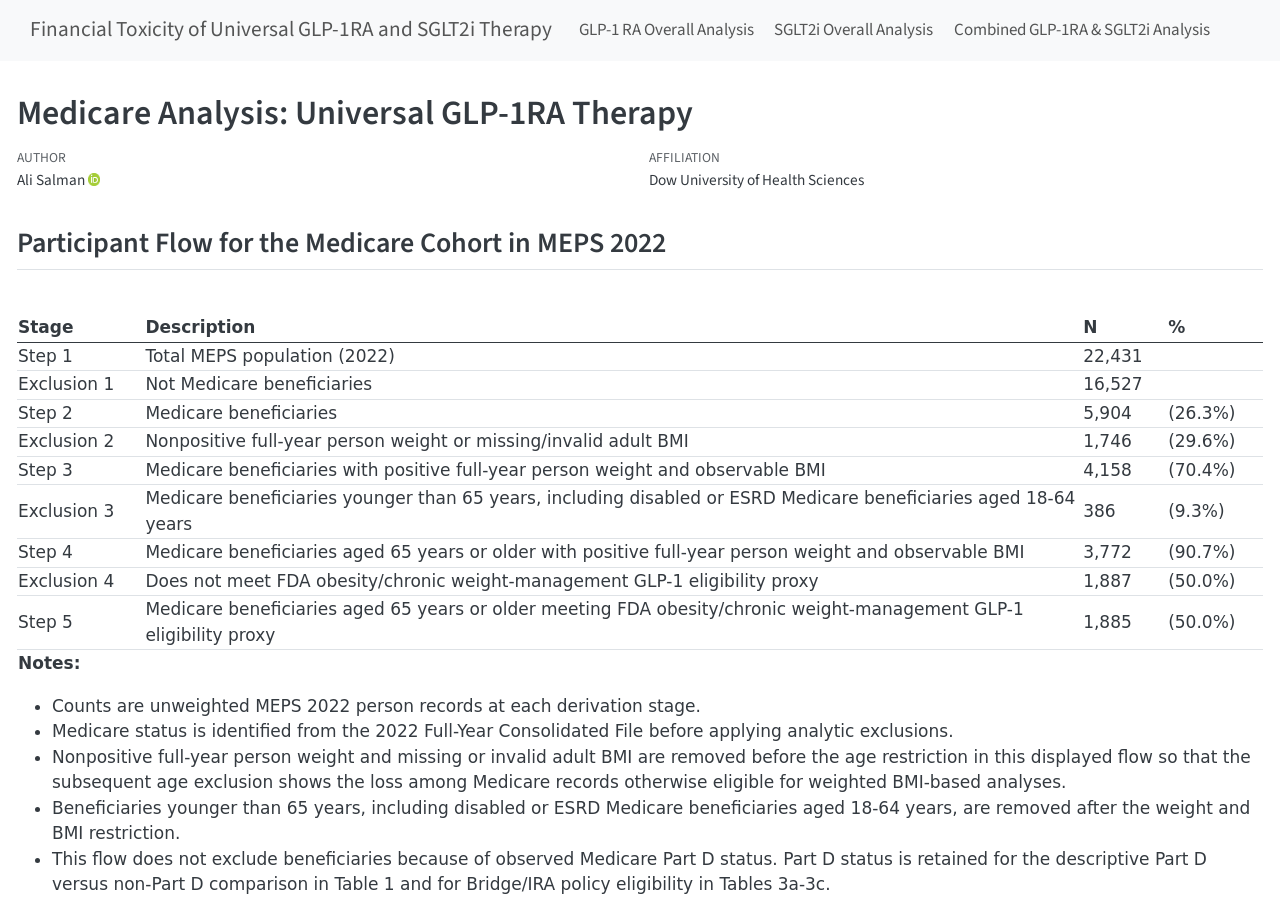
<file: docs/index.html>
<html xmlns="http://www.w3.org/1999/xhtml">
  <head>
    <title>Redirect to quarto/medicare_partd_analysis.html</title>
    <meta
      http-equiv="refresh"
      content="0;URL='quarto/medicare_partd_analysis.html'"
    />
  </head>
  <body></body>
</html>
</file>
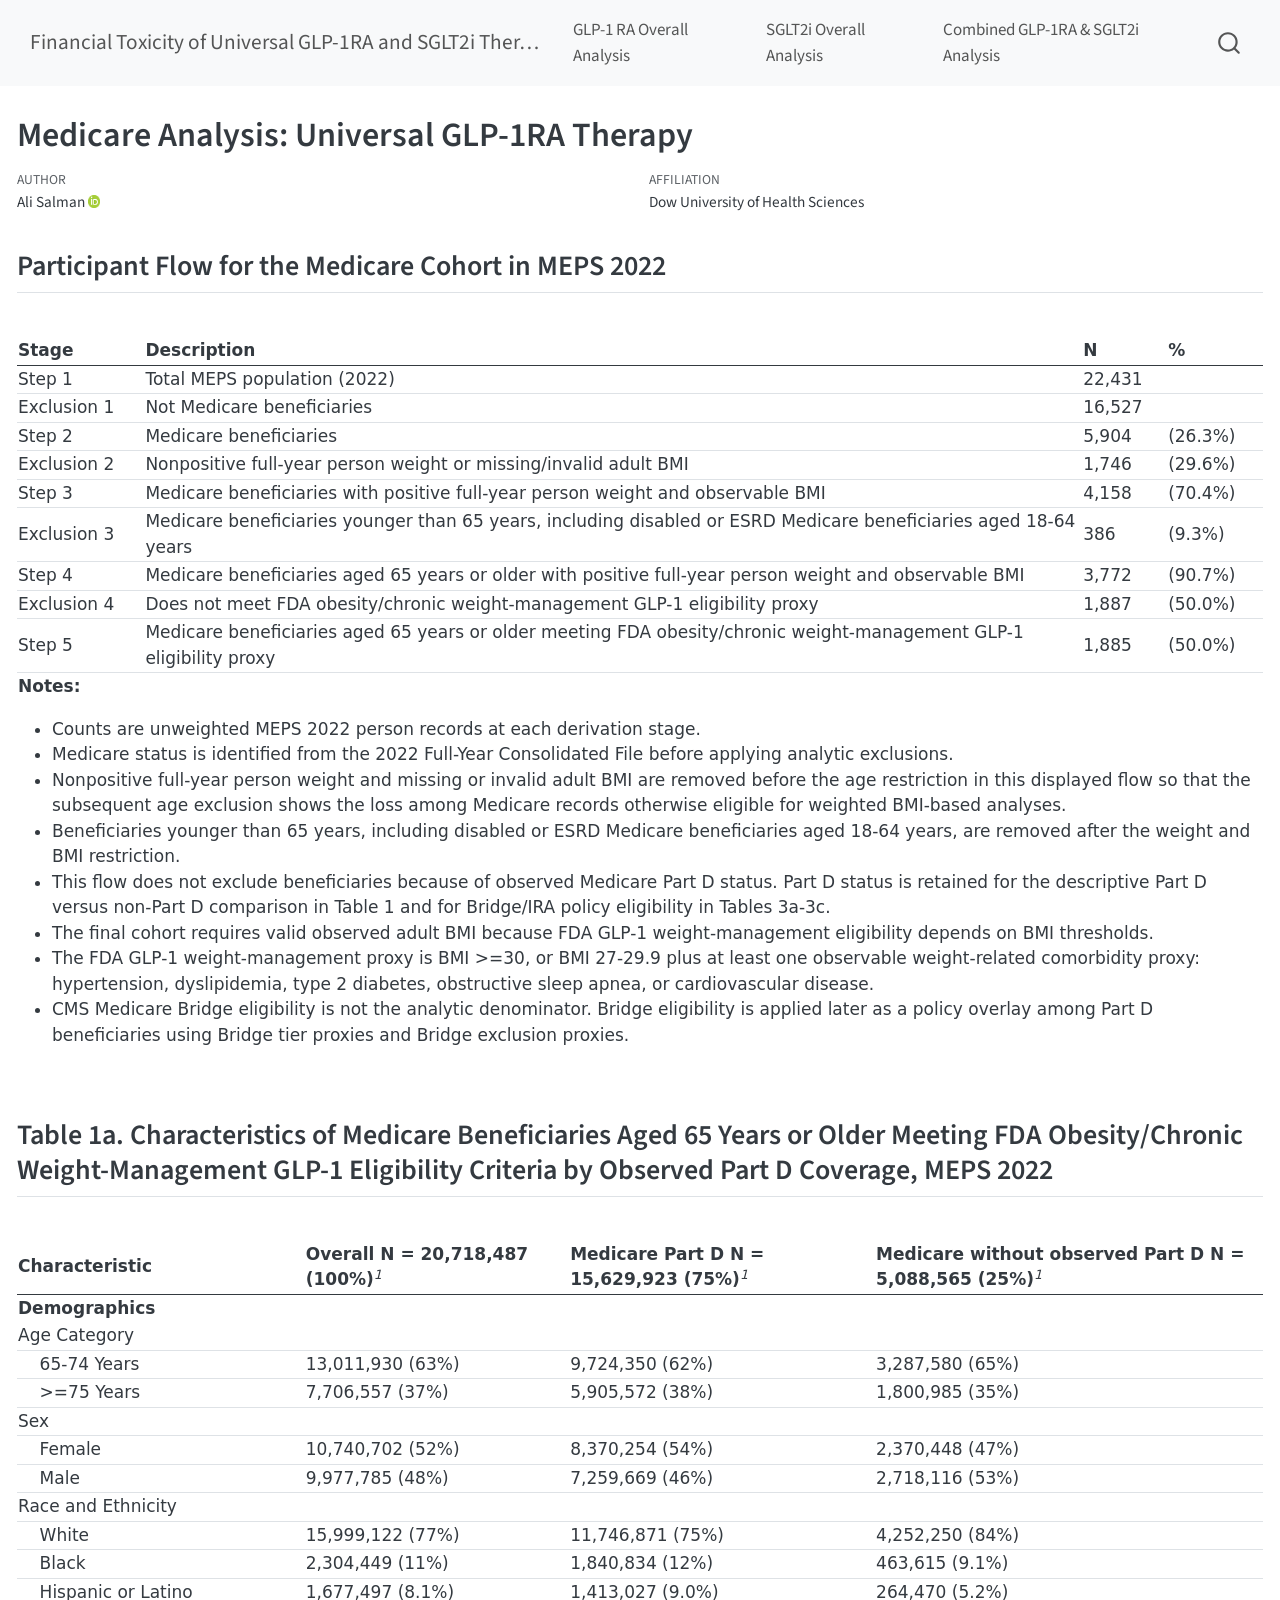
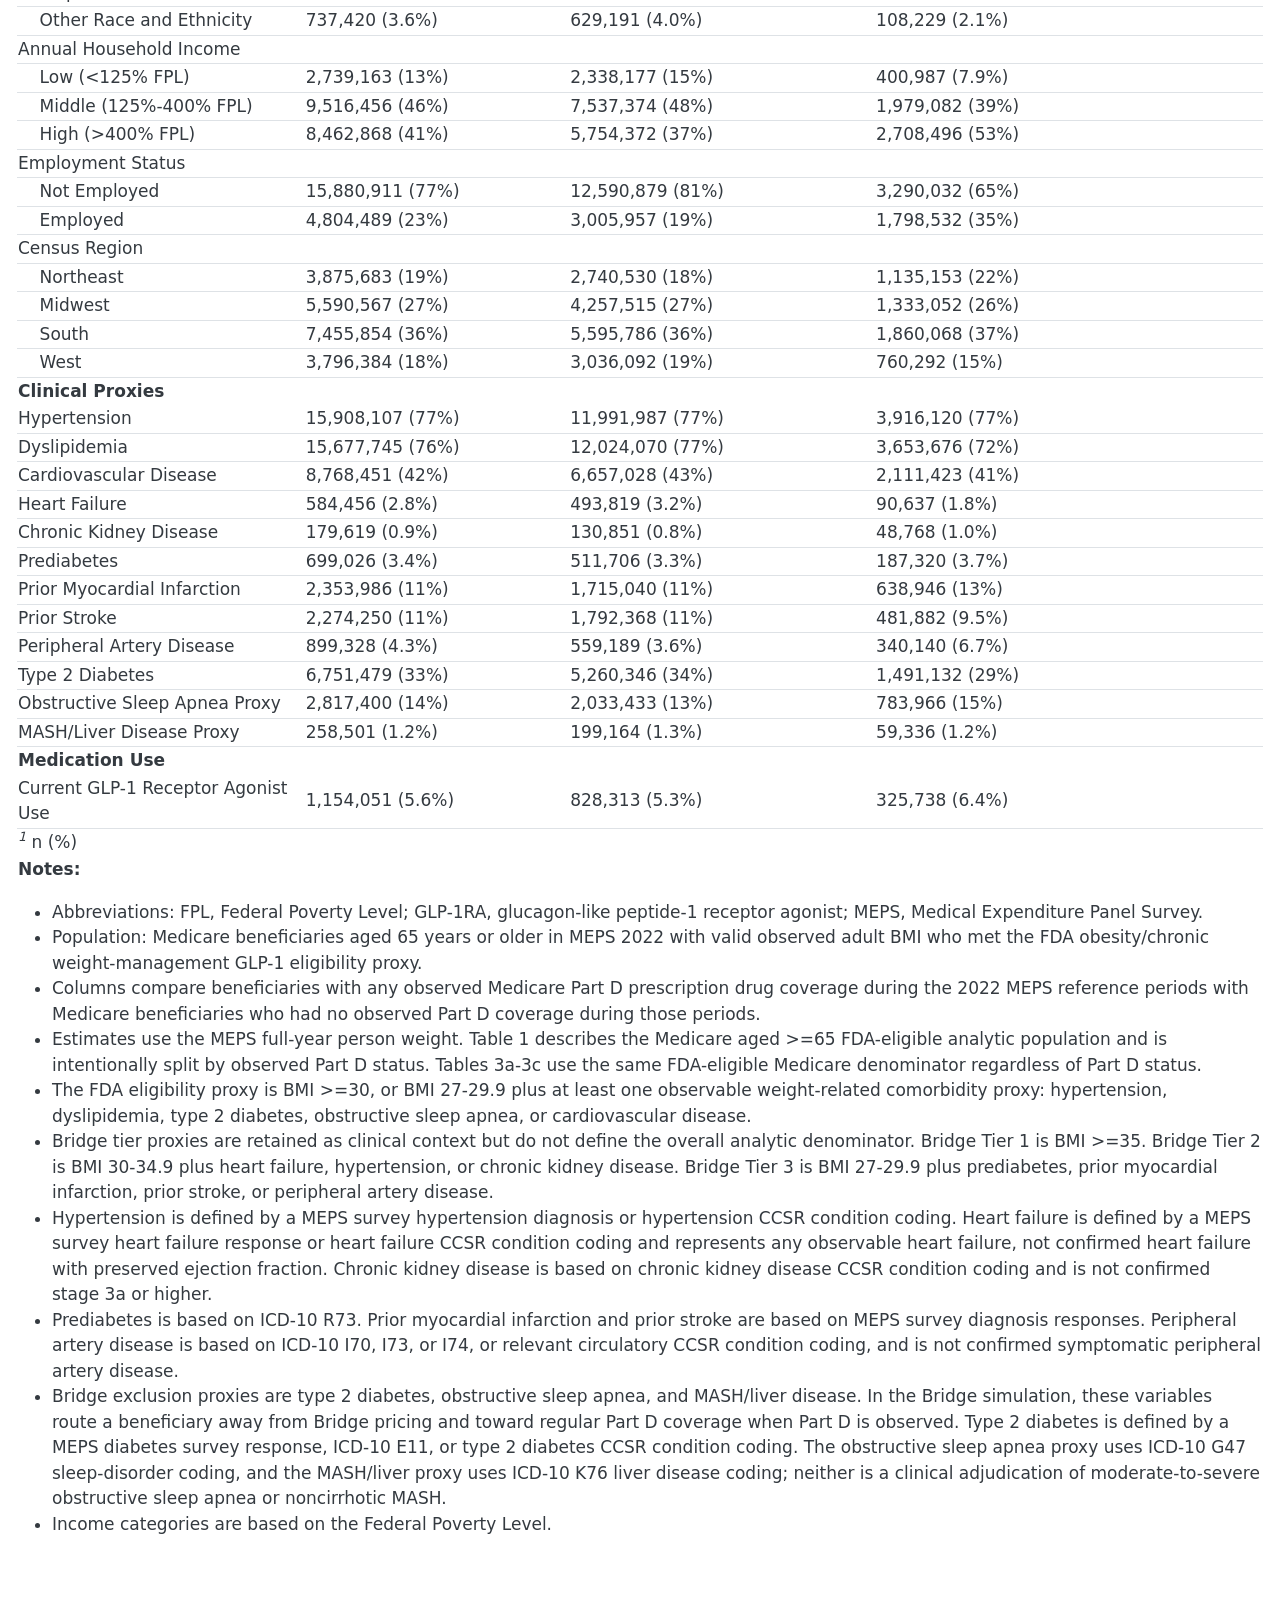
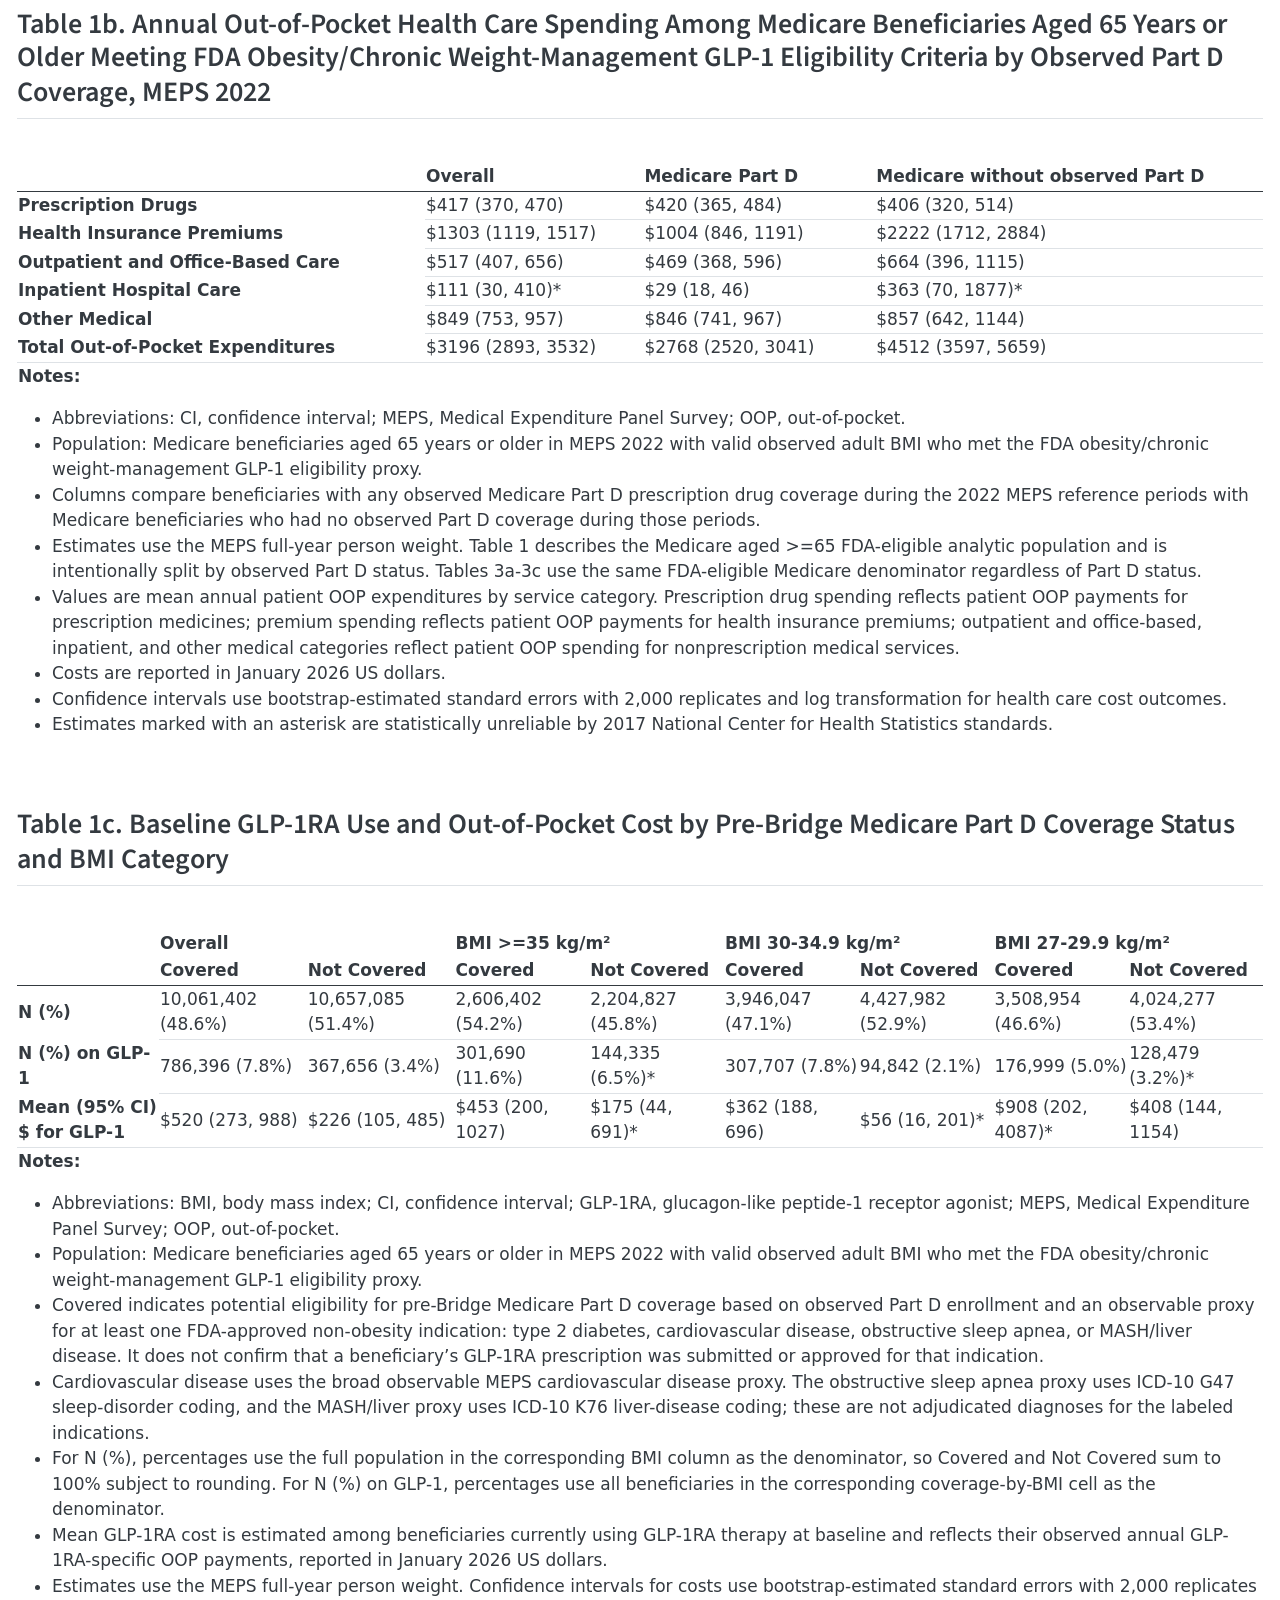
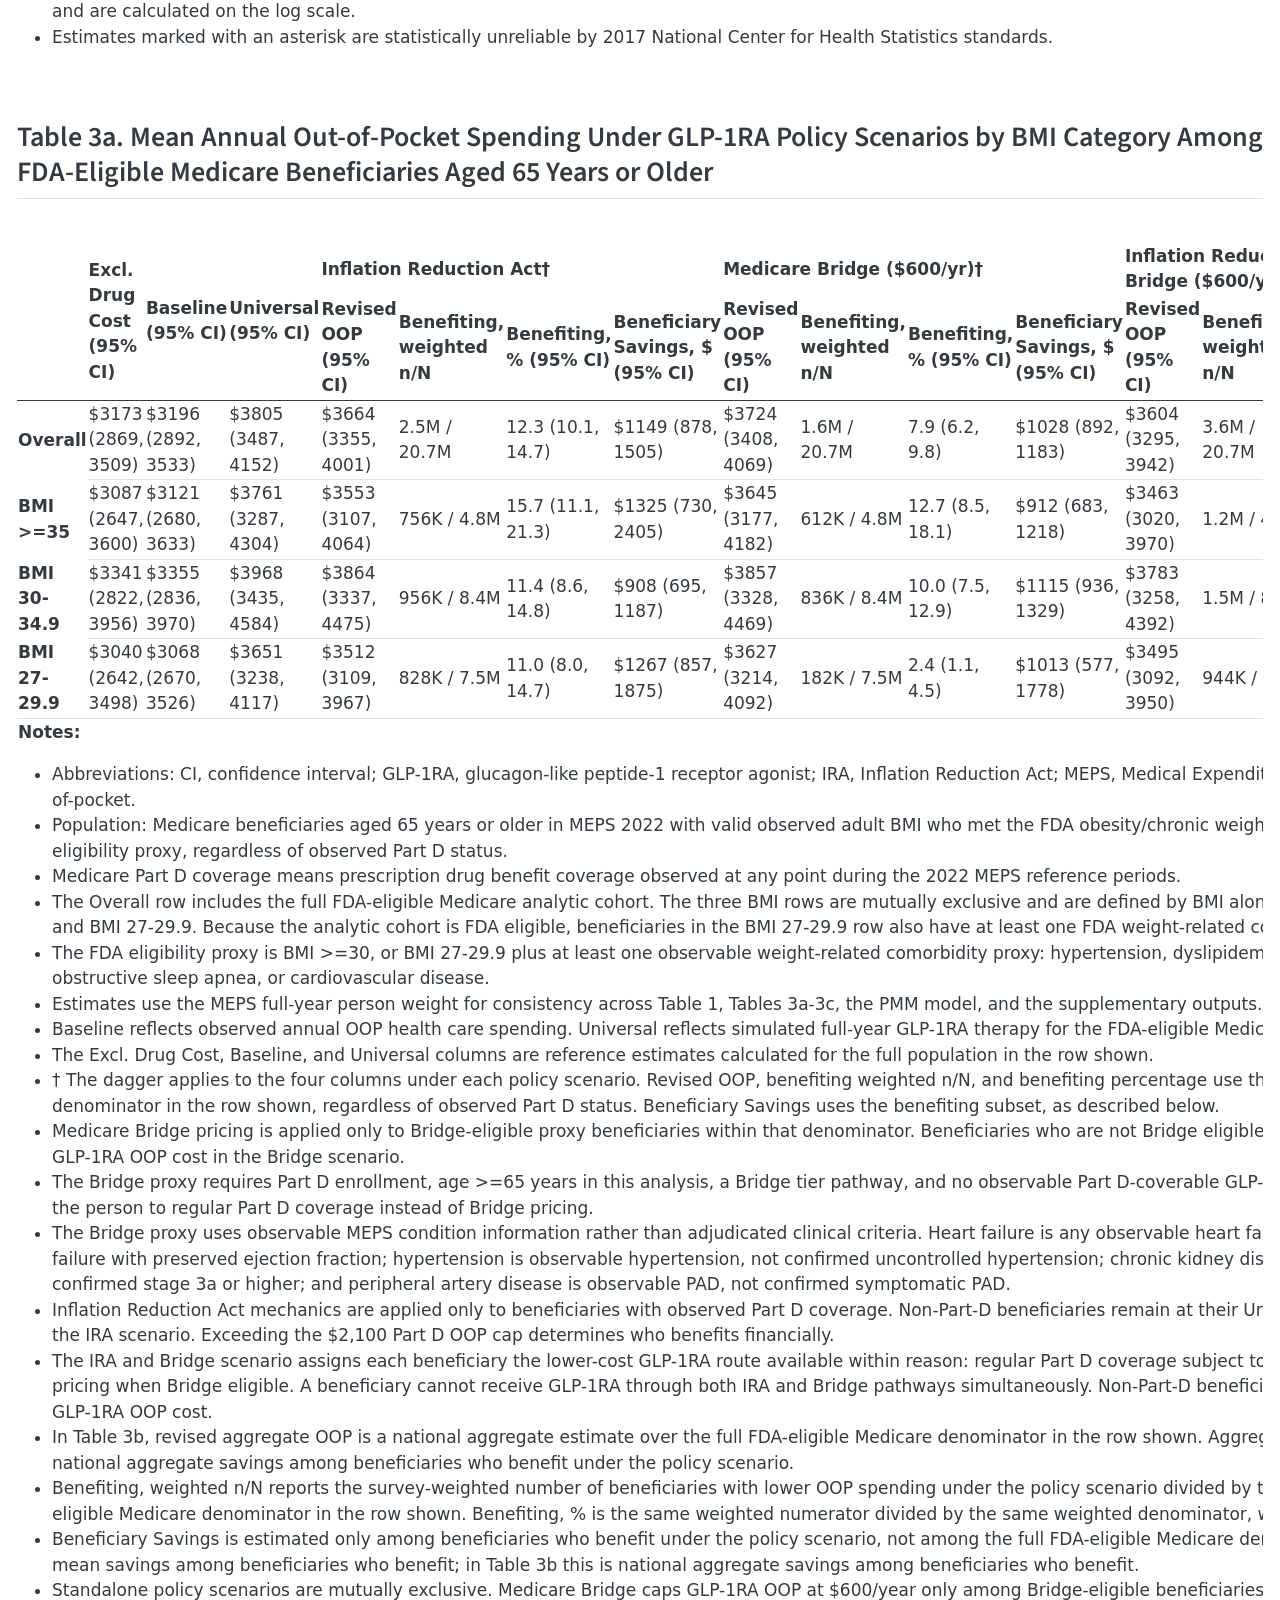
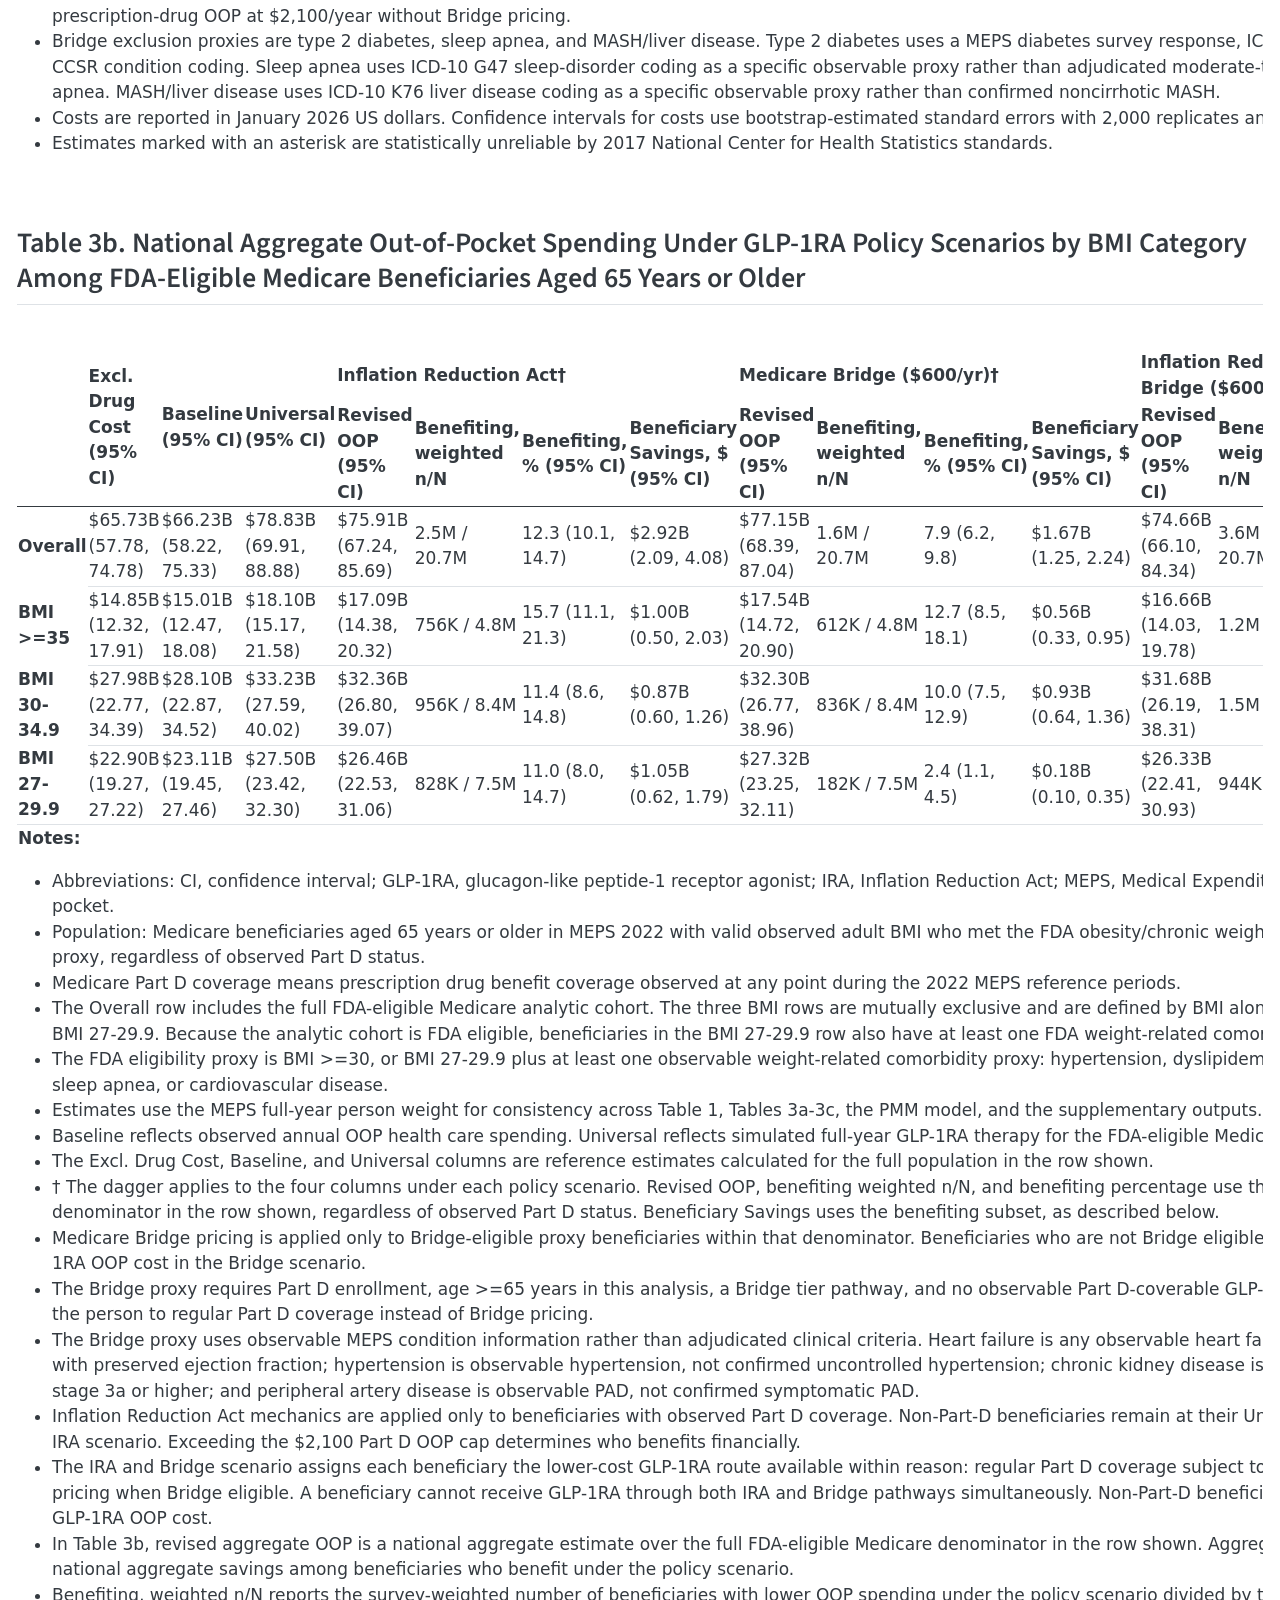
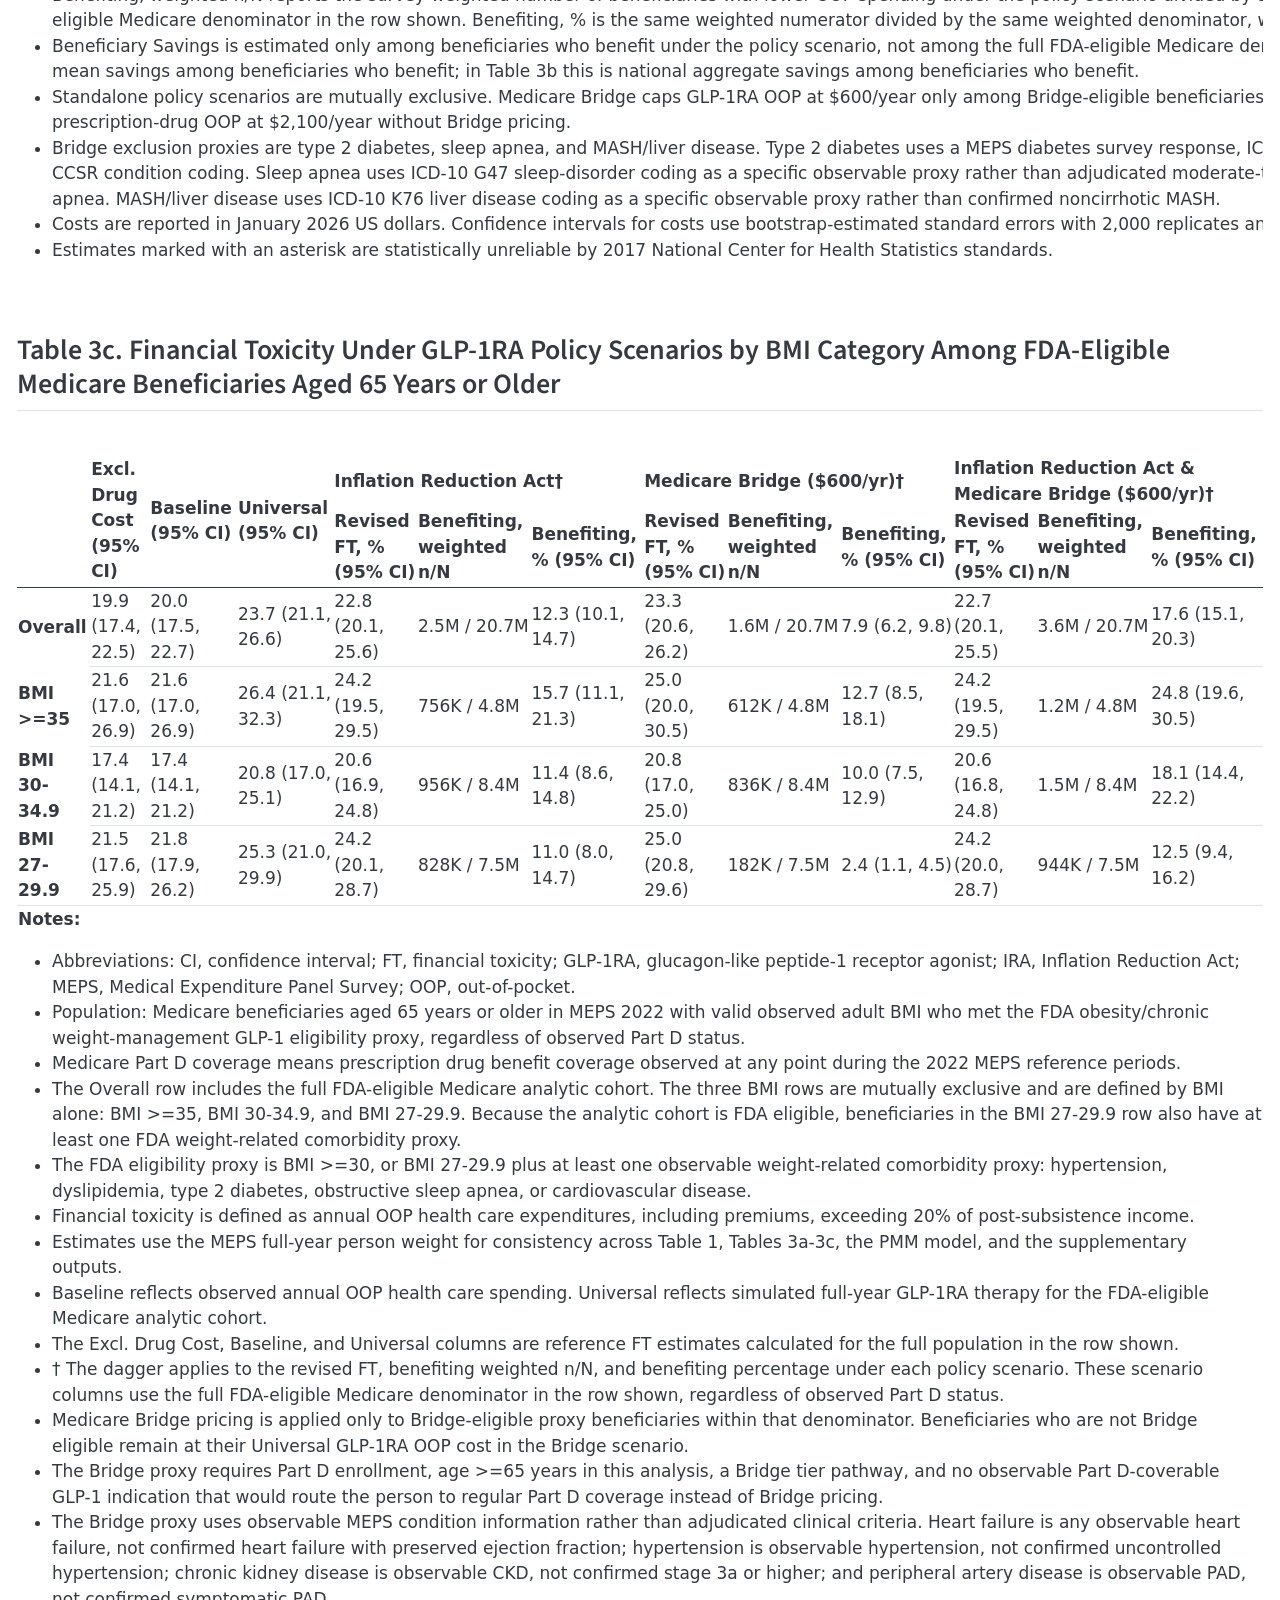
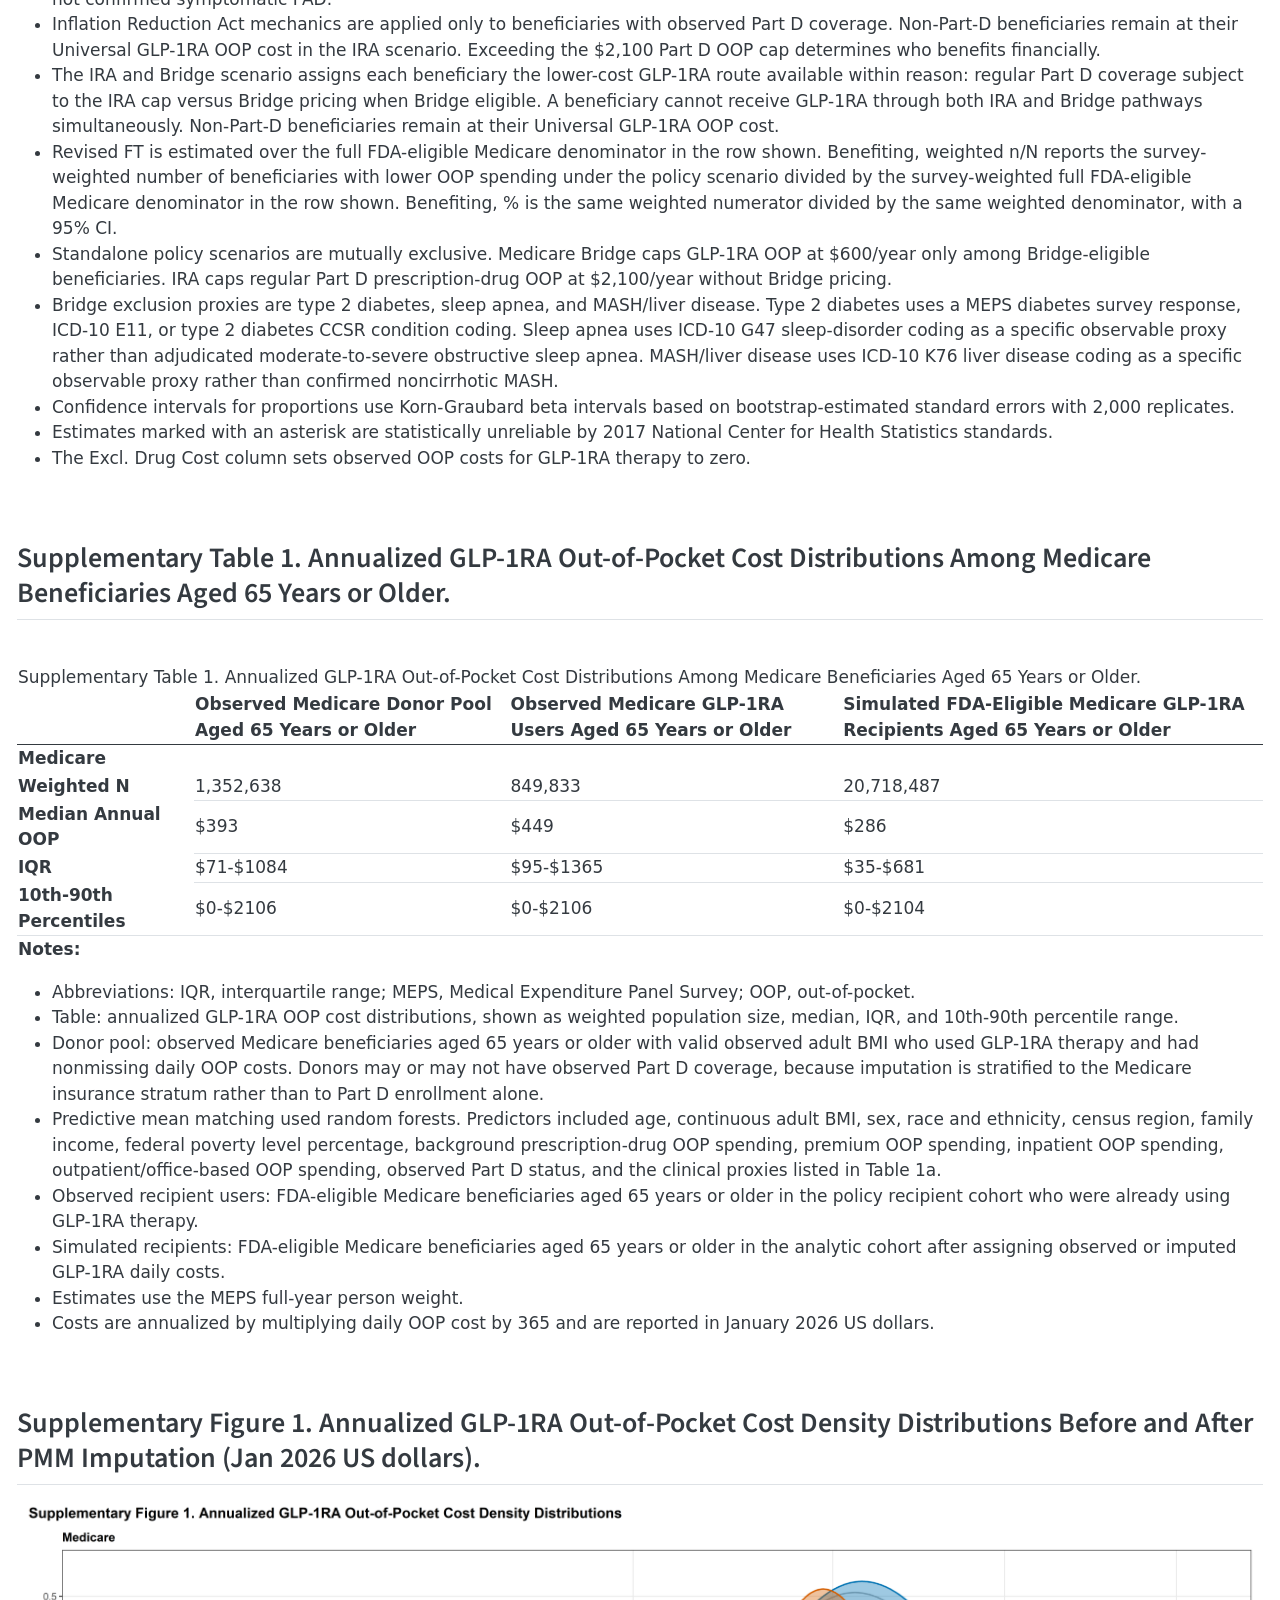
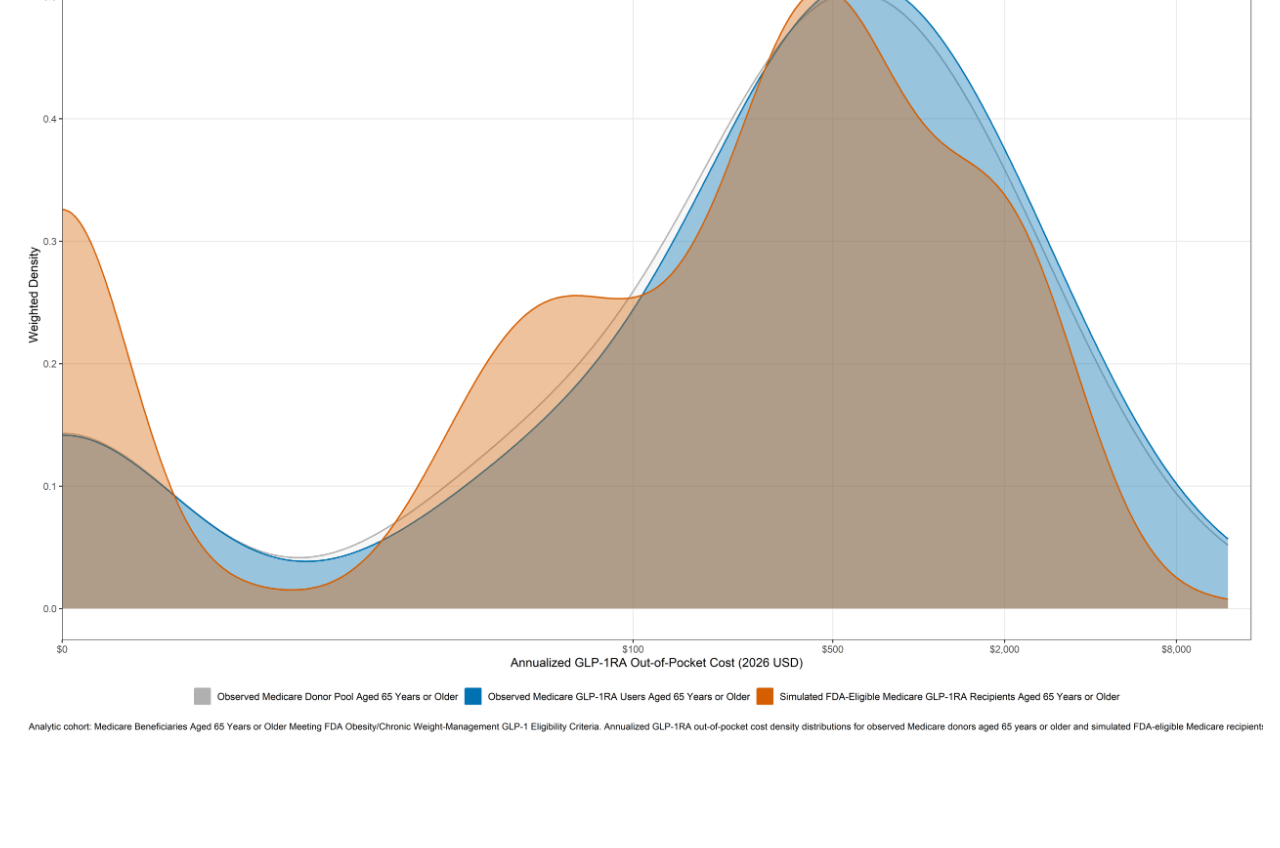
<file: docs/quarto/medicare_partd_analysis.html>
<!DOCTYPE html>
<html xmlns="http://www.w3.org/1999/xhtml" lang="en" xml:lang="en"><head>

<meta charset="utf-8">
<meta name="generator" content="quarto-1.9.38">

<meta name="viewport" content="width=device-width, initial-scale=1.0, user-scalable=yes">

<meta name="author" content="Ali Salman">

<title>Medicare Analysis: Universal GLP-1RA Therapy – Financial Toxicity of Universal GLP-1RA and SGLT2i Therapy</title>
<style>
/* Default styles provided by pandoc.
** See https://pandoc.org/MANUAL.html#variables-for-html for config info.
*/
code{white-space: pre-wrap;}
span.smallcaps{font-variant: small-caps;}
div.columns{display: flex; gap: min(4vw, 1.5em);}
div.column{flex: auto; overflow-x: auto;}
div.hanging-indent{margin-left: 1.5em; text-indent: -1.5em;}
ul.task-list{list-style: none;}
ul.task-list li input[type="checkbox"] {
  width: 0.8em;
  margin: 0 0.8em 0.2em -1em; /* quarto-specific, see https://github.com/quarto-dev/quarto-cli/issues/4556 */ 
  vertical-align: middle;
}
</style>


<script src="../site_libs/quarto-nav/quarto-nav.js"></script>
<script src="../site_libs/quarto-nav/headroom.min.js"></script>
<script src="../site_libs/clipboard/clipboard.min.js"></script>
<script src="../site_libs/quarto-search/autocomplete.umd.js"></script>
<script src="../site_libs/quarto-search/fuse.min.js"></script>
<script src="../site_libs/quarto-search/quarto-search.js"></script>
<meta name="quarto:offset" content="../">
<script src="../site_libs/quarto-html/quarto.js" type="module"></script>
<script src="../site_libs/quarto-html/tabsets/tabsets.js" type="module"></script>
<script src="../site_libs/quarto-html/popper.min.js"></script>
<script src="../site_libs/quarto-html/tippy.umd.min.js"></script>
<script src="../site_libs/quarto-html/anchor.min.js"></script>
<link href="../site_libs/quarto-html/tippy.css" rel="stylesheet">
<link href="../site_libs/quarto-html/quarto-syntax-highlighting-15634bcf2e68342d4ad2dfa704d543f6.css" rel="stylesheet" id="quarto-text-highlighting-styles">
<script src="../site_libs/bootstrap/bootstrap.min.js"></script>
<link href="../site_libs/bootstrap/bootstrap-icons.css" rel="stylesheet">
<link href="../site_libs/bootstrap/bootstrap-71246883a86ec6c6d8eb7eb0cf16fc95.min.css" rel="stylesheet" append-hash="true" id="quarto-bootstrap" data-mode="light">
<script src="../site_libs/quarto-contrib/glightbox/glightbox.min.js"></script>
<link href="../site_libs/quarto-contrib/glightbox/glightbox.min.css" rel="stylesheet">
<link href="../site_libs/quarto-contrib/glightbox/lightbox.css" rel="stylesheet">
<script id="quarto-search-options" type="application/json">{
  "location": "navbar",
  "copy-button": false,
  "collapse-after": 3,
  "panel-placement": "end",
  "type": "overlay",
  "limit": 50,
  "keyboard-shortcut": [
    "f",
    "/",
    "s"
  ],
  "show-item-context": false,
  "language": {
    "search-no-results-text": "No results",
    "search-matching-documents-text": "matching documents",
    "search-copy-link-title": "Copy link to search",
    "search-hide-matches-text": "Hide additional matches",
    "search-more-match-text": "more match in this document",
    "search-more-matches-text": "more matches in this document",
    "search-clear-button-title": "Clear",
    "search-text-placeholder": "",
    "search-detached-cancel-button-title": "Cancel",
    "search-submit-button-title": "Submit",
    "search-label": "Search"
  }
}</script>
<style>html{ scroll-behavior: smooth; }</style>


</head>

<body class="nav-fixed quarto-light">

<div id="quarto-search-results"></div>
  <header id="quarto-header" class="headroom fixed-top">
    <nav class="navbar navbar-expand-lg " data-bs-theme="dark">
      <div class="navbar-container container-fluid">
      <div class="navbar-brand-container mx-auto">
    <a class="navbar-brand" href="../index.html">
    <span class="navbar-title">Financial Toxicity of Universal GLP-1RA and SGLT2i Therapy</span>
    </a>
  </div>
            <div id="quarto-search" class="" title="Search"></div>
          <button class="navbar-toggler" type="button" data-bs-toggle="collapse" data-bs-target="#navbarCollapse" aria-controls="navbarCollapse" role="menu" aria-expanded="false" aria-label="Toggle navigation" onclick="if (window.quartoToggleHeadroom) { window.quartoToggleHeadroom(); }">
  <span class="navbar-toggler-icon"></span>
</button>
          <div class="collapse navbar-collapse" id="navbarCollapse">
            <ul class="navbar-nav navbar-nav-scroll me-auto">
  <li class="nav-item">
    <a class="nav-link" href="../quarto/index.html"> 
<span class="menu-text">GLP-1 RA Overall Analysis</span></a>
  </li>  
  <li class="nav-item">
    <a class="nav-link" href="../quarto/sglt2i_overall.html"> 
<span class="menu-text">SGLT2i Overall Analysis</span></a>
  </li>  
  <li class="nav-item">
    <a class="nav-link" href="../quarto/combined_overall.html"> 
<span class="menu-text">Combined GLP-1RA &amp; SGLT2i Analysis</span></a>
  </li>  
</ul>
          </div> <!-- /navcollapse -->
            <div class="quarto-navbar-tools">
</div>
      </div> <!-- /container-fluid -->
    </nav>
</header>
<!-- content -->
<div id="quarto-content" class="quarto-container page-columns page-rows-contents page-layout-full page-navbar">
<!-- sidebar -->
<!-- margin-sidebar -->
    <div id="quarto-margin-sidebar" class="sidebar margin-sidebar zindex-bottom">
        
    </div>
<!-- main -->
<main class="content column-page" id="quarto-document-content">

<header id="title-block-header" class="quarto-title-block default">
<div class="quarto-title">
<h1 class="title">Medicare Analysis: Universal GLP-1RA Therapy</h1>
</div>


<div class="quarto-title-meta-author column-page">
  <div class="quarto-title-meta-heading">Author</div>
  <div class="quarto-title-meta-heading">Affiliation</div>
  
    <div class="quarto-title-meta-contents">
    <p class="author">Ali Salman <a href="https://orcid.org/0009-0001-1102-226X" class="quarto-title-author-orcid"> <img src="[data-uri]"></a></p>
  </div>
  <div class="quarto-title-meta-contents">
        <p class="affiliation">
            Dow University of Health Sciences
          </p>
      </div>
  </div>

<div class="quarto-title-meta column-page">

      
  
    
  </div>
  


</header>


<div class="cell" data-layout-align="center">
<section id="participant-flow-for-the-medicare-cohort-in-meps-2022" class="level2">
<h2 class="anchored" data-anchor-id="participant-flow-for-the-medicare-cohort-in-meps-2022">Participant Flow for the Medicare Cohort in MEPS 2022</h2>
<div id="ldykcamaak" style="padding-left:0px;padding-right:0px;padding-top:10px;padding-bottom:10px;overflow-x:auto;overflow-y:auto;width:auto;height:auto;">
<p><style>#ldykcamaak table { font-family: system-ui, ‘Segoe UI’, Roboto, Helvetica, Arial, sans-serif, ‘Apple Color Emoji’, ‘Segoe UI Emoji’, ‘Segoe UI Symbol’, ‘Noto Color Emoji’; -webkit-font-smoothing: antialiased; -moz-osx-font-smoothing: grayscale; }</p>
<p>#ldykcamaak thead, #ldykcamaak tbody, #ldykcamaak tfoot, #ldykcamaak tr, #ldykcamaak td, #ldykcamaak th { border-style: none; }</p>
<p>#ldykcamaak p { margin: 0; padding: 0; }</p>
<p>#ldykcamaak .gt_table { display: table; border-collapse: collapse; line-height: normal; margin-left: auto; margin-right: auto; color: #333333; font-size: 16px; font-weight: normal; font-style: normal; background-color: #FFFFFF; width: auto; border-top-style: solid; border-top-width: 2px; border-top-color: #A8A8A8; border-right-style: none; border-right-width: 2px; border-right-color: #D3D3D3; border-bottom-style: solid; border-bottom-width: 2px; border-bottom-color: #A8A8A8; border-left-style: none; border-left-width: 2px; border-left-color: #D3D3D3; }</p>
<p>#ldykcamaak .gt_caption { padding-top: 4px; padding-bottom: 4px; }</p>
<p>#ldykcamaak .gt_title { color: #333333; font-size: 125%; font-weight: initial; padding-top: 4px; padding-bottom: 4px; padding-left: 5px; padding-right: 5px; border-bottom-color: #FFFFFF; border-bottom-width: 0; }</p>
<p>#ldykcamaak .gt_subtitle { color: #333333; font-size: 85%; font-weight: initial; padding-top: 3px; padding-bottom: 5px; padding-left: 5px; padding-right: 5px; border-top-color: #FFFFFF; border-top-width: 0; }</p>
<p>#ldykcamaak .gt_heading { background-color: #FFFFFF; text-align: center; border-bottom-color: #FFFFFF; border-left-style: none; border-left-width: 1px; border-left-color: #D3D3D3; border-right-style: none; border-right-width: 1px; border-right-color: #D3D3D3; }</p>
<p>#ldykcamaak .gt_bottom_border { border-bottom-style: solid; border-bottom-width: 2px; border-bottom-color: #D3D3D3; }</p>
<p>#ldykcamaak .gt_col_headings { border-top-style: solid; border-top-width: 2px; border-top-color: #D3D3D3; border-bottom-style: solid; border-bottom-width: 2px; border-bottom-color: #D3D3D3; border-left-style: none; border-left-width: 1px; border-left-color: #D3D3D3; border-right-style: none; border-right-width: 1px; border-right-color: #D3D3D3; }</p>
<p>#ldykcamaak .gt_col_heading { color: #333333; background-color: #FFFFFF; font-size: 100%; font-weight: normal; text-transform: inherit; border-left-style: none; border-left-width: 1px; border-left-color: #D3D3D3; border-right-style: none; border-right-width: 1px; border-right-color: #D3D3D3; vertical-align: bottom; padding-top: 5px; padding-bottom: 6px; padding-left: 5px; padding-right: 5px; overflow-x: hidden; }</p>
<p>#ldykcamaak .gt_column_spanner_outer { color: #333333; background-color: #FFFFFF; font-size: 100%; font-weight: normal; text-transform: inherit; padding-top: 0; padding-bottom: 0; padding-left: 4px; padding-right: 4px; }</p>
<p>#ldykcamaak .gt_column_spanner_outer:first-child { padding-left: 0; }</p>
<p>#ldykcamaak .gt_column_spanner_outer:last-child { padding-right: 0; }</p>
<p>#ldykcamaak .gt_column_spanner { border-bottom-style: solid; border-bottom-width: 2px; border-bottom-color: #D3D3D3; vertical-align: bottom; padding-top: 5px; padding-bottom: 5px; overflow-x: hidden; display: inline-block; width: 100%; }</p>
<p>#ldykcamaak .gt_spanner_row { border-bottom-style: hidden; }</p>
<p>#ldykcamaak .gt_group_heading { padding-top: 8px; padding-bottom: 8px; padding-left: 5px; padding-right: 5px; color: #333333; background-color: #FFFFFF; font-size: 100%; font-weight: initial; text-transform: inherit; border-top-style: solid; border-top-width: 2px; border-top-color: #D3D3D3; border-bottom-style: solid; border-bottom-width: 2px; border-bottom-color: #D3D3D3; border-left-style: none; border-left-width: 1px; border-left-color: #D3D3D3; border-right-style: none; border-right-width: 1px; border-right-color: #D3D3D3; vertical-align: middle; text-align: left; }</p>
<p>#ldykcamaak .gt_empty_group_heading { padding: 0.5px; color: #333333; background-color: #FFFFFF; font-size: 100%; font-weight: initial; border-top-style: solid; border-top-width: 2px; border-top-color: #D3D3D3; border-bottom-style: solid; border-bottom-width: 2px; border-bottom-color: #D3D3D3; vertical-align: middle; }</p>
<p>#ldykcamaak .gt_from_md &gt; :first-child { margin-top: 0; }</p>
<p>#ldykcamaak .gt_from_md &gt; :last-child { margin-bottom: 0; }</p>
<p>#ldykcamaak .gt_row { padding-top: 8px; padding-bottom: 8px; padding-left: 5px; padding-right: 5px; margin: 10px; border-top-style: solid; border-top-width: 1px; border-top-color: #D3D3D3; border-left-style: none; border-left-width: 1px; border-left-color: #D3D3D3; border-right-style: none; border-right-width: 1px; border-right-color: #D3D3D3; vertical-align: middle; overflow-x: hidden; }</p>
<p>#ldykcamaak .gt_stub { color: #333333; background-color: #FFFFFF; font-size: 100%; font-weight: initial; text-transform: inherit; border-right-style: solid; border-right-width: 2px; border-right-color: #D3D3D3; padding-left: 5px; padding-right: 5px; }</p>
<p>#ldykcamaak .gt_stub_row_group { color: #333333; background-color: #FFFFFF; font-size: 100%; font-weight: initial; text-transform: inherit; border-right-style: solid; border-right-width: 2px; border-right-color: #D3D3D3; padding-left: 5px; padding-right: 5px; vertical-align: top; }</p>
<p>#ldykcamaak .gt_row_group_first td { border-top-width: 2px; }</p>
<p>#ldykcamaak .gt_row_group_first th { border-top-width: 2px; }</p>
<p>#ldykcamaak .gt_summary_row { color: #333333; background-color: #FFFFFF; text-transform: inherit; padding-top: 8px; padding-bottom: 8px; padding-left: 5px; padding-right: 5px; }</p>
<p>#ldykcamaak .gt_first_summary_row { border-top-style: solid; border-top-color: #D3D3D3; }</p>
<p>#ldykcamaak .gt_first_summary_row.thick { border-top-width: 2px; }</p>
<p>#ldykcamaak .gt_last_summary_row { padding-top: 8px; padding-bottom: 8px; padding-left: 5px; padding-right: 5px; border-bottom-style: solid; border-bottom-width: 2px; border-bottom-color: #D3D3D3; }</p>
<p>#ldykcamaak .gt_grand_summary_row { color: #333333; background-color: #FFFFFF; text-transform: inherit; padding-top: 8px; padding-bottom: 8px; padding-left: 5px; padding-right: 5px; }</p>
<p>#ldykcamaak .gt_first_grand_summary_row { padding-top: 8px; padding-bottom: 8px; padding-left: 5px; padding-right: 5px; border-top-style: double; border-top-width: 6px; border-top-color: #D3D3D3; }</p>
<p>#ldykcamaak .gt_last_grand_summary_row_top { padding-top: 8px; padding-bottom: 8px; padding-left: 5px; padding-right: 5px; border-bottom-style: double; border-bottom-width: 6px; border-bottom-color: #D3D3D3; }</p>
<p>#ldykcamaak .gt_striped { background-color: rgba(128, 128, 128, 0.05); }</p>
<p>#ldykcamaak .gt_table_body { border-top-style: solid; border-top-width: 2px; border-top-color: #D3D3D3; border-bottom-style: solid; border-bottom-width: 2px; border-bottom-color: #D3D3D3; }</p>
<p>#ldykcamaak .gt_footnotes { color: #333333; background-color: #FFFFFF; border-bottom-style: none; border-bottom-width: 2px; border-bottom-color: #D3D3D3; border-left-style: none; border-left-width: 2px; border-left-color: #D3D3D3; border-right-style: none; border-right-width: 2px; border-right-color: #D3D3D3; }</p>
<p>#ldykcamaak .gt_footnote { margin: 0px; font-size: 90%; padding-top: 4px; padding-bottom: 4px; padding-left: 5px; padding-right: 5px; }</p>
<p>#ldykcamaak .gt_sourcenotes { color: #333333; background-color: #FFFFFF; border-bottom-style: none; border-bottom-width: 2px; border-bottom-color: #D3D3D3; border-left-style: none; border-left-width: 2px; border-left-color: #D3D3D3; border-right-style: none; border-right-width: 2px; border-right-color: #D3D3D3; }</p>
<p>#ldykcamaak .gt_sourcenote { font-size: 90%; padding-top: 4px; padding-bottom: 4px; padding-left: 5px; padding-right: 5px; }</p>
<p>#ldykcamaak .gt_left { text-align: left; }</p>
<p>#ldykcamaak .gt_center { text-align: center; }</p>
<p>#ldykcamaak .gt_right { text-align: right; font-variant-numeric: tabular-nums; }</p>
<p>#ldykcamaak .gt_font_normal { font-weight: normal; }</p>
<p>#ldykcamaak .gt_font_bold { font-weight: bold; }</p>
<p>#ldykcamaak .gt_font_italic { font-style: italic; }</p>
<p>#ldykcamaak .gt_super { font-size: 65%; }</p>
<p>#ldykcamaak .gt_footnote_marks { font-size: 75%; vertical-align: 0.4em; position: initial; }</p>
<p>#ldykcamaak .gt_asterisk { font-size: 100%; vertical-align: 0; }</p>
<p>#ldykcamaak .gt_indent_1 { text-indent: 5px; }</p>
<p>#ldykcamaak .gt_indent_2 { text-indent: 10px; }</p>
<p>#ldykcamaak .gt_indent_3 { text-indent: 15px; }</p>
<p>#ldykcamaak .gt_indent_4 { text-indent: 20px; }</p>
<p>#ldykcamaak .gt_indent_5 { text-indent: 25px; }</p>
<p>#ldykcamaak .katex-display { display: inline-flex !important; margin-bottom: 0.75em !important; }</p>
#ldykcamaak div.Reactable &gt; div.rt-table &gt; div.rt-thead &gt; div.rt-tr.rt-tr-group-header &gt; div.rt-th-group:after { height: 0px !important; } </style>
</p><table class="gt_table" data-quarto-disable-processing="false" data-quarto-bootstrap="false">
<thead>
<tr class="gt_col_headings">
<th class="gt_col_heading gt_columns_bottom_border gt_left" rowspan="1" colspan="1" scope="col" id="Stage">
Stage
</th>
<th class="gt_col_heading gt_columns_bottom_border gt_left" rowspan="1" colspan="1" scope="col" id="Description">
Description
</th>
<th class="gt_col_heading gt_columns_bottom_border gt_right" rowspan="1" colspan="1" scope="col" id="N">
N
</th>
<th class="gt_col_heading gt_columns_bottom_border gt_right" rowspan="1" colspan="1" scope="col" id="a%">
%
</th>
</tr>
</thead>
<tbody class="gt_table_body">
<tr>
<td headers="Stage" class="gt_row gt_left">
Step 1
</td>
<td headers="Description" class="gt_row gt_left">
Total MEPS population (2022)
</td>
<td headers="N" class="gt_row gt_right">
22,431
</td>
<td headers="%" class="gt_row gt_right">
</td>
</tr>
<tr>
<td headers="Stage" class="gt_row gt_left">
Exclusion 1
</td>
<td headers="Description" class="gt_row gt_left">
Not Medicare beneficiaries
</td>
<td headers="N" class="gt_row gt_right">
16,527
</td>
<td headers="%" class="gt_row gt_right">
</td>
</tr>
<tr>
<td headers="Stage" class="gt_row gt_left">
Step 2
</td>
<td headers="Description" class="gt_row gt_left">
Medicare beneficiaries
</td>
<td headers="N" class="gt_row gt_right">
5,904
</td>
<td headers="%" class="gt_row gt_right">
(26.3%)
</td>
</tr>
<tr>
<td headers="Stage" class="gt_row gt_left">
Exclusion 2
</td>
<td headers="Description" class="gt_row gt_left">
Nonpositive full-year person weight or missing/invalid adult BMI
</td>
<td headers="N" class="gt_row gt_right">
1,746
</td>
<td headers="%" class="gt_row gt_right">
(29.6%)
</td>
</tr>
<tr>
<td headers="Stage" class="gt_row gt_left">
Step 3
</td>
<td headers="Description" class="gt_row gt_left">
Medicare beneficiaries with positive full-year person weight and observable BMI
</td>
<td headers="N" class="gt_row gt_right">
4,158
</td>
<td headers="%" class="gt_row gt_right">
(70.4%)
</td>
</tr>
<tr>
<td headers="Stage" class="gt_row gt_left">
Exclusion 3
</td>
<td headers="Description" class="gt_row gt_left">
Medicare beneficiaries younger than 65 years, including disabled or ESRD Medicare beneficiaries aged 18-64 years
</td>
<td headers="N" class="gt_row gt_right">
386
</td>
<td headers="%" class="gt_row gt_right">
(9.3%)
</td>
</tr>
<tr>
<td headers="Stage" class="gt_row gt_left">
Step 4
</td>
<td headers="Description" class="gt_row gt_left">
Medicare beneficiaries aged 65 years or older with positive full-year person weight and observable BMI
</td>
<td headers="N" class="gt_row gt_right">
3,772
</td>
<td headers="%" class="gt_row gt_right">
(90.7%)
</td>
</tr>
<tr>
<td headers="Stage" class="gt_row gt_left">
Exclusion 4
</td>
<td headers="Description" class="gt_row gt_left">
Does not meet FDA obesity/chronic weight-management GLP-1 eligibility proxy
</td>
<td headers="N" class="gt_row gt_right">
1,887
</td>
<td headers="%" class="gt_row gt_right">
(50.0%)
</td>
</tr>
<tr>
<td headers="Stage" class="gt_row gt_left">
Step 5
</td>
<td headers="Description" class="gt_row gt_left">
Medicare beneficiaries aged 65 years or older meeting FDA obesity/chronic weight-management GLP-1 eligibility proxy
</td>
<td headers="N" class="gt_row gt_right">
1,885
</td>
<td headers="%" class="gt_row gt_right">
(50.0%)
</td>
</tr>
</tbody>
<tfoot>
<tr class="gt_sourcenotes">
<td class="gt_sourcenote" colspan="4">
<span data-qmd-base64="[base64]"><span class="gt_from_md"><strong>Notes:</strong>
<p></p>
<ul>
<li>
Counts are unweighted MEPS 2022 person records at each derivation stage.
</li>
<li>
Medicare status is identified from the 2022 Full-Year Consolidated File before applying analytic exclusions.
</li>
<li>
Nonpositive full-year person weight and missing or invalid adult BMI are removed before the age restriction in this displayed flow so that the subsequent age exclusion shows the loss among Medicare records otherwise eligible for weighted BMI-based analyses.
</li>
<li>
Beneficiaries younger than 65 years, including disabled or ESRD Medicare beneficiaries aged 18-64 years, are removed after the weight and BMI restriction.
</li>
<li>
This flow does not exclude beneficiaries because of observed Medicare Part D status. Part D status is retained for the descriptive Part D versus non-Part D comparison in Table 1 and for Bridge/IRA policy eligibility in Tables 3a-3c.
</li>
<li>
The final cohort requires valid observed adult BMI because FDA GLP-1 weight-management eligibility depends on BMI thresholds.
</li>
<li>
The FDA GLP-1 weight-management proxy is BMI &gt;=30, or BMI 27-29.9 plus at least one observable weight-related comorbidity proxy: hypertension, dyslipidemia, type 2 diabetes, obstructive sleep apnea, or cardiovascular disease.
</li>
<li>
CMS Medicare Bridge eligibility is not the analytic denominator. Bridge eligibility is applied later as a policy overlay among Part D beneficiaries using Bridge tier proxies and Bridge exclusion proxies.
</li>
</ul>
</span></span>
</td>
</tr>
</tfoot>
</table>
</div>
</section>
<section id="table-1a.-characteristics-of-medicare-beneficiaries-aged-65-years-or-older-meeting-fda-obesitychronic-weight-management-glp-1-eligibility-criteria-by-observed-part-d-coverage-meps-2022" class="level2">
<h2 class="anchored" data-anchor-id="table-1a.-characteristics-of-medicare-beneficiaries-aged-65-years-or-older-meeting-fda-obesitychronic-weight-management-glp-1-eligibility-criteria-by-observed-part-d-coverage-meps-2022">Table 1a. Characteristics of Medicare Beneficiaries Aged 65 Years or Older Meeting FDA Obesity/Chronic Weight-Management GLP-1 Eligibility Criteria by Observed Part D Coverage, MEPS 2022</h2>
<div id="dfdbrtrfjx" style="padding-left:0px;padding-right:0px;padding-top:10px;padding-bottom:10px;overflow-x:auto;overflow-y:auto;width:auto;height:auto;">
<p><style>#dfdbrtrfjx table { font-family: system-ui, ‘Segoe UI’, Roboto, Helvetica, Arial, sans-serif, ‘Apple Color Emoji’, ‘Segoe UI Emoji’, ‘Segoe UI Symbol’, ‘Noto Color Emoji’; -webkit-font-smoothing: antialiased; -moz-osx-font-smoothing: grayscale; }</p>
<p>#dfdbrtrfjx thead, #dfdbrtrfjx tbody, #dfdbrtrfjx tfoot, #dfdbrtrfjx tr, #dfdbrtrfjx td, #dfdbrtrfjx th { border-style: none; }</p>
<p>#dfdbrtrfjx p { margin: 0; padding: 0; }</p>
<p>#dfdbrtrfjx .gt_table { display: table; border-collapse: collapse; line-height: normal; margin-left: auto; margin-right: auto; color: #333333; font-size: 16px; font-weight: normal; font-style: normal; background-color: #FFFFFF; width: auto; border-top-style: solid; border-top-width: 2px; border-top-color: #A8A8A8; border-right-style: none; border-right-width: 2px; border-right-color: #D3D3D3; border-bottom-style: solid; border-bottom-width: 2px; border-bottom-color: #A8A8A8; border-left-style: none; border-left-width: 2px; border-left-color: #D3D3D3; }</p>
<p>#dfdbrtrfjx .gt_caption { padding-top: 4px; padding-bottom: 4px; }</p>
<p>#dfdbrtrfjx .gt_title { color: #333333; font-size: 125%; font-weight: initial; padding-top: 4px; padding-bottom: 4px; padding-left: 5px; padding-right: 5px; border-bottom-color: #FFFFFF; border-bottom-width: 0; }</p>
<p>#dfdbrtrfjx .gt_subtitle { color: #333333; font-size: 85%; font-weight: initial; padding-top: 3px; padding-bottom: 5px; padding-left: 5px; padding-right: 5px; border-top-color: #FFFFFF; border-top-width: 0; }</p>
<p>#dfdbrtrfjx .gt_heading { background-color: #FFFFFF; text-align: center; border-bottom-color: #FFFFFF; border-left-style: none; border-left-width: 1px; border-left-color: #D3D3D3; border-right-style: none; border-right-width: 1px; border-right-color: #D3D3D3; }</p>
<p>#dfdbrtrfjx .gt_bottom_border { border-bottom-style: solid; border-bottom-width: 2px; border-bottom-color: #D3D3D3; }</p>
<p>#dfdbrtrfjx .gt_col_headings { border-top-style: solid; border-top-width: 2px; border-top-color: #D3D3D3; border-bottom-style: solid; border-bottom-width: 2px; border-bottom-color: #D3D3D3; border-left-style: none; border-left-width: 1px; border-left-color: #D3D3D3; border-right-style: none; border-right-width: 1px; border-right-color: #D3D3D3; }</p>
<p>#dfdbrtrfjx .gt_col_heading { color: #333333; background-color: #FFFFFF; font-size: 100%; font-weight: normal; text-transform: inherit; border-left-style: none; border-left-width: 1px; border-left-color: #D3D3D3; border-right-style: none; border-right-width: 1px; border-right-color: #D3D3D3; vertical-align: bottom; padding-top: 5px; padding-bottom: 6px; padding-left: 5px; padding-right: 5px; overflow-x: hidden; }</p>
<p>#dfdbrtrfjx .gt_column_spanner_outer { color: #333333; background-color: #FFFFFF; font-size: 100%; font-weight: normal; text-transform: inherit; padding-top: 0; padding-bottom: 0; padding-left: 4px; padding-right: 4px; }</p>
<p>#dfdbrtrfjx .gt_column_spanner_outer:first-child { padding-left: 0; }</p>
<p>#dfdbrtrfjx .gt_column_spanner_outer:last-child { padding-right: 0; }</p>
<p>#dfdbrtrfjx .gt_column_spanner { border-bottom-style: solid; border-bottom-width: 2px; border-bottom-color: #D3D3D3; vertical-align: bottom; padding-top: 5px; padding-bottom: 5px; overflow-x: hidden; display: inline-block; width: 100%; }</p>
<p>#dfdbrtrfjx .gt_spanner_row { border-bottom-style: hidden; }</p>
<p>#dfdbrtrfjx .gt_group_heading { padding-top: 8px; padding-bottom: 8px; padding-left: 5px; padding-right: 5px; color: #333333; background-color: #FFFFFF; font-size: 100%; font-weight: initial; text-transform: inherit; border-top-style: solid; border-top-width: 2px; border-top-color: #D3D3D3; border-bottom-style: solid; border-bottom-width: 2px; border-bottom-color: #D3D3D3; border-left-style: none; border-left-width: 1px; border-left-color: #D3D3D3; border-right-style: none; border-right-width: 1px; border-right-color: #D3D3D3; vertical-align: middle; text-align: left; }</p>
<p>#dfdbrtrfjx .gt_empty_group_heading { padding: 0.5px; color: #333333; background-color: #FFFFFF; font-size: 100%; font-weight: initial; border-top-style: solid; border-top-width: 2px; border-top-color: #D3D3D3; border-bottom-style: solid; border-bottom-width: 2px; border-bottom-color: #D3D3D3; vertical-align: middle; }</p>
<p>#dfdbrtrfjx .gt_from_md &gt; :first-child { margin-top: 0; }</p>
<p>#dfdbrtrfjx .gt_from_md &gt; :last-child { margin-bottom: 0; }</p>
<p>#dfdbrtrfjx .gt_row { padding-top: 8px; padding-bottom: 8px; padding-left: 5px; padding-right: 5px; margin: 10px; border-top-style: solid; border-top-width: 1px; border-top-color: #D3D3D3; border-left-style: none; border-left-width: 1px; border-left-color: #D3D3D3; border-right-style: none; border-right-width: 1px; border-right-color: #D3D3D3; vertical-align: middle; overflow-x: hidden; }</p>
<p>#dfdbrtrfjx .gt_stub { color: #333333; background-color: #FFFFFF; font-size: 100%; font-weight: initial; text-transform: inherit; border-right-style: solid; border-right-width: 2px; border-right-color: #D3D3D3; padding-left: 5px; padding-right: 5px; }</p>
<p>#dfdbrtrfjx .gt_stub_row_group { color: #333333; background-color: #FFFFFF; font-size: 100%; font-weight: initial; text-transform: inherit; border-right-style: solid; border-right-width: 2px; border-right-color: #D3D3D3; padding-left: 5px; padding-right: 5px; vertical-align: top; }</p>
<p>#dfdbrtrfjx .gt_row_group_first td { border-top-width: 2px; }</p>
<p>#dfdbrtrfjx .gt_row_group_first th { border-top-width: 2px; }</p>
<p>#dfdbrtrfjx .gt_summary_row { color: #333333; background-color: #FFFFFF; text-transform: inherit; padding-top: 8px; padding-bottom: 8px; padding-left: 5px; padding-right: 5px; }</p>
<p>#dfdbrtrfjx .gt_first_summary_row { border-top-style: solid; border-top-color: #D3D3D3; }</p>
<p>#dfdbrtrfjx .gt_first_summary_row.thick { border-top-width: 2px; }</p>
<p>#dfdbrtrfjx .gt_last_summary_row { padding-top: 8px; padding-bottom: 8px; padding-left: 5px; padding-right: 5px; border-bottom-style: solid; border-bottom-width: 2px; border-bottom-color: #D3D3D3; }</p>
<p>#dfdbrtrfjx .gt_grand_summary_row { color: #333333; background-color: #FFFFFF; text-transform: inherit; padding-top: 8px; padding-bottom: 8px; padding-left: 5px; padding-right: 5px; }</p>
<p>#dfdbrtrfjx .gt_first_grand_summary_row { padding-top: 8px; padding-bottom: 8px; padding-left: 5px; padding-right: 5px; border-top-style: double; border-top-width: 6px; border-top-color: #D3D3D3; }</p>
<p>#dfdbrtrfjx .gt_last_grand_summary_row_top { padding-top: 8px; padding-bottom: 8px; padding-left: 5px; padding-right: 5px; border-bottom-style: double; border-bottom-width: 6px; border-bottom-color: #D3D3D3; }</p>
<p>#dfdbrtrfjx .gt_striped { background-color: rgba(128, 128, 128, 0.05); }</p>
<p>#dfdbrtrfjx .gt_table_body { border-top-style: solid; border-top-width: 2px; border-top-color: #D3D3D3; border-bottom-style: solid; border-bottom-width: 2px; border-bottom-color: #D3D3D3; }</p>
<p>#dfdbrtrfjx .gt_footnotes { color: #333333; background-color: #FFFFFF; border-bottom-style: none; border-bottom-width: 2px; border-bottom-color: #D3D3D3; border-left-style: none; border-left-width: 2px; border-left-color: #D3D3D3; border-right-style: none; border-right-width: 2px; border-right-color: #D3D3D3; }</p>
<p>#dfdbrtrfjx .gt_footnote { margin: 0px; font-size: 90%; padding-top: 4px; padding-bottom: 4px; padding-left: 5px; padding-right: 5px; }</p>
<p>#dfdbrtrfjx .gt_sourcenotes { color: #333333; background-color: #FFFFFF; border-bottom-style: none; border-bottom-width: 2px; border-bottom-color: #D3D3D3; border-left-style: none; border-left-width: 2px; border-left-color: #D3D3D3; border-right-style: none; border-right-width: 2px; border-right-color: #D3D3D3; }</p>
<p>#dfdbrtrfjx .gt_sourcenote { font-size: 90%; padding-top: 4px; padding-bottom: 4px; padding-left: 5px; padding-right: 5px; }</p>
<p>#dfdbrtrfjx .gt_left { text-align: left; }</p>
<p>#dfdbrtrfjx .gt_center { text-align: center; }</p>
<p>#dfdbrtrfjx .gt_right { text-align: right; font-variant-numeric: tabular-nums; }</p>
<p>#dfdbrtrfjx .gt_font_normal { font-weight: normal; }</p>
<p>#dfdbrtrfjx .gt_font_bold { font-weight: bold; }</p>
<p>#dfdbrtrfjx .gt_font_italic { font-style: italic; }</p>
<p>#dfdbrtrfjx .gt_super { font-size: 65%; }</p>
<p>#dfdbrtrfjx .gt_footnote_marks { font-size: 75%; vertical-align: 0.4em; position: initial; }</p>
<p>#dfdbrtrfjx .gt_asterisk { font-size: 100%; vertical-align: 0; }</p>
<p>#dfdbrtrfjx .gt_indent_1 { text-indent: 5px; }</p>
<p>#dfdbrtrfjx .gt_indent_2 { text-indent: 10px; }</p>
<p>#dfdbrtrfjx .gt_indent_3 { text-indent: 15px; }</p>
<p>#dfdbrtrfjx .gt_indent_4 { text-indent: 20px; }</p>
<p>#dfdbrtrfjx .gt_indent_5 { text-indent: 25px; }</p>
<p>#dfdbrtrfjx .katex-display { display: inline-flex !important; margin-bottom: 0.75em !important; }</p>
#dfdbrtrfjx div.Reactable &gt; div.rt-table &gt; div.rt-thead &gt; div.rt-tr.rt-tr-group-header &gt; div.rt-th-group:after { height: 0px !important; } </style>
</p><table class="gt_table" data-quarto-disable-processing="false" data-quarto-bootstrap="false">
<thead>
<tr class="gt_col_headings">
<th class="gt_col_heading gt_columns_bottom_border gt_left" rowspan="1" colspan="1" scope="col" id="label">
<span data-qmd-base64="KipDaGFyYWN0ZXJpc3RpYyoq"><span class="gt_from_md"><strong>Characteristic</strong></span></span>
</th>
<th class="gt_col_heading gt_columns_bottom_border gt_center" rowspan="1" colspan="1" scope="col" id="stat_0">
<span data-qmd-base64="KipPdmVyYWxsKioKTiA9IDIwLDcxOCw0ODcgKDEwMCUp"><span class="gt_from_md"><strong>Overall</strong> N = 20,718,487 (100%)</span></span><span class="gt_footnote_marks" style="white-space:nowrap;font-style:italic;font-weight:normal;line-height:0;"><sup>1</sup></span>
</th>
<th class="gt_col_heading gt_columns_bottom_border gt_center" rowspan="1" colspan="1" scope="col" id="stat_1">
<span data-qmd-base64="KipNZWRpY2FyZSBQYXJ0IEQqKgpOID0gMTUsNjI5LDkyMyAoNzUlKQ=="><span class="gt_from_md"><strong>Medicare Part D</strong> N = 15,629,923 (75%)</span></span><span class="gt_footnote_marks" style="white-space:nowrap;font-style:italic;font-weight:normal;line-height:0;"><sup>1</sup></span>
</th>
<th class="gt_col_heading gt_columns_bottom_border gt_center" rowspan="1" colspan="1" scope="col" id="stat_2">
<span data-qmd-base64="KipNZWRpY2FyZSB3aXRob3V0IG9ic2VydmVkIFBhcnQgRCoqCk4gPSA1LDA4OCw1NjUgKDI1JSk="><span class="gt_from_md"><strong>Medicare without observed Part D</strong> N = 5,088,565 (25%)</span></span><span class="gt_footnote_marks" style="white-space:nowrap;font-style:italic;font-weight:normal;line-height:0;"><sup>1</sup></span>
</th>
</tr>
</thead>
<tbody class="gt_table_body">
<tr class="gt_group_heading_row">
<th colspan="4" class="gt_group_heading" scope="colgroup" id="Demographics">
Demographics
</th>
</tr>
<tr class="gt_row_group_first">
<td headers="Demographics  label" class="gt_row gt_left">
Age Category
</td>
<td headers="Demographics  stat_0" class="gt_row gt_center">
<br>
</td>
<td headers="Demographics  stat_1" class="gt_row gt_center">
<br>
</td>
<td headers="Demographics  stat_2" class="gt_row gt_center">
<br>
</td>
</tr>
<tr>
<td headers="Demographics  label" class="gt_row gt_left">
&nbsp;&nbsp;&nbsp;&nbsp;65-74 Years
</td>
<td headers="Demographics  stat_0" class="gt_row gt_center">
13,011,930 (63%)
</td>
<td headers="Demographics  stat_1" class="gt_row gt_center">
9,724,350 (62%)
</td>
<td headers="Demographics  stat_2" class="gt_row gt_center">
3,287,580 (65%)
</td>
</tr>
<tr>
<td headers="Demographics  label" class="gt_row gt_left">
&nbsp;&nbsp;&nbsp;&nbsp;&gt;=75 Years
</td>
<td headers="Demographics  stat_0" class="gt_row gt_center">
7,706,557 (37%)
</td>
<td headers="Demographics  stat_1" class="gt_row gt_center">
5,905,572 (38%)
</td>
<td headers="Demographics  stat_2" class="gt_row gt_center">
1,800,985 (35%)
</td>
</tr>
<tr>
<td headers="Demographics  label" class="gt_row gt_left">
Sex
</td>
<td headers="Demographics  stat_0" class="gt_row gt_center">
<br>
</td>
<td headers="Demographics  stat_1" class="gt_row gt_center">
<br>
</td>
<td headers="Demographics  stat_2" class="gt_row gt_center">
<br>
</td>
</tr>
<tr>
<td headers="Demographics  label" class="gt_row gt_left">
&nbsp;&nbsp;&nbsp;&nbsp;Female
</td>
<td headers="Demographics  stat_0" class="gt_row gt_center">
10,740,702 (52%)
</td>
<td headers="Demographics  stat_1" class="gt_row gt_center">
8,370,254 (54%)
</td>
<td headers="Demographics  stat_2" class="gt_row gt_center">
2,370,448 (47%)
</td>
</tr>
<tr>
<td headers="Demographics  label" class="gt_row gt_left">
&nbsp;&nbsp;&nbsp;&nbsp;Male
</td>
<td headers="Demographics  stat_0" class="gt_row gt_center">
9,977,785 (48%)
</td>
<td headers="Demographics  stat_1" class="gt_row gt_center">
7,259,669 (46%)
</td>
<td headers="Demographics  stat_2" class="gt_row gt_center">
2,718,116 (53%)
</td>
</tr>
<tr>
<td headers="Demographics  label" class="gt_row gt_left">
Race and Ethnicity
</td>
<td headers="Demographics  stat_0" class="gt_row gt_center">
<br>
</td>
<td headers="Demographics  stat_1" class="gt_row gt_center">
<br>
</td>
<td headers="Demographics  stat_2" class="gt_row gt_center">
<br>
</td>
</tr>
<tr>
<td headers="Demographics  label" class="gt_row gt_left">
&nbsp;&nbsp;&nbsp;&nbsp;White
</td>
<td headers="Demographics  stat_0" class="gt_row gt_center">
15,999,122 (77%)
</td>
<td headers="Demographics  stat_1" class="gt_row gt_center">
11,746,871 (75%)
</td>
<td headers="Demographics  stat_2" class="gt_row gt_center">
4,252,250 (84%)
</td>
</tr>
<tr>
<td headers="Demographics  label" class="gt_row gt_left">
&nbsp;&nbsp;&nbsp;&nbsp;Black
</td>
<td headers="Demographics  stat_0" class="gt_row gt_center">
2,304,449 (11%)
</td>
<td headers="Demographics  stat_1" class="gt_row gt_center">
1,840,834 (12%)
</td>
<td headers="Demographics  stat_2" class="gt_row gt_center">
463,615 (9.1%)
</td>
</tr>
<tr>
<td headers="Demographics  label" class="gt_row gt_left">
&nbsp;&nbsp;&nbsp;&nbsp;Hispanic or Latino
</td>
<td headers="Demographics  stat_0" class="gt_row gt_center">
1,677,497 (8.1%)
</td>
<td headers="Demographics  stat_1" class="gt_row gt_center">
1,413,027 (9.0%)
</td>
<td headers="Demographics  stat_2" class="gt_row gt_center">
264,470 (5.2%)
</td>
</tr>
<tr>
<td headers="Demographics  label" class="gt_row gt_left">
&nbsp;&nbsp;&nbsp;&nbsp;Other Race and Ethnicity
</td>
<td headers="Demographics  stat_0" class="gt_row gt_center">
737,420 (3.6%)
</td>
<td headers="Demographics  stat_1" class="gt_row gt_center">
629,191 (4.0%)
</td>
<td headers="Demographics  stat_2" class="gt_row gt_center">
108,229 (2.1%)
</td>
</tr>
<tr>
<td headers="Demographics  label" class="gt_row gt_left">
Annual Household Income
</td>
<td headers="Demographics  stat_0" class="gt_row gt_center">
<br>
</td>
<td headers="Demographics  stat_1" class="gt_row gt_center">
<br>
</td>
<td headers="Demographics  stat_2" class="gt_row gt_center">
<br>
</td>
</tr>
<tr>
<td headers="Demographics  label" class="gt_row gt_left">
&nbsp;&nbsp;&nbsp;&nbsp;Low (&lt;125% FPL)
</td>
<td headers="Demographics  stat_0" class="gt_row gt_center">
2,739,163 (13%)
</td>
<td headers="Demographics  stat_1" class="gt_row gt_center">
2,338,177 (15%)
</td>
<td headers="Demographics  stat_2" class="gt_row gt_center">
400,987 (7.9%)
</td>
</tr>
<tr>
<td headers="Demographics  label" class="gt_row gt_left">
&nbsp;&nbsp;&nbsp;&nbsp;Middle (125%-400% FPL)
</td>
<td headers="Demographics  stat_0" class="gt_row gt_center">
9,516,456 (46%)
</td>
<td headers="Demographics  stat_1" class="gt_row gt_center">
7,537,374 (48%)
</td>
<td headers="Demographics  stat_2" class="gt_row gt_center">
1,979,082 (39%)
</td>
</tr>
<tr>
<td headers="Demographics  label" class="gt_row gt_left">
&nbsp;&nbsp;&nbsp;&nbsp;High (&gt;400% FPL)
</td>
<td headers="Demographics  stat_0" class="gt_row gt_center">
8,462,868 (41%)
</td>
<td headers="Demographics  stat_1" class="gt_row gt_center">
5,754,372 (37%)
</td>
<td headers="Demographics  stat_2" class="gt_row gt_center">
2,708,496 (53%)
</td>
</tr>
<tr>
<td headers="Demographics  label" class="gt_row gt_left">
Employment Status
</td>
<td headers="Demographics  stat_0" class="gt_row gt_center">
<br>
</td>
<td headers="Demographics  stat_1" class="gt_row gt_center">
<br>
</td>
<td headers="Demographics  stat_2" class="gt_row gt_center">
<br>
</td>
</tr>
<tr>
<td headers="Demographics  label" class="gt_row gt_left">
&nbsp;&nbsp;&nbsp;&nbsp;Not Employed
</td>
<td headers="Demographics  stat_0" class="gt_row gt_center">
15,880,911 (77%)
</td>
<td headers="Demographics  stat_1" class="gt_row gt_center">
12,590,879 (81%)
</td>
<td headers="Demographics  stat_2" class="gt_row gt_center">
3,290,032 (65%)
</td>
</tr>
<tr>
<td headers="Demographics  label" class="gt_row gt_left">
&nbsp;&nbsp;&nbsp;&nbsp;Employed
</td>
<td headers="Demographics  stat_0" class="gt_row gt_center">
4,804,489 (23%)
</td>
<td headers="Demographics  stat_1" class="gt_row gt_center">
3,005,957 (19%)
</td>
<td headers="Demographics  stat_2" class="gt_row gt_center">
1,798,532 (35%)
</td>
</tr>
<tr>
<td headers="Demographics  label" class="gt_row gt_left">
Census Region
</td>
<td headers="Demographics  stat_0" class="gt_row gt_center">
<br>
</td>
<td headers="Demographics  stat_1" class="gt_row gt_center">
<br>
</td>
<td headers="Demographics  stat_2" class="gt_row gt_center">
<br>
</td>
</tr>
<tr>
<td headers="Demographics  label" class="gt_row gt_left">
&nbsp;&nbsp;&nbsp;&nbsp;Northeast
</td>
<td headers="Demographics  stat_0" class="gt_row gt_center">
3,875,683 (19%)
</td>
<td headers="Demographics  stat_1" class="gt_row gt_center">
2,740,530 (18%)
</td>
<td headers="Demographics  stat_2" class="gt_row gt_center">
1,135,153 (22%)
</td>
</tr>
<tr>
<td headers="Demographics  label" class="gt_row gt_left">
&nbsp;&nbsp;&nbsp;&nbsp;Midwest
</td>
<td headers="Demographics  stat_0" class="gt_row gt_center">
5,590,567 (27%)
</td>
<td headers="Demographics  stat_1" class="gt_row gt_center">
4,257,515 (27%)
</td>
<td headers="Demographics  stat_2" class="gt_row gt_center">
1,333,052 (26%)
</td>
</tr>
<tr>
<td headers="Demographics  label" class="gt_row gt_left">
&nbsp;&nbsp;&nbsp;&nbsp;South
</td>
<td headers="Demographics  stat_0" class="gt_row gt_center">
7,455,854 (36%)
</td>
<td headers="Demographics  stat_1" class="gt_row gt_center">
5,595,786 (36%)
</td>
<td headers="Demographics  stat_2" class="gt_row gt_center">
1,860,068 (37%)
</td>
</tr>
<tr>
<td headers="Demographics  label" class="gt_row gt_left">
&nbsp;&nbsp;&nbsp;&nbsp;West
</td>
<td headers="Demographics  stat_0" class="gt_row gt_center">
3,796,384 (18%)
</td>
<td headers="Demographics  stat_1" class="gt_row gt_center">
3,036,092 (19%)
</td>
<td headers="Demographics  stat_2" class="gt_row gt_center">
760,292 (15%)
</td>
</tr>
<tr class="gt_group_heading_row">
<th colspan="4" class="gt_group_heading" scope="colgroup" id="Clinical Proxies">
Clinical Proxies
</th>
</tr>
<tr class="gt_row_group_first">
<td headers="Clinical Proxies  label" class="gt_row gt_left">
Hypertension
</td>
<td headers="Clinical Proxies  stat_0" class="gt_row gt_center">
15,908,107 (77%)
</td>
<td headers="Clinical Proxies  stat_1" class="gt_row gt_center">
11,991,987 (77%)
</td>
<td headers="Clinical Proxies  stat_2" class="gt_row gt_center">
3,916,120 (77%)
</td>
</tr>
<tr>
<td headers="Clinical Proxies  label" class="gt_row gt_left">
Dyslipidemia
</td>
<td headers="Clinical Proxies  stat_0" class="gt_row gt_center">
15,677,745 (76%)
</td>
<td headers="Clinical Proxies  stat_1" class="gt_row gt_center">
12,024,070 (77%)
</td>
<td headers="Clinical Proxies  stat_2" class="gt_row gt_center">
3,653,676 (72%)
</td>
</tr>
<tr>
<td headers="Clinical Proxies  label" class="gt_row gt_left">
Cardiovascular Disease
</td>
<td headers="Clinical Proxies  stat_0" class="gt_row gt_center">
8,768,451 (42%)
</td>
<td headers="Clinical Proxies  stat_1" class="gt_row gt_center">
6,657,028 (43%)
</td>
<td headers="Clinical Proxies  stat_2" class="gt_row gt_center">
2,111,423 (41%)
</td>
</tr>
<tr>
<td headers="Clinical Proxies  label" class="gt_row gt_left">
Heart Failure
</td>
<td headers="Clinical Proxies  stat_0" class="gt_row gt_center">
584,456 (2.8%)
</td>
<td headers="Clinical Proxies  stat_1" class="gt_row gt_center">
493,819 (3.2%)
</td>
<td headers="Clinical Proxies  stat_2" class="gt_row gt_center">
90,637 (1.8%)
</td>
</tr>
<tr>
<td headers="Clinical Proxies  label" class="gt_row gt_left">
Chronic Kidney Disease
</td>
<td headers="Clinical Proxies  stat_0" class="gt_row gt_center">
179,619 (0.9%)
</td>
<td headers="Clinical Proxies  stat_1" class="gt_row gt_center">
130,851 (0.8%)
</td>
<td headers="Clinical Proxies  stat_2" class="gt_row gt_center">
48,768 (1.0%)
</td>
</tr>
<tr>
<td headers="Clinical Proxies  label" class="gt_row gt_left">
Prediabetes
</td>
<td headers="Clinical Proxies  stat_0" class="gt_row gt_center">
699,026 (3.4%)
</td>
<td headers="Clinical Proxies  stat_1" class="gt_row gt_center">
511,706 (3.3%)
</td>
<td headers="Clinical Proxies  stat_2" class="gt_row gt_center">
187,320 (3.7%)
</td>
</tr>
<tr>
<td headers="Clinical Proxies  label" class="gt_row gt_left">
Prior Myocardial Infarction
</td>
<td headers="Clinical Proxies  stat_0" class="gt_row gt_center">
2,353,986 (11%)
</td>
<td headers="Clinical Proxies  stat_1" class="gt_row gt_center">
1,715,040 (11%)
</td>
<td headers="Clinical Proxies  stat_2" class="gt_row gt_center">
638,946 (13%)
</td>
</tr>
<tr>
<td headers="Clinical Proxies  label" class="gt_row gt_left">
Prior Stroke
</td>
<td headers="Clinical Proxies  stat_0" class="gt_row gt_center">
2,274,250 (11%)
</td>
<td headers="Clinical Proxies  stat_1" class="gt_row gt_center">
1,792,368 (11%)
</td>
<td headers="Clinical Proxies  stat_2" class="gt_row gt_center">
481,882 (9.5%)
</td>
</tr>
<tr>
<td headers="Clinical Proxies  label" class="gt_row gt_left">
Peripheral Artery Disease
</td>
<td headers="Clinical Proxies  stat_0" class="gt_row gt_center">
899,328 (4.3%)
</td>
<td headers="Clinical Proxies  stat_1" class="gt_row gt_center">
559,189 (3.6%)
</td>
<td headers="Clinical Proxies  stat_2" class="gt_row gt_center">
340,140 (6.7%)
</td>
</tr>
<tr>
<td headers="Clinical Proxies  label" class="gt_row gt_left">
Type 2 Diabetes
</td>
<td headers="Clinical Proxies  stat_0" class="gt_row gt_center">
6,751,479 (33%)
</td>
<td headers="Clinical Proxies  stat_1" class="gt_row gt_center">
5,260,346 (34%)
</td>
<td headers="Clinical Proxies  stat_2" class="gt_row gt_center">
1,491,132 (29%)
</td>
</tr>
<tr>
<td headers="Clinical Proxies  label" class="gt_row gt_left">
Obstructive Sleep Apnea Proxy
</td>
<td headers="Clinical Proxies  stat_0" class="gt_row gt_center">
2,817,400 (14%)
</td>
<td headers="Clinical Proxies  stat_1" class="gt_row gt_center">
2,033,433 (13%)
</td>
<td headers="Clinical Proxies  stat_2" class="gt_row gt_center">
783,966 (15%)
</td>
</tr>
<tr>
<td headers="Clinical Proxies  label" class="gt_row gt_left">
MASH/Liver Disease Proxy
</td>
<td headers="Clinical Proxies  stat_0" class="gt_row gt_center">
258,501 (1.2%)
</td>
<td headers="Clinical Proxies  stat_1" class="gt_row gt_center">
199,164 (1.3%)
</td>
<td headers="Clinical Proxies  stat_2" class="gt_row gt_center">
59,336 (1.2%)
</td>
</tr>
<tr class="gt_group_heading_row">
<th colspan="4" class="gt_group_heading" scope="colgroup" id="Medication Use">
Medication Use
</th>
</tr>
<tr class="gt_row_group_first">
<td headers="Medication Use  label" class="gt_row gt_left">
Current GLP-1 Receptor Agonist Use
</td>
<td headers="Medication Use  stat_0" class="gt_row gt_center">
1,154,051 (5.6%)
</td>
<td headers="Medication Use  stat_1" class="gt_row gt_center">
828,313 (5.3%)
</td>
<td headers="Medication Use  stat_2" class="gt_row gt_center">
325,738 (6.4%)
</td>
</tr>
</tbody>
<tfoot>
<tr class="gt_footnotes">
<td class="gt_footnote" colspan="4">
<span class="gt_footnote_marks" style="white-space:nowrap;font-style:italic;font-weight:normal;line-height:0;"><sup>1</sup></span> <span data-qmd-base64="biAoJSk="><span class="gt_from_md">n (%)</span></span>
</td>
</tr>
<tr class="gt_sourcenotes">
<td class="gt_sourcenote" colspan="4">
<span data-qmd-base64="[base64]"><span class="gt_from_md"><strong>Notes:</strong>
<p></p>
<ul>
<li>
Abbreviations: FPL, Federal Poverty Level; GLP-1RA, glucagon-like peptide-1 receptor agonist; MEPS, Medical Expenditure Panel Survey.
</li>
<li>
Population: Medicare beneficiaries aged 65 years or older in MEPS 2022 with valid observed adult BMI who met the FDA obesity/chronic weight-management GLP-1 eligibility proxy.
</li>
<li>
Columns compare beneficiaries with any observed Medicare Part D prescription drug coverage during the 2022 MEPS reference periods with Medicare beneficiaries who had no observed Part D coverage during those periods.
</li>
<li>
Estimates use the MEPS full-year person weight. Table 1 describes the Medicare aged &gt;=65 FDA-eligible analytic population and is intentionally split by observed Part D status. Tables 3a-3c use the same FDA-eligible Medicare denominator regardless of Part D status.
</li>
<li>
The FDA eligibility proxy is BMI &gt;=30, or BMI 27-29.9 plus at least one observable weight-related comorbidity proxy: hypertension, dyslipidemia, type 2 diabetes, obstructive sleep apnea, or cardiovascular disease.
</li>
<li>
Bridge tier proxies are retained as clinical context but do not define the overall analytic denominator. Bridge Tier 1 is BMI &gt;=35. Bridge Tier 2 is BMI 30-34.9 plus heart failure, hypertension, or chronic kidney disease. Bridge Tier 3 is BMI 27-29.9 plus prediabetes, prior myocardial infarction, prior stroke, or peripheral artery disease.
</li>
<li>
Hypertension is defined by a MEPS survey hypertension diagnosis or hypertension CCSR condition coding. Heart failure is defined by a MEPS survey heart failure response or heart failure CCSR condition coding and represents any observable heart failure, not confirmed heart failure with preserved ejection fraction. Chronic kidney disease is based on chronic kidney disease CCSR condition coding and is not confirmed stage 3a or higher.
</li>
<li>
Prediabetes is based on ICD-10 R73. Prior myocardial infarction and prior stroke are based on MEPS survey diagnosis responses. Peripheral artery disease is based on ICD-10 I70, I73, or I74, or relevant circulatory CCSR condition coding, and is not confirmed symptomatic peripheral artery disease.
</li>
<li>
Bridge exclusion proxies are type 2 diabetes, obstructive sleep apnea, and MASH/liver disease. In the Bridge simulation, these variables route a beneficiary away from Bridge pricing and toward regular Part D coverage when Part D is observed. Type 2 diabetes is defined by a MEPS diabetes survey response, ICD-10 E11, or type 2 diabetes CCSR condition coding. The obstructive sleep apnea proxy uses ICD-10 G47 sleep-disorder coding, and the MASH/liver proxy uses ICD-10 K76 liver disease coding; neither is a clinical adjudication of moderate-to-severe obstructive sleep apnea or noncirrhotic MASH.
</li>
<li>
Income categories are based on the Federal Poverty Level.
</li>
</ul>
</span></span>
</td>
</tr>
</tfoot>
</table>
</div>
</section>
<section id="table-1b.[base64]" class="level2">
<h2 class="anchored" data-anchor-id="table-1b.[base64]">Table 1b. Annual Out-of-Pocket Health Care Spending Among Medicare Beneficiaries Aged 65 Years or Older Meeting FDA Obesity/Chronic Weight-Management GLP-1 Eligibility Criteria by Observed Part D Coverage, MEPS 2022</h2>
<div id="wsjsvorwvm" style="padding-left:0px;padding-right:0px;padding-top:10px;padding-bottom:10px;overflow-x:auto;overflow-y:auto;width:auto;height:auto;">
<p><style>#wsjsvorwvm table { font-family: system-ui, ‘Segoe UI’, Roboto, Helvetica, Arial, sans-serif, ‘Apple Color Emoji’, ‘Segoe UI Emoji’, ‘Segoe UI Symbol’, ‘Noto Color Emoji’; -webkit-font-smoothing: antialiased; -moz-osx-font-smoothing: grayscale; }</p>
<p>#wsjsvorwvm thead, #wsjsvorwvm tbody, #wsjsvorwvm tfoot, #wsjsvorwvm tr, #wsjsvorwvm td, #wsjsvorwvm th { border-style: none; }</p>
<p>#wsjsvorwvm p { margin: 0; padding: 0; }</p>
<p>#wsjsvorwvm .gt_table { display: table; border-collapse: collapse; line-height: normal; margin-left: auto; margin-right: auto; color: #333333; font-size: 16px; font-weight: normal; font-style: normal; background-color: #FFFFFF; width: auto; border-top-style: solid; border-top-width: 2px; border-top-color: #A8A8A8; border-right-style: none; border-right-width: 2px; border-right-color: #D3D3D3; border-bottom-style: solid; border-bottom-width: 2px; border-bottom-color: #A8A8A8; border-left-style: none; border-left-width: 2px; border-left-color: #D3D3D3; }</p>
<p>#wsjsvorwvm .gt_caption { padding-top: 4px; padding-bottom: 4px; }</p>
<p>#wsjsvorwvm .gt_title { color: #333333; font-size: 125%; font-weight: initial; padding-top: 4px; padding-bottom: 4px; padding-left: 5px; padding-right: 5px; border-bottom-color: #FFFFFF; border-bottom-width: 0; }</p>
<p>#wsjsvorwvm .gt_subtitle { color: #333333; font-size: 85%; font-weight: initial; padding-top: 3px; padding-bottom: 5px; padding-left: 5px; padding-right: 5px; border-top-color: #FFFFFF; border-top-width: 0; }</p>
<p>#wsjsvorwvm .gt_heading { background-color: #FFFFFF; text-align: center; border-bottom-color: #FFFFFF; border-left-style: none; border-left-width: 1px; border-left-color: #D3D3D3; border-right-style: none; border-right-width: 1px; border-right-color: #D3D3D3; }</p>
<p>#wsjsvorwvm .gt_bottom_border { border-bottom-style: solid; border-bottom-width: 2px; border-bottom-color: #D3D3D3; }</p>
<p>#wsjsvorwvm .gt_col_headings { border-top-style: solid; border-top-width: 2px; border-top-color: #D3D3D3; border-bottom-style: solid; border-bottom-width: 2px; border-bottom-color: #D3D3D3; border-left-style: none; border-left-width: 1px; border-left-color: #D3D3D3; border-right-style: none; border-right-width: 1px; border-right-color: #D3D3D3; }</p>
<p>#wsjsvorwvm .gt_col_heading { color: #333333; background-color: #FFFFFF; font-size: 100%; font-weight: normal; text-transform: inherit; border-left-style: none; border-left-width: 1px; border-left-color: #D3D3D3; border-right-style: none; border-right-width: 1px; border-right-color: #D3D3D3; vertical-align: bottom; padding-top: 5px; padding-bottom: 6px; padding-left: 5px; padding-right: 5px; overflow-x: hidden; }</p>
<p>#wsjsvorwvm .gt_column_spanner_outer { color: #333333; background-color: #FFFFFF; font-size: 100%; font-weight: normal; text-transform: inherit; padding-top: 0; padding-bottom: 0; padding-left: 4px; padding-right: 4px; }</p>
<p>#wsjsvorwvm .gt_column_spanner_outer:first-child { padding-left: 0; }</p>
<p>#wsjsvorwvm .gt_column_spanner_outer:last-child { padding-right: 0; }</p>
<p>#wsjsvorwvm .gt_column_spanner { border-bottom-style: solid; border-bottom-width: 2px; border-bottom-color: #D3D3D3; vertical-align: bottom; padding-top: 5px; padding-bottom: 5px; overflow-x: hidden; display: inline-block; width: 100%; }</p>
<p>#wsjsvorwvm .gt_spanner_row { border-bottom-style: hidden; }</p>
<p>#wsjsvorwvm .gt_group_heading { padding-top: 8px; padding-bottom: 8px; padding-left: 5px; padding-right: 5px; color: #333333; background-color: #FFFFFF; font-size: 100%; font-weight: initial; text-transform: inherit; border-top-style: solid; border-top-width: 2px; border-top-color: #D3D3D3; border-bottom-style: solid; border-bottom-width: 2px; border-bottom-color: #D3D3D3; border-left-style: none; border-left-width: 1px; border-left-color: #D3D3D3; border-right-style: none; border-right-width: 1px; border-right-color: #D3D3D3; vertical-align: middle; text-align: left; }</p>
<p>#wsjsvorwvm .gt_empty_group_heading { padding: 0.5px; color: #333333; background-color: #FFFFFF; font-size: 100%; font-weight: initial; border-top-style: solid; border-top-width: 2px; border-top-color: #D3D3D3; border-bottom-style: solid; border-bottom-width: 2px; border-bottom-color: #D3D3D3; vertical-align: middle; }</p>
<p>#wsjsvorwvm .gt_from_md &gt; :first-child { margin-top: 0; }</p>
<p>#wsjsvorwvm .gt_from_md &gt; :last-child { margin-bottom: 0; }</p>
<p>#wsjsvorwvm .gt_row { padding-top: 8px; padding-bottom: 8px; padding-left: 5px; padding-right: 5px; margin: 10px; border-top-style: solid; border-top-width: 1px; border-top-color: #D3D3D3; border-left-style: none; border-left-width: 1px; border-left-color: #D3D3D3; border-right-style: none; border-right-width: 1px; border-right-color: #D3D3D3; vertical-align: middle; overflow-x: hidden; }</p>
<p>#wsjsvorwvm .gt_stub { color: #333333; background-color: #FFFFFF; font-size: 100%; font-weight: initial; text-transform: inherit; border-right-style: solid; border-right-width: 2px; border-right-color: #D3D3D3; padding-left: 5px; padding-right: 5px; }</p>
<p>#wsjsvorwvm .gt_stub_row_group { color: #333333; background-color: #FFFFFF; font-size: 100%; font-weight: initial; text-transform: inherit; border-right-style: solid; border-right-width: 2px; border-right-color: #D3D3D3; padding-left: 5px; padding-right: 5px; vertical-align: top; }</p>
<p>#wsjsvorwvm .gt_row_group_first td { border-top-width: 2px; }</p>
<p>#wsjsvorwvm .gt_row_group_first th { border-top-width: 2px; }</p>
<p>#wsjsvorwvm .gt_summary_row { color: #333333; background-color: #FFFFFF; text-transform: inherit; padding-top: 8px; padding-bottom: 8px; padding-left: 5px; padding-right: 5px; }</p>
<p>#wsjsvorwvm .gt_first_summary_row { border-top-style: solid; border-top-color: #D3D3D3; }</p>
<p>#wsjsvorwvm .gt_first_summary_row.thick { border-top-width: 2px; }</p>
<p>#wsjsvorwvm .gt_last_summary_row { padding-top: 8px; padding-bottom: 8px; padding-left: 5px; padding-right: 5px; border-bottom-style: solid; border-bottom-width: 2px; border-bottom-color: #D3D3D3; }</p>
<p>#wsjsvorwvm .gt_grand_summary_row { color: #333333; background-color: #FFFFFF; text-transform: inherit; padding-top: 8px; padding-bottom: 8px; padding-left: 5px; padding-right: 5px; }</p>
<p>#wsjsvorwvm .gt_first_grand_summary_row { padding-top: 8px; padding-bottom: 8px; padding-left: 5px; padding-right: 5px; border-top-style: double; border-top-width: 6px; border-top-color: #D3D3D3; }</p>
<p>#wsjsvorwvm .gt_last_grand_summary_row_top { padding-top: 8px; padding-bottom: 8px; padding-left: 5px; padding-right: 5px; border-bottom-style: double; border-bottom-width: 6px; border-bottom-color: #D3D3D3; }</p>
<p>#wsjsvorwvm .gt_striped { background-color: rgba(128, 128, 128, 0.05); }</p>
<p>#wsjsvorwvm .gt_table_body { border-top-style: solid; border-top-width: 2px; border-top-color: #D3D3D3; border-bottom-style: solid; border-bottom-width: 2px; border-bottom-color: #D3D3D3; }</p>
<p>#wsjsvorwvm .gt_footnotes { color: #333333; background-color: #FFFFFF; border-bottom-style: none; border-bottom-width: 2px; border-bottom-color: #D3D3D3; border-left-style: none; border-left-width: 2px; border-left-color: #D3D3D3; border-right-style: none; border-right-width: 2px; border-right-color: #D3D3D3; }</p>
<p>#wsjsvorwvm .gt_footnote { margin: 0px; font-size: 90%; padding-top: 4px; padding-bottom: 4px; padding-left: 5px; padding-right: 5px; }</p>
<p>#wsjsvorwvm .gt_sourcenotes { color: #333333; background-color: #FFFFFF; border-bottom-style: none; border-bottom-width: 2px; border-bottom-color: #D3D3D3; border-left-style: none; border-left-width: 2px; border-left-color: #D3D3D3; border-right-style: none; border-right-width: 2px; border-right-color: #D3D3D3; }</p>
<p>#wsjsvorwvm .gt_sourcenote { font-size: 90%; padding-top: 4px; padding-bottom: 4px; padding-left: 5px; padding-right: 5px; }</p>
<p>#wsjsvorwvm .gt_left { text-align: left; }</p>
<p>#wsjsvorwvm .gt_center { text-align: center; }</p>
<p>#wsjsvorwvm .gt_right { text-align: right; font-variant-numeric: tabular-nums; }</p>
<p>#wsjsvorwvm .gt_font_normal { font-weight: normal; }</p>
<p>#wsjsvorwvm .gt_font_bold { font-weight: bold; }</p>
<p>#wsjsvorwvm .gt_font_italic { font-style: italic; }</p>
<p>#wsjsvorwvm .gt_super { font-size: 65%; }</p>
<p>#wsjsvorwvm .gt_footnote_marks { font-size: 75%; vertical-align: 0.4em; position: initial; }</p>
<p>#wsjsvorwvm .gt_asterisk { font-size: 100%; vertical-align: 0; }</p>
<p>#wsjsvorwvm .gt_indent_1 { text-indent: 5px; }</p>
<p>#wsjsvorwvm .gt_indent_2 { text-indent: 10px; }</p>
<p>#wsjsvorwvm .gt_indent_3 { text-indent: 15px; }</p>
<p>#wsjsvorwvm .gt_indent_4 { text-indent: 20px; }</p>
<p>#wsjsvorwvm .gt_indent_5 { text-indent: 25px; }</p>
<p>#wsjsvorwvm .katex-display { display: inline-flex !important; margin-bottom: 0.75em !important; }</p>
#wsjsvorwvm div.Reactable &gt; div.rt-table &gt; div.rt-thead &gt; div.rt-tr.rt-tr-group-header &gt; div.rt-th-group:after { height: 0px !important; } </style>
</p><table class="gt_table" data-quarto-disable-processing="false" data-quarto-bootstrap="false">
<thead>
<tr class="gt_col_headings">
<th class="gt_col_heading gt_columns_bottom_border gt_left" rowspan="1" colspan="1" scope="col" id="a::stub">
</th>
<th class="gt_col_heading gt_columns_bottom_border gt_center" rowspan="1" colspan="1" scope="col" id="Overall">
Overall
</th>
<th class="gt_col_heading gt_columns_bottom_border gt_center" rowspan="1" colspan="1" scope="col" id="Medicare-Part-D">
Medicare Part D
</th>
<th class="gt_col_heading gt_columns_bottom_border gt_center" rowspan="1" colspan="1" scope="col" id="Medicare-without-observed-Part-D">
Medicare without observed Part D
</th>
</tr>
</thead>
<tbody class="gt_table_body">
<tr>
<th id="stub_1_1" scope="row" class="gt_row gt_center gt_stub">
Prescription Drugs
</th>
<td headers="stub_1_1 Overall" class="gt_row gt_center">
$417 (370, 470)
</td>
<td headers="stub_1_1 Medicare Part D" class="gt_row gt_center">
$420 (365, 484)
</td>
<td headers="stub_1_1 Medicare without observed Part D" class="gt_row gt_center">
$406 (320, 514)
</td>
</tr>
<tr>
<th id="stub_1_2" scope="row" class="gt_row gt_center gt_stub">
Health Insurance Premiums
</th>
<td headers="stub_1_2 Overall" class="gt_row gt_center">
$1303 (1119, 1517)
</td>
<td headers="stub_1_2 Medicare Part D" class="gt_row gt_center">
$1004 (846, 1191)
</td>
<td headers="stub_1_2 Medicare without observed Part D" class="gt_row gt_center">
$2222 (1712, 2884)
</td>
</tr>
<tr>
<th id="stub_1_3" scope="row" class="gt_row gt_center gt_stub">
Outpatient and Office-Based Care
</th>
<td headers="stub_1_3 Overall" class="gt_row gt_center">
$517 (407, 656)
</td>
<td headers="stub_1_3 Medicare Part D" class="gt_row gt_center">
$469 (368, 596)
</td>
<td headers="stub_1_3 Medicare without observed Part D" class="gt_row gt_center">
$664 (396, 1115)
</td>
</tr>
<tr>
<th id="stub_1_4" scope="row" class="gt_row gt_center gt_stub">
Inpatient Hospital Care
</th>
<td headers="stub_1_4 Overall" class="gt_row gt_center">
$111 (30, 410)*
</td>
<td headers="stub_1_4 Medicare Part D" class="gt_row gt_center">
$29 (18, 46)
</td>
<td headers="stub_1_4 Medicare without observed Part D" class="gt_row gt_center">
$363 (70, 1877)*
</td>
</tr>
<tr>
<th id="stub_1_5" scope="row" class="gt_row gt_center gt_stub">
Other Medical
</th>
<td headers="stub_1_5 Overall" class="gt_row gt_center">
$849 (753, 957)
</td>
<td headers="stub_1_5 Medicare Part D" class="gt_row gt_center">
$846 (741, 967)
</td>
<td headers="stub_1_5 Medicare without observed Part D" class="gt_row gt_center">
$857 (642, 1144)
</td>
</tr>
<tr>
<th id="stub_1_6" scope="row" class="gt_row gt_center gt_stub">
Total Out-of-Pocket Expenditures
</th>
<td headers="stub_1_6 Overall" class="gt_row gt_center" style="border-top-width: 1px; border-top-style: solid; border-top-color: black;">
$3196 (2893, 3532)
</td>
<td headers="stub_1_6 Medicare Part D" class="gt_row gt_center" style="border-top-width: 1px; border-top-style: solid; border-top-color: black;">
$2768 (2520, 3041)
</td>
<td headers="stub_1_6 Medicare without observed Part D" class="gt_row gt_center" style="border-top-width: 1px; border-top-style: solid; border-top-color: black;">
$4512 (3597, 5659)
</td>
</tr>
</tbody>
<tfoot>
<tr class="gt_sourcenotes">
<td class="gt_sourcenote" colspan="4">
<span data-qmd-base64="[base64]"><span class="gt_from_md"><strong>Notes:</strong>
<p></p>
<ul>
<li>
Abbreviations: CI, confidence interval; MEPS, Medical Expenditure Panel Survey; OOP, out-of-pocket.
</li>
<li>
Population: Medicare beneficiaries aged 65 years or older in MEPS 2022 with valid observed adult BMI who met the FDA obesity/chronic weight-management GLP-1 eligibility proxy.
</li>
<li>
Columns compare beneficiaries with any observed Medicare Part D prescription drug coverage during the 2022 MEPS reference periods with Medicare beneficiaries who had no observed Part D coverage during those periods.
</li>
<li>
Estimates use the MEPS full-year person weight. Table 1 describes the Medicare aged &gt;=65 FDA-eligible analytic population and is intentionally split by observed Part D status. Tables 3a-3c use the same FDA-eligible Medicare denominator regardless of Part D status.
</li>
<li>
Values are mean annual patient OOP expenditures by service category. Prescription drug spending reflects patient OOP payments for prescription medicines; premium spending reflects patient OOP payments for health insurance premiums; outpatient and office-based, inpatient, and other medical categories reflect patient OOP spending for nonprescription medical services.
</li>
<li>
Costs are reported in January 2026 US dollars.
</li>
<li>
Confidence intervals use bootstrap-estimated standard errors with 2,000 replicates and log transformation for health care cost outcomes.
</li>
<li>
Estimates marked with an asterisk are statistically unreliable by 2017 National Center for Health Statistics standards.
</li>
</ul>
</span></span>
</td>
</tr>
</tfoot>
</table>
</div>
</section>
<section id="table-1c.-baseline-glp-1ra-use-and-out-of-pocket-cost-by-pre-bridge-medicare-part-d-coverage-status-and-bmi-category" class="level2">
<h2 class="anchored" data-anchor-id="table-1c.-baseline-glp-1ra-use-and-out-of-pocket-cost-by-pre-bridge-medicare-part-d-coverage-status-and-bmi-category">Table 1c. Baseline GLP-1RA Use and Out-of-Pocket Cost by Pre-Bridge Medicare Part D Coverage Status and BMI Category</h2>
<div id="hjrbkxvunw" style="padding-left:0px;padding-right:0px;padding-top:10px;padding-bottom:10px;overflow-x:auto;overflow-y:auto;width:auto;height:auto;">
<p><style>#hjrbkxvunw table { font-family: system-ui, ‘Segoe UI’, Roboto, Helvetica, Arial, sans-serif, ‘Apple Color Emoji’, ‘Segoe UI Emoji’, ‘Segoe UI Symbol’, ‘Noto Color Emoji’; -webkit-font-smoothing: antialiased; -moz-osx-font-smoothing: grayscale; }</p>
<p>#hjrbkxvunw thead, #hjrbkxvunw tbody, #hjrbkxvunw tfoot, #hjrbkxvunw tr, #hjrbkxvunw td, #hjrbkxvunw th { border-style: none; }</p>
<p>#hjrbkxvunw p { margin: 0; padding: 0; }</p>
<p>#hjrbkxvunw .gt_table { display: table; border-collapse: collapse; line-height: normal; margin-left: auto; margin-right: auto; color: #333333; font-size: 16px; font-weight: normal; font-style: normal; background-color: #FFFFFF; width: auto; border-top-style: solid; border-top-width: 2px; border-top-color: #A8A8A8; border-right-style: none; border-right-width: 2px; border-right-color: #D3D3D3; border-bottom-style: solid; border-bottom-width: 2px; border-bottom-color: #A8A8A8; border-left-style: none; border-left-width: 2px; border-left-color: #D3D3D3; }</p>
<p>#hjrbkxvunw .gt_caption { padding-top: 4px; padding-bottom: 4px; }</p>
<p>#hjrbkxvunw .gt_title { color: #333333; font-size: 125%; font-weight: initial; padding-top: 4px; padding-bottom: 4px; padding-left: 5px; padding-right: 5px; border-bottom-color: #FFFFFF; border-bottom-width: 0; }</p>
<p>#hjrbkxvunw .gt_subtitle { color: #333333; font-size: 85%; font-weight: initial; padding-top: 3px; padding-bottom: 5px; padding-left: 5px; padding-right: 5px; border-top-color: #FFFFFF; border-top-width: 0; }</p>
<p>#hjrbkxvunw .gt_heading { background-color: #FFFFFF; text-align: center; border-bottom-color: #FFFFFF; border-left-style: none; border-left-width: 1px; border-left-color: #D3D3D3; border-right-style: none; border-right-width: 1px; border-right-color: #D3D3D3; }</p>
<p>#hjrbkxvunw .gt_bottom_border { border-bottom-style: solid; border-bottom-width: 2px; border-bottom-color: #D3D3D3; }</p>
<p>#hjrbkxvunw .gt_col_headings { border-top-style: solid; border-top-width: 2px; border-top-color: #D3D3D3; border-bottom-style: solid; border-bottom-width: 2px; border-bottom-color: #D3D3D3; border-left-style: none; border-left-width: 1px; border-left-color: #D3D3D3; border-right-style: none; border-right-width: 1px; border-right-color: #D3D3D3; }</p>
<p>#hjrbkxvunw .gt_col_heading { color: #333333; background-color: #FFFFFF; font-size: 100%; font-weight: normal; text-transform: inherit; border-left-style: none; border-left-width: 1px; border-left-color: #D3D3D3; border-right-style: none; border-right-width: 1px; border-right-color: #D3D3D3; vertical-align: bottom; padding-top: 5px; padding-bottom: 6px; padding-left: 5px; padding-right: 5px; overflow-x: hidden; }</p>
<p>#hjrbkxvunw .gt_column_spanner_outer { color: #333333; background-color: #FFFFFF; font-size: 100%; font-weight: normal; text-transform: inherit; padding-top: 0; padding-bottom: 0; padding-left: 4px; padding-right: 4px; }</p>
<p>#hjrbkxvunw .gt_column_spanner_outer:first-child { padding-left: 0; }</p>
<p>#hjrbkxvunw .gt_column_spanner_outer:last-child { padding-right: 0; }</p>
<p>#hjrbkxvunw .gt_column_spanner { border-bottom-style: solid; border-bottom-width: 2px; border-bottom-color: #D3D3D3; vertical-align: bottom; padding-top: 5px; padding-bottom: 5px; overflow-x: hidden; display: inline-block; width: 100%; }</p>
<p>#hjrbkxvunw .gt_spanner_row { border-bottom-style: hidden; }</p>
<p>#hjrbkxvunw .gt_group_heading { padding-top: 8px; padding-bottom: 8px; padding-left: 5px; padding-right: 5px; color: #333333; background-color: #FFFFFF; font-size: 100%; font-weight: initial; text-transform: inherit; border-top-style: solid; border-top-width: 2px; border-top-color: #D3D3D3; border-bottom-style: solid; border-bottom-width: 2px; border-bottom-color: #D3D3D3; border-left-style: none; border-left-width: 1px; border-left-color: #D3D3D3; border-right-style: none; border-right-width: 1px; border-right-color: #D3D3D3; vertical-align: middle; text-align: left; }</p>
<p>#hjrbkxvunw .gt_empty_group_heading { padding: 0.5px; color: #333333; background-color: #FFFFFF; font-size: 100%; font-weight: initial; border-top-style: solid; border-top-width: 2px; border-top-color: #D3D3D3; border-bottom-style: solid; border-bottom-width: 2px; border-bottom-color: #D3D3D3; vertical-align: middle; }</p>
<p>#hjrbkxvunw .gt_from_md &gt; :first-child { margin-top: 0; }</p>
<p>#hjrbkxvunw .gt_from_md &gt; :last-child { margin-bottom: 0; }</p>
<p>#hjrbkxvunw .gt_row { padding-top: 8px; padding-bottom: 8px; padding-left: 5px; padding-right: 5px; margin: 10px; border-top-style: solid; border-top-width: 1px; border-top-color: #D3D3D3; border-left-style: none; border-left-width: 1px; border-left-color: #D3D3D3; border-right-style: none; border-right-width: 1px; border-right-color: #D3D3D3; vertical-align: middle; overflow-x: hidden; }</p>
<p>#hjrbkxvunw .gt_stub { color: #333333; background-color: #FFFFFF; font-size: 100%; font-weight: initial; text-transform: inherit; border-right-style: solid; border-right-width: 2px; border-right-color: #D3D3D3; padding-left: 5px; padding-right: 5px; }</p>
<p>#hjrbkxvunw .gt_stub_row_group { color: #333333; background-color: #FFFFFF; font-size: 100%; font-weight: initial; text-transform: inherit; border-right-style: solid; border-right-width: 2px; border-right-color: #D3D3D3; padding-left: 5px; padding-right: 5px; vertical-align: top; }</p>
<p>#hjrbkxvunw .gt_row_group_first td { border-top-width: 2px; }</p>
<p>#hjrbkxvunw .gt_row_group_first th { border-top-width: 2px; }</p>
<p>#hjrbkxvunw .gt_summary_row { color: #333333; background-color: #FFFFFF; text-transform: inherit; padding-top: 8px; padding-bottom: 8px; padding-left: 5px; padding-right: 5px; }</p>
<p>#hjrbkxvunw .gt_first_summary_row { border-top-style: solid; border-top-color: #D3D3D3; }</p>
<p>#hjrbkxvunw .gt_first_summary_row.thick { border-top-width: 2px; }</p>
<p>#hjrbkxvunw .gt_last_summary_row { padding-top: 8px; padding-bottom: 8px; padding-left: 5px; padding-right: 5px; border-bottom-style: solid; border-bottom-width: 2px; border-bottom-color: #D3D3D3; }</p>
<p>#hjrbkxvunw .gt_grand_summary_row { color: #333333; background-color: #FFFFFF; text-transform: inherit; padding-top: 8px; padding-bottom: 8px; padding-left: 5px; padding-right: 5px; }</p>
<p>#hjrbkxvunw .gt_first_grand_summary_row { padding-top: 8px; padding-bottom: 8px; padding-left: 5px; padding-right: 5px; border-top-style: double; border-top-width: 6px; border-top-color: #D3D3D3; }</p>
<p>#hjrbkxvunw .gt_last_grand_summary_row_top { padding-top: 8px; padding-bottom: 8px; padding-left: 5px; padding-right: 5px; border-bottom-style: double; border-bottom-width: 6px; border-bottom-color: #D3D3D3; }</p>
<p>#hjrbkxvunw .gt_striped { background-color: rgba(128, 128, 128, 0.05); }</p>
<p>#hjrbkxvunw .gt_table_body { border-top-style: solid; border-top-width: 2px; border-top-color: #D3D3D3; border-bottom-style: solid; border-bottom-width: 2px; border-bottom-color: #D3D3D3; }</p>
<p>#hjrbkxvunw .gt_footnotes { color: #333333; background-color: #FFFFFF; border-bottom-style: none; border-bottom-width: 2px; border-bottom-color: #D3D3D3; border-left-style: none; border-left-width: 2px; border-left-color: #D3D3D3; border-right-style: none; border-right-width: 2px; border-right-color: #D3D3D3; }</p>
<p>#hjrbkxvunw .gt_footnote { margin: 0px; font-size: 90%; padding-top: 4px; padding-bottom: 4px; padding-left: 5px; padding-right: 5px; }</p>
<p>#hjrbkxvunw .gt_sourcenotes { color: #333333; background-color: #FFFFFF; border-bottom-style: none; border-bottom-width: 2px; border-bottom-color: #D3D3D3; border-left-style: none; border-left-width: 2px; border-left-color: #D3D3D3; border-right-style: none; border-right-width: 2px; border-right-color: #D3D3D3; }</p>
<p>#hjrbkxvunw .gt_sourcenote { font-size: 90%; padding-top: 4px; padding-bottom: 4px; padding-left: 5px; padding-right: 5px; }</p>
<p>#hjrbkxvunw .gt_left { text-align: left; }</p>
<p>#hjrbkxvunw .gt_center { text-align: center; }</p>
<p>#hjrbkxvunw .gt_right { text-align: right; font-variant-numeric: tabular-nums; }</p>
<p>#hjrbkxvunw .gt_font_normal { font-weight: normal; }</p>
<p>#hjrbkxvunw .gt_font_bold { font-weight: bold; }</p>
<p>#hjrbkxvunw .gt_font_italic { font-style: italic; }</p>
<p>#hjrbkxvunw .gt_super { font-size: 65%; }</p>
<p>#hjrbkxvunw .gt_footnote_marks { font-size: 75%; vertical-align: 0.4em; position: initial; }</p>
<p>#hjrbkxvunw .gt_asterisk { font-size: 100%; vertical-align: 0; }</p>
<p>#hjrbkxvunw .gt_indent_1 { text-indent: 5px; }</p>
<p>#hjrbkxvunw .gt_indent_2 { text-indent: 10px; }</p>
<p>#hjrbkxvunw .gt_indent_3 { text-indent: 15px; }</p>
<p>#hjrbkxvunw .gt_indent_4 { text-indent: 20px; }</p>
<p>#hjrbkxvunw .gt_indent_5 { text-indent: 25px; }</p>
<p>#hjrbkxvunw .katex-display { display: inline-flex !important; margin-bottom: 0.75em !important; }</p>
#hjrbkxvunw div.Reactable &gt; div.rt-table &gt; div.rt-thead &gt; div.rt-tr.rt-tr-group-header &gt; div.rt-th-group:after { height: 0px !important; } </style>
</p><table class="gt_table" data-quarto-disable-processing="false" data-quarto-bootstrap="false">
<thead>
<tr class="gt_col_headings gt_spanner_row">
<th class="gt_col_heading gt_columns_bottom_border gt_left" rowspan="2" colspan="1" scope="col" id="a::stub">
</th>
<th class="gt_center gt_columns_top_border gt_column_spanner_outer" rowspan="1" colspan="2" scope="colgroup" id="**Overall**">
<div class="gt_column_spanner">
<span data-qmd-base64="KipPdmVyYWxsKio="><span class="gt_from_md"><strong>Overall</strong></span></span>
</div>
</th>
<th class="gt_center gt_columns_top_border gt_column_spanner_outer" rowspan="1" colspan="2" scope="colgroup" id="**BMI >=35 kg/m²**">
<div class="gt_column_spanner">
<span data-qmd-base64="KipCTUkgPj0zNSBrZy9twrIqKg=="><span class="gt_from_md"><strong>BMI &gt;=35 kg/m²</strong></span></span>
</div>
</th>
<th class="gt_center gt_columns_top_border gt_column_spanner_outer" rowspan="1" colspan="2" scope="colgroup" id="**BMI 30-34.9 kg/m²**">
<div class="gt_column_spanner">
<span data-qmd-base64="KipCTUkgMzAtMzQuOSBrZy9twrIqKg=="><span class="gt_from_md"><strong>BMI 30-34.9 kg/m²</strong></span></span>
</div>
</th>
<th class="gt_center gt_columns_top_border gt_column_spanner_outer" rowspan="1" colspan="2" scope="colgroup" id="**BMI 27-29.9 kg/m²**">
<div class="gt_column_spanner">
<span data-qmd-base64="KipCTUkgMjctMjkuOSBrZy9twrIqKg=="><span class="gt_from_md"><strong>BMI 27-29.9 kg/m²</strong></span></span>
</div>
</th>
</tr>
<tr class="gt_col_headings">
<th class="gt_col_heading gt_columns_bottom_border gt_center" rowspan="1" colspan="1" scope="col" id="Overall|Covered">
Covered
</th>
<th class="gt_col_heading gt_columns_bottom_border gt_center" rowspan="1" colspan="1" scope="col" id="Overall|Not-Covered">
Not Covered
</th>
<th class="gt_col_heading gt_columns_bottom_border gt_center" rowspan="1" colspan="1" scope="col" id="BMI->=35|Covered">
Covered
</th>
<th class="gt_col_heading gt_columns_bottom_border gt_center" rowspan="1" colspan="1" scope="col" id="BMI->=35|Not-Covered">
Not Covered
</th>
<th class="gt_col_heading gt_columns_bottom_border gt_center" rowspan="1" colspan="1" scope="col" id="BMI-30-34.9|Covered">
Covered
</th>
<th class="gt_col_heading gt_columns_bottom_border gt_center" rowspan="1" colspan="1" scope="col" id="BMI-30-34.9|Not-Covered">
Not Covered
</th>
<th class="gt_col_heading gt_columns_bottom_border gt_center" rowspan="1" colspan="1" scope="col" id="BMI-27-29.9|Covered">
Covered
</th>
<th class="gt_col_heading gt_columns_bottom_border gt_center" rowspan="1" colspan="1" scope="col" id="BMI-27-29.9|Not-Covered">
Not Covered
</th>
</tr>
</thead>
<tbody class="gt_table_body">
<tr>
<th id="stub_1_1" scope="row" class="gt_row gt_center gt_stub">
N (%)
</th>
<td headers="stub_1_1 Overall|Covered" class="gt_row gt_center">
10,061,402 (48.6%)
</td>
<td headers="stub_1_1 Overall|Not Covered" class="gt_row gt_center">
10,657,085 (51.4%)
</td>
<td headers="stub_1_1 BMI >=35|Covered" class="gt_row gt_center">
2,606,402 (54.2%)
</td>
<td headers="stub_1_1 BMI >=35|Not Covered" class="gt_row gt_center">
2,204,827 (45.8%)
</td>
<td headers="stub_1_1 BMI 30-34.9|Covered" class="gt_row gt_center">
3,946,047 (47.1%)
</td>
<td headers="stub_1_1 BMI 30-34.9|Not Covered" class="gt_row gt_center">
4,427,982 (52.9%)
</td>
<td headers="stub_1_1 BMI 27-29.9|Covered" class="gt_row gt_center">
3,508,954 (46.6%)
</td>
<td headers="stub_1_1 BMI 27-29.9|Not Covered" class="gt_row gt_center">
4,024,277 (53.4%)
</td>
</tr>
<tr>
<th id="stub_1_2" scope="row" class="gt_row gt_center gt_stub">
N (%) on GLP-1
</th>
<td headers="stub_1_2 Overall|Covered" class="gt_row gt_center">
786,396 (7.8%)
</td>
<td headers="stub_1_2 Overall|Not Covered" class="gt_row gt_center">
367,656 (3.4%)
</td>
<td headers="stub_1_2 BMI >=35|Covered" class="gt_row gt_center">
301,690 (11.6%)
</td>
<td headers="stub_1_2 BMI >=35|Not Covered" class="gt_row gt_center">
144,335 (6.5%)*
</td>
<td headers="stub_1_2 BMI 30-34.9|Covered" class="gt_row gt_center">
307,707 (7.8%)
</td>
<td headers="stub_1_2 BMI 30-34.9|Not Covered" class="gt_row gt_center">
94,842 (2.1%)
</td>
<td headers="stub_1_2 BMI 27-29.9|Covered" class="gt_row gt_center">
176,999 (5.0%)
</td>
<td headers="stub_1_2 BMI 27-29.9|Not Covered" class="gt_row gt_center">
128,479 (3.2%)*
</td>
</tr>
<tr>
<th id="stub_1_3" scope="row" class="gt_row gt_center gt_stub">
Mean (95% CI) $ for GLP-1
</th>
<td headers="stub_1_3 Overall|Covered" class="gt_row gt_center">
$520 (273, 988)
</td>
<td headers="stub_1_3 Overall|Not Covered" class="gt_row gt_center">
$226 (105, 485)
</td>
<td headers="stub_1_3 BMI >=35|Covered" class="gt_row gt_center">
$453 (200, 1027)
</td>
<td headers="stub_1_3 BMI >=35|Not Covered" class="gt_row gt_center">
$175 (44, 691)*
</td>
<td headers="stub_1_3 BMI 30-34.9|Covered" class="gt_row gt_center">
$362 (188, 696)
</td>
<td headers="stub_1_3 BMI 30-34.9|Not Covered" class="gt_row gt_center">
$56 (16, 201)*
</td>
<td headers="stub_1_3 BMI 27-29.9|Covered" class="gt_row gt_center">
$908 (202, 4087)*
</td>
<td headers="stub_1_3 BMI 27-29.9|Not Covered" class="gt_row gt_center">
$408 (144, 1154)
</td>
</tr>
</tbody>
<tfoot>
<tr class="gt_sourcenotes">
<td class="gt_sourcenote" colspan="9">
<span data-qmd-base64="[base64]"><span class="gt_from_md"><strong>Notes:</strong>
<p></p>
<ul>
<li>
Abbreviations: BMI, body mass index; CI, confidence interval; GLP-1RA, glucagon-like peptide-1 receptor agonist; MEPS, Medical Expenditure Panel Survey; OOP, out-of-pocket.
</li>
<li>
Population: Medicare beneficiaries aged 65 years or older in MEPS 2022 with valid observed adult BMI who met the FDA obesity/chronic weight-management GLP-1 eligibility proxy.
</li>
<li>
Covered indicates potential eligibility for pre-Bridge Medicare Part D coverage based on observed Part D enrollment and an observable proxy for at least one FDA-approved non-obesity indication: type 2 diabetes, cardiovascular disease, obstructive sleep apnea, or MASH/liver disease. It does not confirm that a beneficiary’s GLP-1RA prescription was submitted or approved for that indication.
</li>
<li>
Cardiovascular disease uses the broad observable MEPS cardiovascular disease proxy. The obstructive sleep apnea proxy uses ICD-10 G47 sleep-disorder coding, and the MASH/liver proxy uses ICD-10 K76 liver-disease coding; these are not adjudicated diagnoses for the labeled indications.
</li>
<li>
For N (%), percentages use the full population in the corresponding BMI column as the denominator, so Covered and Not Covered sum to 100% subject to rounding. For N (%) on GLP-1, percentages use all beneficiaries in the corresponding coverage-by-BMI cell as the denominator.
</li>
<li>
Mean GLP-1RA cost is estimated among beneficiaries currently using GLP-1RA therapy at baseline and reflects their observed annual GLP-1RA-specific OOP payments, reported in January 2026 US dollars.
</li>
<li>
Estimates use the MEPS full-year person weight. Confidence intervals for costs use bootstrap-estimated standard errors with 2,000 replicates and are calculated on the log scale.
</li>
<li>
Estimates marked with an asterisk are statistically unreliable by 2017 National Center for Health Statistics standards.
</li>
</ul>
</span></span>
</td>
</tr>
</tfoot>
</table>
</div>
</section>
<section id="table-3a.-mean-annual-out-of-pocket-spending-under-glp-1ra-policy-scenarios-by-bmi-category-among-fda-eligible-medicare-beneficiaries-aged-65-years-or-older" class="level2">
<h2 class="anchored" data-anchor-id="table-3a.-mean-annual-out-of-pocket-spending-under-glp-1ra-policy-scenarios-by-bmi-category-among-fda-eligible-medicare-beneficiaries-aged-65-years-or-older">Table 3a. Mean Annual Out-of-Pocket Spending Under GLP-1RA Policy Scenarios by BMI Category Among FDA-Eligible Medicare Beneficiaries Aged 65 Years or Older</h2>
<div id="aylwgwdlde" style="padding-left:0px;padding-right:0px;padding-top:10px;padding-bottom:10px;overflow-x:auto;overflow-y:auto;width:auto;height:auto;">
<p><style>#aylwgwdlde table { font-family: system-ui, ‘Segoe UI’, Roboto, Helvetica, Arial, sans-serif, ‘Apple Color Emoji’, ‘Segoe UI Emoji’, ‘Segoe UI Symbol’, ‘Noto Color Emoji’; -webkit-font-smoothing: antialiased; -moz-osx-font-smoothing: grayscale; }</p>
<p>#aylwgwdlde thead, #aylwgwdlde tbody, #aylwgwdlde tfoot, #aylwgwdlde tr, #aylwgwdlde td, #aylwgwdlde th { border-style: none; }</p>
<p>#aylwgwdlde p { margin: 0; padding: 0; }</p>
<p>#aylwgwdlde .gt_table { display: table; border-collapse: collapse; line-height: normal; margin-left: auto; margin-right: auto; color: #333333; font-size: 16px; font-weight: normal; font-style: normal; background-color: #FFFFFF; width: auto; border-top-style: solid; border-top-width: 2px; border-top-color: #A8A8A8; border-right-style: none; border-right-width: 2px; border-right-color: #D3D3D3; border-bottom-style: solid; border-bottom-width: 2px; border-bottom-color: #A8A8A8; border-left-style: none; border-left-width: 2px; border-left-color: #D3D3D3; }</p>
<p>#aylwgwdlde .gt_caption { padding-top: 4px; padding-bottom: 4px; }</p>
<p>#aylwgwdlde .gt_title { color: #333333; font-size: 125%; font-weight: initial; padding-top: 4px; padding-bottom: 4px; padding-left: 5px; padding-right: 5px; border-bottom-color: #FFFFFF; border-bottom-width: 0; }</p>
<p>#aylwgwdlde .gt_subtitle { color: #333333; font-size: 85%; font-weight: initial; padding-top: 3px; padding-bottom: 5px; padding-left: 5px; padding-right: 5px; border-top-color: #FFFFFF; border-top-width: 0; }</p>
<p>#aylwgwdlde .gt_heading { background-color: #FFFFFF; text-align: center; border-bottom-color: #FFFFFF; border-left-style: none; border-left-width: 1px; border-left-color: #D3D3D3; border-right-style: none; border-right-width: 1px; border-right-color: #D3D3D3; }</p>
<p>#aylwgwdlde .gt_bottom_border { border-bottom-style: solid; border-bottom-width: 2px; border-bottom-color: #D3D3D3; }</p>
<p>#aylwgwdlde .gt_col_headings { border-top-style: solid; border-top-width: 2px; border-top-color: #D3D3D3; border-bottom-style: solid; border-bottom-width: 2px; border-bottom-color: #D3D3D3; border-left-style: none; border-left-width: 1px; border-left-color: #D3D3D3; border-right-style: none; border-right-width: 1px; border-right-color: #D3D3D3; }</p>
<p>#aylwgwdlde .gt_col_heading { color: #333333; background-color: #FFFFFF; font-size: 100%; font-weight: normal; text-transform: inherit; border-left-style: none; border-left-width: 1px; border-left-color: #D3D3D3; border-right-style: none; border-right-width: 1px; border-right-color: #D3D3D3; vertical-align: bottom; padding-top: 5px; padding-bottom: 6px; padding-left: 5px; padding-right: 5px; overflow-x: hidden; }</p>
<p>#aylwgwdlde .gt_column_spanner_outer { color: #333333; background-color: #FFFFFF; font-size: 100%; font-weight: normal; text-transform: inherit; padding-top: 0; padding-bottom: 0; padding-left: 4px; padding-right: 4px; }</p>
<p>#aylwgwdlde .gt_column_spanner_outer:first-child { padding-left: 0; }</p>
<p>#aylwgwdlde .gt_column_spanner_outer:last-child { padding-right: 0; }</p>
<p>#aylwgwdlde .gt_column_spanner { border-bottom-style: solid; border-bottom-width: 2px; border-bottom-color: #D3D3D3; vertical-align: bottom; padding-top: 5px; padding-bottom: 5px; overflow-x: hidden; display: inline-block; width: 100%; }</p>
<p>#aylwgwdlde .gt_spanner_row { border-bottom-style: hidden; }</p>
<p>#aylwgwdlde .gt_group_heading { padding-top: 8px; padding-bottom: 8px; padding-left: 5px; padding-right: 5px; color: #333333; background-color: #FFFFFF; font-size: 100%; font-weight: initial; text-transform: inherit; border-top-style: solid; border-top-width: 2px; border-top-color: #D3D3D3; border-bottom-style: solid; border-bottom-width: 2px; border-bottom-color: #D3D3D3; border-left-style: none; border-left-width: 1px; border-left-color: #D3D3D3; border-right-style: none; border-right-width: 1px; border-right-color: #D3D3D3; vertical-align: middle; text-align: left; }</p>
<p>#aylwgwdlde .gt_empty_group_heading { padding: 0.5px; color: #333333; background-color: #FFFFFF; font-size: 100%; font-weight: initial; border-top-style: solid; border-top-width: 2px; border-top-color: #D3D3D3; border-bottom-style: solid; border-bottom-width: 2px; border-bottom-color: #D3D3D3; vertical-align: middle; }</p>
<p>#aylwgwdlde .gt_from_md &gt; :first-child { margin-top: 0; }</p>
<p>#aylwgwdlde .gt_from_md &gt; :last-child { margin-bottom: 0; }</p>
<p>#aylwgwdlde .gt_row { padding-top: 8px; padding-bottom: 8px; padding-left: 5px; padding-right: 5px; margin: 10px; border-top-style: solid; border-top-width: 1px; border-top-color: #D3D3D3; border-left-style: none; border-left-width: 1px; border-left-color: #D3D3D3; border-right-style: none; border-right-width: 1px; border-right-color: #D3D3D3; vertical-align: middle; overflow-x: hidden; }</p>
<p>#aylwgwdlde .gt_stub { color: #333333; background-color: #FFFFFF; font-size: 100%; font-weight: initial; text-transform: inherit; border-right-style: solid; border-right-width: 2px; border-right-color: #D3D3D3; padding-left: 5px; padding-right: 5px; }</p>
<p>#aylwgwdlde .gt_stub_row_group { color: #333333; background-color: #FFFFFF; font-size: 100%; font-weight: initial; text-transform: inherit; border-right-style: solid; border-right-width: 2px; border-right-color: #D3D3D3; padding-left: 5px; padding-right: 5px; vertical-align: top; }</p>
<p>#aylwgwdlde .gt_row_group_first td { border-top-width: 2px; }</p>
<p>#aylwgwdlde .gt_row_group_first th { border-top-width: 2px; }</p>
<p>#aylwgwdlde .gt_summary_row { color: #333333; background-color: #FFFFFF; text-transform: inherit; padding-top: 8px; padding-bottom: 8px; padding-left: 5px; padding-right: 5px; }</p>
<p>#aylwgwdlde .gt_first_summary_row { border-top-style: solid; border-top-color: #D3D3D3; }</p>
<p>#aylwgwdlde .gt_first_summary_row.thick { border-top-width: 2px; }</p>
<p>#aylwgwdlde .gt_last_summary_row { padding-top: 8px; padding-bottom: 8px; padding-left: 5px; padding-right: 5px; border-bottom-style: solid; border-bottom-width: 2px; border-bottom-color: #D3D3D3; }</p>
<p>#aylwgwdlde .gt_grand_summary_row { color: #333333; background-color: #FFFFFF; text-transform: inherit; padding-top: 8px; padding-bottom: 8px; padding-left: 5px; padding-right: 5px; }</p>
<p>#aylwgwdlde .gt_first_grand_summary_row { padding-top: 8px; padding-bottom: 8px; padding-left: 5px; padding-right: 5px; border-top-style: double; border-top-width: 6px; border-top-color: #D3D3D3; }</p>
<p>#aylwgwdlde .gt_last_grand_summary_row_top { padding-top: 8px; padding-bottom: 8px; padding-left: 5px; padding-right: 5px; border-bottom-style: double; border-bottom-width: 6px; border-bottom-color: #D3D3D3; }</p>
<p>#aylwgwdlde .gt_striped { background-color: rgba(128, 128, 128, 0.05); }</p>
<p>#aylwgwdlde .gt_table_body { border-top-style: solid; border-top-width: 2px; border-top-color: #D3D3D3; border-bottom-style: solid; border-bottom-width: 2px; border-bottom-color: #D3D3D3; }</p>
<p>#aylwgwdlde .gt_footnotes { color: #333333; background-color: #FFFFFF; border-bottom-style: none; border-bottom-width: 2px; border-bottom-color: #D3D3D3; border-left-style: none; border-left-width: 2px; border-left-color: #D3D3D3; border-right-style: none; border-right-width: 2px; border-right-color: #D3D3D3; }</p>
<p>#aylwgwdlde .gt_footnote { margin: 0px; font-size: 90%; padding-top: 4px; padding-bottom: 4px; padding-left: 5px; padding-right: 5px; }</p>
<p>#aylwgwdlde .gt_sourcenotes { color: #333333; background-color: #FFFFFF; border-bottom-style: none; border-bottom-width: 2px; border-bottom-color: #D3D3D3; border-left-style: none; border-left-width: 2px; border-left-color: #D3D3D3; border-right-style: none; border-right-width: 2px; border-right-color: #D3D3D3; }</p>
<p>#aylwgwdlde .gt_sourcenote { font-size: 90%; padding-top: 4px; padding-bottom: 4px; padding-left: 5px; padding-right: 5px; }</p>
<p>#aylwgwdlde .gt_left { text-align: left; }</p>
<p>#aylwgwdlde .gt_center { text-align: center; }</p>
<p>#aylwgwdlde .gt_right { text-align: right; font-variant-numeric: tabular-nums; }</p>
<p>#aylwgwdlde .gt_font_normal { font-weight: normal; }</p>
<p>#aylwgwdlde .gt_font_bold { font-weight: bold; }</p>
<p>#aylwgwdlde .gt_font_italic { font-style: italic; }</p>
<p>#aylwgwdlde .gt_super { font-size: 65%; }</p>
<p>#aylwgwdlde .gt_footnote_marks { font-size: 75%; vertical-align: 0.4em; position: initial; }</p>
<p>#aylwgwdlde .gt_asterisk { font-size: 100%; vertical-align: 0; }</p>
<p>#aylwgwdlde .gt_indent_1 { text-indent: 5px; }</p>
<p>#aylwgwdlde .gt_indent_2 { text-indent: 10px; }</p>
<p>#aylwgwdlde .gt_indent_3 { text-indent: 15px; }</p>
<p>#aylwgwdlde .gt_indent_4 { text-indent: 20px; }</p>
<p>#aylwgwdlde .gt_indent_5 { text-indent: 25px; }</p>
<p>#aylwgwdlde .katex-display { display: inline-flex !important; margin-bottom: 0.75em !important; }</p>
#aylwgwdlde div.Reactable &gt; div.rt-table &gt; div.rt-thead &gt; div.rt-tr.rt-tr-group-header &gt; div.rt-th-group:after { height: 0px !important; } </style>
</p><table class="gt_table" data-quarto-disable-processing="false" data-quarto-bootstrap="false">
<thead>
<tr class="gt_col_headings gt_spanner_row">
<th class="gt_col_heading gt_columns_bottom_border gt_left" rowspan="2" colspan="1" scope="col" id="a::stub">
</th>
<th class="gt_col_heading gt_columns_bottom_border gt_center" rowspan="2" colspan="1" scope="col" id="Excl.-Drug-Cost">
Excl. Drug Cost (95% CI)
</th>
<th class="gt_col_heading gt_columns_bottom_border gt_center" rowspan="2" colspan="1" scope="col" id="Baseline">
Baseline (95% CI)
</th>
<th class="gt_col_heading gt_columns_bottom_border gt_center" rowspan="2" colspan="1" scope="col" id="Universal">
Universal (95% CI)
</th>
<th class="gt_center gt_columns_top_border gt_column_spanner_outer" rowspan="1" colspan="4" scope="colgroup" id="Inflation Reduction Act†">
<div class="gt_column_spanner">
Inflation Reduction Act†
</div>
</th>
<th class="gt_center gt_columns_top_border gt_column_spanner_outer" rowspan="1" colspan="4" scope="colgroup" id="Medicare Bridge ($600/yr)†">
<div class="gt_column_spanner">
Medicare Bridge ($600/yr)†
</div>
</th>
<th class="gt_center gt_columns_top_border gt_column_spanner_outer" rowspan="1" colspan="4" scope="colgroup" id="Inflation Reduction Act &amp; Medicare Bridge ($600/yr)†">
<div class="gt_column_spanner">
Inflation Reduction Act &amp; Medicare Bridge ($600/yr)†
</div>
</th>
</tr>
<tr class="gt_col_headings">
<th class="gt_col_heading gt_columns_bottom_border gt_center" rowspan="1" colspan="1" scope="col" id="IRA_Revised">
Revised OOP (95% CI)
</th>
<th class="gt_col_heading gt_columns_bottom_border gt_center" rowspan="1" colspan="1" scope="col" id="IRA_BenefitNN">
Benefiting, weighted n/N
</th>
<th class="gt_col_heading gt_columns_bottom_border gt_center" rowspan="1" colspan="1" scope="col" id="IRA_Benefiting">
Benefiting, % (95% CI)
</th>
<th class="gt_col_heading gt_columns_bottom_border gt_center" rowspan="1" colspan="1" scope="col" id="IRA_Savings">
Beneficiary Savings, $ (95% CI)
</th>
<th class="gt_col_heading gt_columns_bottom_border gt_center" rowspan="1" colspan="1" scope="col" id="Bridge_Revised">
Revised OOP (95% CI)
</th>
<th class="gt_col_heading gt_columns_bottom_border gt_center" rowspan="1" colspan="1" scope="col" id="Bridge_BenefitNN">
Benefiting, weighted n/N
</th>
<th class="gt_col_heading gt_columns_bottom_border gt_center" rowspan="1" colspan="1" scope="col" id="Bridge_Benefiting">
Benefiting, % (95% CI)
</th>
<th class="gt_col_heading gt_columns_bottom_border gt_center" rowspan="1" colspan="1" scope="col" id="Bridge_Savings">
Beneficiary Savings, $ (95% CI)
</th>
<th class="gt_col_heading gt_columns_bottom_border gt_center" rowspan="1" colspan="1" scope="col" id="Both_Revised">
Revised OOP (95% CI)
</th>
<th class="gt_col_heading gt_columns_bottom_border gt_center" rowspan="1" colspan="1" scope="col" id="Both_BenefitNN">
Benefiting, weighted n/N
</th>
<th class="gt_col_heading gt_columns_bottom_border gt_center" rowspan="1" colspan="1" scope="col" id="Both_Benefiting">
Benefiting, % (95% CI)
</th>
<th class="gt_col_heading gt_columns_bottom_border gt_center" rowspan="1" colspan="1" scope="col" id="Both_Savings">
Beneficiary Savings, $ (95% CI)
</th>
</tr>
</thead>
<tbody class="gt_table_body">
<tr>
<th id="stub_1_1" scope="row" class="gt_row gt_center gt_stub">
Overall
</th>
<td headers="stub_1_1 Excl. Drug Cost" class="gt_row gt_center">
$3173 (2869, 3509)
</td>
<td headers="stub_1_1 Baseline" class="gt_row gt_center">
$3196 (2892, 3533)
</td>
<td headers="stub_1_1 Universal" class="gt_row gt_center">
$3805 (3487, 4152)
</td>
<td headers="stub_1_1 IRA_Revised" class="gt_row gt_center">
$3664 (3355, 4001)
</td>
<td headers="stub_1_1 IRA_BenefitNN" class="gt_row gt_center">
2.5M / 20.7M
</td>
<td headers="stub_1_1 IRA_Benefiting" class="gt_row gt_center">
12.3 (10.1, 14.7)
</td>
<td headers="stub_1_1 IRA_Savings" class="gt_row gt_center">
$1149 (878, 1505)
</td>
<td headers="stub_1_1 Bridge_Revised" class="gt_row gt_center">
$3724 (3408, 4069)
</td>
<td headers="stub_1_1 Bridge_BenefitNN" class="gt_row gt_center">
1.6M / 20.7M
</td>
<td headers="stub_1_1 Bridge_Benefiting" class="gt_row gt_center">
7.9 (6.2, 9.8)
</td>
<td headers="stub_1_1 Bridge_Savings" class="gt_row gt_center">
$1028 (892, 1183)
</td>
<td headers="stub_1_1 Both_Revised" class="gt_row gt_center">
$3604 (3295, 3942)
</td>
<td headers="stub_1_1 Both_BenefitNN" class="gt_row gt_center">
3.6M / 20.7M
</td>
<td headers="stub_1_1 Both_Benefiting" class="gt_row gt_center">
17.6 (15.1, 20.3)
</td>
<td headers="stub_1_1 Both_Savings" class="gt_row gt_center">
$1142 (942, 1384)
</td>
</tr>
<tr>
<th id="stub_1_2" scope="row" class="gt_row gt_center gt_stub">
BMI &gt;=35
</th>
<td headers="stub_1_2 Excl. Drug Cost" class="gt_row gt_center">
$3087 (2647, 3600)
</td>
<td headers="stub_1_2 Baseline" class="gt_row gt_center">
$3121 (2680, 3633)
</td>
<td headers="stub_1_2 Universal" class="gt_row gt_center">
$3761 (3287, 4304)
</td>
<td headers="stub_1_2 IRA_Revised" class="gt_row gt_center">
$3553 (3107, 4064)
</td>
<td headers="stub_1_2 IRA_BenefitNN" class="gt_row gt_center">
756K / 4.8M
</td>
<td headers="stub_1_2 IRA_Benefiting" class="gt_row gt_center">
15.7 (11.1, 21.3)
</td>
<td headers="stub_1_2 IRA_Savings" class="gt_row gt_center">
$1325 (730, 2405)
</td>
<td headers="stub_1_2 Bridge_Revised" class="gt_row gt_center">
$3645 (3177, 4182)
</td>
<td headers="stub_1_2 Bridge_BenefitNN" class="gt_row gt_center">
612K / 4.8M
</td>
<td headers="stub_1_2 Bridge_Benefiting" class="gt_row gt_center">
12.7 (8.5, 18.1)
</td>
<td headers="stub_1_2 Bridge_Savings" class="gt_row gt_center">
$912 (683, 1218)
</td>
<td headers="stub_1_2 Both_Revised" class="gt_row gt_center">
$3463 (3020, 3970)
</td>
<td headers="stub_1_2 Both_BenefitNN" class="gt_row gt_center">
1.2M / 4.8M
</td>
<td headers="stub_1_2 Both_Benefiting" class="gt_row gt_center">
24.8 (19.6, 30.5)
</td>
<td headers="stub_1_2 Both_Savings" class="gt_row gt_center">
$1206 (789, 1844)
</td>
</tr>
<tr>
<th id="stub_1_3" scope="row" class="gt_row gt_center gt_stub">
BMI 30-34.9
</th>
<td headers="stub_1_3 Excl. Drug Cost" class="gt_row gt_center">
$3341 (2822, 3956)
</td>
<td headers="stub_1_3 Baseline" class="gt_row gt_center">
$3355 (2836, 3970)
</td>
<td headers="stub_1_3 Universal" class="gt_row gt_center">
$3968 (3435, 4584)
</td>
<td headers="stub_1_3 IRA_Revised" class="gt_row gt_center">
$3864 (3337, 4475)
</td>
<td headers="stub_1_3 IRA_BenefitNN" class="gt_row gt_center">
956K / 8.4M
</td>
<td headers="stub_1_3 IRA_Benefiting" class="gt_row gt_center">
11.4 (8.6, 14.8)
</td>
<td headers="stub_1_3 IRA_Savings" class="gt_row gt_center">
$908 (695, 1187)
</td>
<td headers="stub_1_3 Bridge_Revised" class="gt_row gt_center">
$3857 (3328, 4469)
</td>
<td headers="stub_1_3 Bridge_BenefitNN" class="gt_row gt_center">
836K / 8.4M
</td>
<td headers="stub_1_3 Bridge_Benefiting" class="gt_row gt_center">
10.0 (7.5, 12.9)
</td>
<td headers="stub_1_3 Bridge_Savings" class="gt_row gt_center">
$1115 (936, 1329)
</td>
<td headers="stub_1_3 Both_Revised" class="gt_row gt_center">
$3783 (3258, 4392)
</td>
<td headers="stub_1_3 Both_BenefitNN" class="gt_row gt_center">
1.5M / 8.4M
</td>
<td headers="stub_1_3 Both_Benefiting" class="gt_row gt_center">
18.1 (14.4, 22.2)
</td>
<td headers="stub_1_3 Both_Savings" class="gt_row gt_center">
$1026 (847, 1243)
</td>
</tr>
<tr>
<th id="stub_1_4" scope="row" class="gt_row gt_center gt_stub">
BMI 27-29.9
</th>
<td headers="stub_1_4 Excl. Drug Cost" class="gt_row gt_center">
$3040 (2642, 3498)
</td>
<td headers="stub_1_4 Baseline" class="gt_row gt_center">
$3068 (2670, 3526)
</td>
<td headers="stub_1_4 Universal" class="gt_row gt_center">
$3651 (3238, 4117)
</td>
<td headers="stub_1_4 IRA_Revised" class="gt_row gt_center">
$3512 (3109, 3967)
</td>
<td headers="stub_1_4 IRA_BenefitNN" class="gt_row gt_center">
828K / 7.5M
</td>
<td headers="stub_1_4 IRA_Benefiting" class="gt_row gt_center">
11.0 (8.0, 14.7)
</td>
<td headers="stub_1_4 IRA_Savings" class="gt_row gt_center">
$1267 (857, 1875)
</td>
<td headers="stub_1_4 Bridge_Revised" class="gt_row gt_center">
$3627 (3214, 4092)
</td>
<td headers="stub_1_4 Bridge_BenefitNN" class="gt_row gt_center">
182K / 7.5M
</td>
<td headers="stub_1_4 Bridge_Benefiting" class="gt_row gt_center">
2.4 (1.1, 4.5)
</td>
<td headers="stub_1_4 Bridge_Savings" class="gt_row gt_center">
$1013 (577, 1778)
</td>
<td headers="stub_1_4 Both_Revised" class="gt_row gt_center">
$3495 (3092, 3950)
</td>
<td headers="stub_1_4 Both_BenefitNN" class="gt_row gt_center">
944K / 7.5M
</td>
<td headers="stub_1_4 Both_Benefiting" class="gt_row gt_center">
12.5 (9.4, 16.2)
</td>
<td headers="stub_1_4 Both_Savings" class="gt_row gt_center">
$1246 (875, 1774)
</td>
</tr>
</tbody>
<tfoot>
<tr class="gt_sourcenotes">
<td class="gt_sourcenote" colspan="16">
<span data-qmd-base64="[base64]"><span class="gt_from_md"><strong>Notes:</strong>
<p></p>
<ul>
<li>
Abbreviations: CI, confidence interval; GLP-1RA, glucagon-like peptide-1 receptor agonist; IRA, Inflation Reduction Act; MEPS, Medical Expenditure Panel Survey; OOP, out-of-pocket.
</li>
<li>
Population: Medicare beneficiaries aged 65 years or older in MEPS 2022 with valid observed adult BMI who met the FDA obesity/chronic weight-management GLP-1 eligibility proxy, regardless of observed Part D status.
</li>
<li>
Medicare Part D coverage means prescription drug benefit coverage observed at any point during the 2022 MEPS reference periods.
</li>
<li>
The Overall row includes the full FDA-eligible Medicare analytic cohort. The three BMI rows are mutually exclusive and are defined by BMI alone: BMI &gt;=35, BMI 30-34.9, and BMI 27-29.9. Because the analytic cohort is FDA eligible, beneficiaries in the BMI 27-29.9 row also have at least one FDA weight-related comorbidity proxy.
</li>
<li>
The FDA eligibility proxy is BMI &gt;=30, or BMI 27-29.9 plus at least one observable weight-related comorbidity proxy: hypertension, dyslipidemia, type 2 diabetes, obstructive sleep apnea, or cardiovascular disease.
</li>
<li>
Estimates use the MEPS full-year person weight for consistency across Table 1, Tables 3a-3c, the PMM model, and the supplementary outputs.
</li>
<li>
Baseline reflects observed annual OOP health care spending. Universal reflects simulated full-year GLP-1RA therapy for the FDA-eligible Medicare analytic cohort.
</li>
<li>
The Excl. Drug Cost, Baseline, and Universal columns are reference estimates calculated for the full population in the row shown.
</li>
<li>
† The dagger applies to the four columns under each policy scenario. Revised OOP, benefiting weighted n/N, and benefiting percentage use the full FDA-eligible Medicare denominator in the row shown, regardless of observed Part D status. Beneficiary Savings uses the benefiting subset, as described below.
</li>
<li>
Medicare Bridge pricing is applied only to Bridge-eligible proxy beneficiaries within that denominator. Beneficiaries who are not Bridge eligible remain at their Universal GLP-1RA OOP cost in the Bridge scenario.
</li>
<li>
The Bridge proxy requires Part D enrollment, age &gt;=65 years in this analysis, a Bridge tier pathway, and no observable Part D-coverable GLP-1 indication that would route the person to regular Part D coverage instead of Bridge pricing.
</li>
<li>
The Bridge proxy uses observable MEPS condition information rather than adjudicated clinical criteria. Heart failure is any observable heart failure, not confirmed heart failure with preserved ejection fraction; hypertension is observable hypertension, not confirmed uncontrolled hypertension; chronic kidney disease is observable CKD, not confirmed stage 3a or higher; and peripheral artery disease is observable PAD, not confirmed symptomatic PAD.
</li>
<li>
Inflation Reduction Act mechanics are applied only to beneficiaries with observed Part D coverage. Non-Part-D beneficiaries remain at their Universal GLP-1RA OOP cost in the IRA scenario. Exceeding the $2,100 Part D OOP cap determines who benefits financially.
</li>
<li>
The IRA and Bridge scenario assigns each beneficiary the lower-cost GLP-1RA route available within reason: regular Part D coverage subject to the IRA cap versus Bridge pricing when Bridge eligible. A beneficiary cannot receive GLP-1RA through both IRA and Bridge pathways simultaneously. Non-Part-D beneficiaries remain at their Universal GLP-1RA OOP cost.
</li>
<li>
In Table 3b, revised aggregate OOP is a national aggregate estimate over the full FDA-eligible Medicare denominator in the row shown. Aggregate beneficiary savings are national aggregate savings among beneficiaries who benefit under the policy scenario.
</li>
<li>
Benefiting, weighted n/N reports the survey-weighted number of beneficiaries with lower OOP spending under the policy scenario divided by the survey-weighted full FDA-eligible Medicare denominator in the row shown. Benefiting, % is the same weighted numerator divided by the same weighted denominator, with a 95% CI.
</li>
<li>
Beneficiary Savings is estimated only among beneficiaries who benefit under the policy scenario, not among the full FDA-eligible Medicare denominator. In Table 3a this is mean savings among beneficiaries who benefit; in Table 3b this is national aggregate savings among beneficiaries who benefit.
</li>
<li>
Standalone policy scenarios are mutually exclusive. Medicare Bridge caps GLP-1RA OOP at $600/year only among Bridge-eligible beneficiaries. IRA caps regular Part D prescription-drug OOP at $2,100/year without Bridge pricing.
</li>
<li>
Bridge exclusion proxies are type 2 diabetes, sleep apnea, and MASH/liver disease. Type 2 diabetes uses a MEPS diabetes survey response, ICD-10 E11, or type 2 diabetes CCSR condition coding. Sleep apnea uses ICD-10 G47 sleep-disorder coding as a specific observable proxy rather than adjudicated moderate-to-severe obstructive sleep apnea. MASH/liver disease uses ICD-10 K76 liver disease coding as a specific observable proxy rather than confirmed noncirrhotic MASH.
</li>
<li>
Costs are reported in January 2026 US dollars. Confidence intervals for costs use bootstrap-estimated standard errors with 2,000 replicates and log transformation.
</li>
<li>
Estimates marked with an asterisk are statistically unreliable by 2017 National Center for Health Statistics standards.
</li>
</ul>
</span></span>
</td>
</tr>
</tfoot>
</table>
</div>
</section>
<section id="table-3b.-national-aggregate-out-of-pocket-spending-under-glp-1ra-policy-scenarios-by-bmi-category-among-fda-eligible-medicare-beneficiaries-aged-65-years-or-older" class="level2">
<h2 class="anchored" data-anchor-id="table-3b.-national-aggregate-out-of-pocket-spending-under-glp-1ra-policy-scenarios-by-bmi-category-among-fda-eligible-medicare-beneficiaries-aged-65-years-or-older">Table 3b. National Aggregate Out-of-Pocket Spending Under GLP-1RA Policy Scenarios by BMI Category Among FDA-Eligible Medicare Beneficiaries Aged 65 Years or Older</h2>
<div id="ryfmhapwgv" style="padding-left:0px;padding-right:0px;padding-top:10px;padding-bottom:10px;overflow-x:auto;overflow-y:auto;width:auto;height:auto;">
<p><style>#ryfmhapwgv table { font-family: system-ui, ‘Segoe UI’, Roboto, Helvetica, Arial, sans-serif, ‘Apple Color Emoji’, ‘Segoe UI Emoji’, ‘Segoe UI Symbol’, ‘Noto Color Emoji’; -webkit-font-smoothing: antialiased; -moz-osx-font-smoothing: grayscale; }</p>
<p>#ryfmhapwgv thead, #ryfmhapwgv tbody, #ryfmhapwgv tfoot, #ryfmhapwgv tr, #ryfmhapwgv td, #ryfmhapwgv th { border-style: none; }</p>
<p>#ryfmhapwgv p { margin: 0; padding: 0; }</p>
<p>#ryfmhapwgv .gt_table { display: table; border-collapse: collapse; line-height: normal; margin-left: auto; margin-right: auto; color: #333333; font-size: 16px; font-weight: normal; font-style: normal; background-color: #FFFFFF; width: auto; border-top-style: solid; border-top-width: 2px; border-top-color: #A8A8A8; border-right-style: none; border-right-width: 2px; border-right-color: #D3D3D3; border-bottom-style: solid; border-bottom-width: 2px; border-bottom-color: #A8A8A8; border-left-style: none; border-left-width: 2px; border-left-color: #D3D3D3; }</p>
<p>#ryfmhapwgv .gt_caption { padding-top: 4px; padding-bottom: 4px; }</p>
<p>#ryfmhapwgv .gt_title { color: #333333; font-size: 125%; font-weight: initial; padding-top: 4px; padding-bottom: 4px; padding-left: 5px; padding-right: 5px; border-bottom-color: #FFFFFF; border-bottom-width: 0; }</p>
<p>#ryfmhapwgv .gt_subtitle { color: #333333; font-size: 85%; font-weight: initial; padding-top: 3px; padding-bottom: 5px; padding-left: 5px; padding-right: 5px; border-top-color: #FFFFFF; border-top-width: 0; }</p>
<p>#ryfmhapwgv .gt_heading { background-color: #FFFFFF; text-align: center; border-bottom-color: #FFFFFF; border-left-style: none; border-left-width: 1px; border-left-color: #D3D3D3; border-right-style: none; border-right-width: 1px; border-right-color: #D3D3D3; }</p>
<p>#ryfmhapwgv .gt_bottom_border { border-bottom-style: solid; border-bottom-width: 2px; border-bottom-color: #D3D3D3; }</p>
<p>#ryfmhapwgv .gt_col_headings { border-top-style: solid; border-top-width: 2px; border-top-color: #D3D3D3; border-bottom-style: solid; border-bottom-width: 2px; border-bottom-color: #D3D3D3; border-left-style: none; border-left-width: 1px; border-left-color: #D3D3D3; border-right-style: none; border-right-width: 1px; border-right-color: #D3D3D3; }</p>
<p>#ryfmhapwgv .gt_col_heading { color: #333333; background-color: #FFFFFF; font-size: 100%; font-weight: normal; text-transform: inherit; border-left-style: none; border-left-width: 1px; border-left-color: #D3D3D3; border-right-style: none; border-right-width: 1px; border-right-color: #D3D3D3; vertical-align: bottom; padding-top: 5px; padding-bottom: 6px; padding-left: 5px; padding-right: 5px; overflow-x: hidden; }</p>
<p>#ryfmhapwgv .gt_column_spanner_outer { color: #333333; background-color: #FFFFFF; font-size: 100%; font-weight: normal; text-transform: inherit; padding-top: 0; padding-bottom: 0; padding-left: 4px; padding-right: 4px; }</p>
<p>#ryfmhapwgv .gt_column_spanner_outer:first-child { padding-left: 0; }</p>
<p>#ryfmhapwgv .gt_column_spanner_outer:last-child { padding-right: 0; }</p>
<p>#ryfmhapwgv .gt_column_spanner { border-bottom-style: solid; border-bottom-width: 2px; border-bottom-color: #D3D3D3; vertical-align: bottom; padding-top: 5px; padding-bottom: 5px; overflow-x: hidden; display: inline-block; width: 100%; }</p>
<p>#ryfmhapwgv .gt_spanner_row { border-bottom-style: hidden; }</p>
<p>#ryfmhapwgv .gt_group_heading { padding-top: 8px; padding-bottom: 8px; padding-left: 5px; padding-right: 5px; color: #333333; background-color: #FFFFFF; font-size: 100%; font-weight: initial; text-transform: inherit; border-top-style: solid; border-top-width: 2px; border-top-color: #D3D3D3; border-bottom-style: solid; border-bottom-width: 2px; border-bottom-color: #D3D3D3; border-left-style: none; border-left-width: 1px; border-left-color: #D3D3D3; border-right-style: none; border-right-width: 1px; border-right-color: #D3D3D3; vertical-align: middle; text-align: left; }</p>
<p>#ryfmhapwgv .gt_empty_group_heading { padding: 0.5px; color: #333333; background-color: #FFFFFF; font-size: 100%; font-weight: initial; border-top-style: solid; border-top-width: 2px; border-top-color: #D3D3D3; border-bottom-style: solid; border-bottom-width: 2px; border-bottom-color: #D3D3D3; vertical-align: middle; }</p>
<p>#ryfmhapwgv .gt_from_md &gt; :first-child { margin-top: 0; }</p>
<p>#ryfmhapwgv .gt_from_md &gt; :last-child { margin-bottom: 0; }</p>
<p>#ryfmhapwgv .gt_row { padding-top: 8px; padding-bottom: 8px; padding-left: 5px; padding-right: 5px; margin: 10px; border-top-style: solid; border-top-width: 1px; border-top-color: #D3D3D3; border-left-style: none; border-left-width: 1px; border-left-color: #D3D3D3; border-right-style: none; border-right-width: 1px; border-right-color: #D3D3D3; vertical-align: middle; overflow-x: hidden; }</p>
<p>#ryfmhapwgv .gt_stub { color: #333333; background-color: #FFFFFF; font-size: 100%; font-weight: initial; text-transform: inherit; border-right-style: solid; border-right-width: 2px; border-right-color: #D3D3D3; padding-left: 5px; padding-right: 5px; }</p>
<p>#ryfmhapwgv .gt_stub_row_group { color: #333333; background-color: #FFFFFF; font-size: 100%; font-weight: initial; text-transform: inherit; border-right-style: solid; border-right-width: 2px; border-right-color: #D3D3D3; padding-left: 5px; padding-right: 5px; vertical-align: top; }</p>
<p>#ryfmhapwgv .gt_row_group_first td { border-top-width: 2px; }</p>
<p>#ryfmhapwgv .gt_row_group_first th { border-top-width: 2px; }</p>
<p>#ryfmhapwgv .gt_summary_row { color: #333333; background-color: #FFFFFF; text-transform: inherit; padding-top: 8px; padding-bottom: 8px; padding-left: 5px; padding-right: 5px; }</p>
<p>#ryfmhapwgv .gt_first_summary_row { border-top-style: solid; border-top-color: #D3D3D3; }</p>
<p>#ryfmhapwgv .gt_first_summary_row.thick { border-top-width: 2px; }</p>
<p>#ryfmhapwgv .gt_last_summary_row { padding-top: 8px; padding-bottom: 8px; padding-left: 5px; padding-right: 5px; border-bottom-style: solid; border-bottom-width: 2px; border-bottom-color: #D3D3D3; }</p>
<p>#ryfmhapwgv .gt_grand_summary_row { color: #333333; background-color: #FFFFFF; text-transform: inherit; padding-top: 8px; padding-bottom: 8px; padding-left: 5px; padding-right: 5px; }</p>
<p>#ryfmhapwgv .gt_first_grand_summary_row { padding-top: 8px; padding-bottom: 8px; padding-left: 5px; padding-right: 5px; border-top-style: double; border-top-width: 6px; border-top-color: #D3D3D3; }</p>
<p>#ryfmhapwgv .gt_last_grand_summary_row_top { padding-top: 8px; padding-bottom: 8px; padding-left: 5px; padding-right: 5px; border-bottom-style: double; border-bottom-width: 6px; border-bottom-color: #D3D3D3; }</p>
<p>#ryfmhapwgv .gt_striped { background-color: rgba(128, 128, 128, 0.05); }</p>
<p>#ryfmhapwgv .gt_table_body { border-top-style: solid; border-top-width: 2px; border-top-color: #D3D3D3; border-bottom-style: solid; border-bottom-width: 2px; border-bottom-color: #D3D3D3; }</p>
<p>#ryfmhapwgv .gt_footnotes { color: #333333; background-color: #FFFFFF; border-bottom-style: none; border-bottom-width: 2px; border-bottom-color: #D3D3D3; border-left-style: none; border-left-width: 2px; border-left-color: #D3D3D3; border-right-style: none; border-right-width: 2px; border-right-color: #D3D3D3; }</p>
<p>#ryfmhapwgv .gt_footnote { margin: 0px; font-size: 90%; padding-top: 4px; padding-bottom: 4px; padding-left: 5px; padding-right: 5px; }</p>
<p>#ryfmhapwgv .gt_sourcenotes { color: #333333; background-color: #FFFFFF; border-bottom-style: none; border-bottom-width: 2px; border-bottom-color: #D3D3D3; border-left-style: none; border-left-width: 2px; border-left-color: #D3D3D3; border-right-style: none; border-right-width: 2px; border-right-color: #D3D3D3; }</p>
<p>#ryfmhapwgv .gt_sourcenote { font-size: 90%; padding-top: 4px; padding-bottom: 4px; padding-left: 5px; padding-right: 5px; }</p>
<p>#ryfmhapwgv .gt_left { text-align: left; }</p>
<p>#ryfmhapwgv .gt_center { text-align: center; }</p>
<p>#ryfmhapwgv .gt_right { text-align: right; font-variant-numeric: tabular-nums; }</p>
<p>#ryfmhapwgv .gt_font_normal { font-weight: normal; }</p>
<p>#ryfmhapwgv .gt_font_bold { font-weight: bold; }</p>
<p>#ryfmhapwgv .gt_font_italic { font-style: italic; }</p>
<p>#ryfmhapwgv .gt_super { font-size: 65%; }</p>
<p>#ryfmhapwgv .gt_footnote_marks { font-size: 75%; vertical-align: 0.4em; position: initial; }</p>
<p>#ryfmhapwgv .gt_asterisk { font-size: 100%; vertical-align: 0; }</p>
<p>#ryfmhapwgv .gt_indent_1 { text-indent: 5px; }</p>
<p>#ryfmhapwgv .gt_indent_2 { text-indent: 10px; }</p>
<p>#ryfmhapwgv .gt_indent_3 { text-indent: 15px; }</p>
<p>#ryfmhapwgv .gt_indent_4 { text-indent: 20px; }</p>
<p>#ryfmhapwgv .gt_indent_5 { text-indent: 25px; }</p>
<p>#ryfmhapwgv .katex-display { display: inline-flex !important; margin-bottom: 0.75em !important; }</p>
#ryfmhapwgv div.Reactable &gt; div.rt-table &gt; div.rt-thead &gt; div.rt-tr.rt-tr-group-header &gt; div.rt-th-group:after { height: 0px !important; } </style>
</p><table class="gt_table" data-quarto-disable-processing="false" data-quarto-bootstrap="false">
<thead>
<tr class="gt_col_headings gt_spanner_row">
<th class="gt_col_heading gt_columns_bottom_border gt_left" rowspan="2" colspan="1" scope="col" id="a::stub">
</th>
<th class="gt_col_heading gt_columns_bottom_border gt_center" rowspan="2" colspan="1" scope="col" id="Excl.-Drug-Cost">
Excl. Drug Cost (95% CI)
</th>
<th class="gt_col_heading gt_columns_bottom_border gt_center" rowspan="2" colspan="1" scope="col" id="Baseline">
Baseline (95% CI)
</th>
<th class="gt_col_heading gt_columns_bottom_border gt_center" rowspan="2" colspan="1" scope="col" id="Universal">
Universal (95% CI)
</th>
<th class="gt_center gt_columns_top_border gt_column_spanner_outer" rowspan="1" colspan="4" scope="colgroup" id="Inflation Reduction Act†">
<div class="gt_column_spanner">
Inflation Reduction Act†
</div>
</th>
<th class="gt_center gt_columns_top_border gt_column_spanner_outer" rowspan="1" colspan="4" scope="colgroup" id="Medicare Bridge ($600/yr)†">
<div class="gt_column_spanner">
Medicare Bridge ($600/yr)†
</div>
</th>
<th class="gt_center gt_columns_top_border gt_column_spanner_outer" rowspan="1" colspan="4" scope="colgroup" id="Inflation Reduction Act &amp; Medicare Bridge ($600/yr)†">
<div class="gt_column_spanner">
Inflation Reduction Act &amp; Medicare Bridge ($600/yr)†
</div>
</th>
</tr>
<tr class="gt_col_headings">
<th class="gt_col_heading gt_columns_bottom_border gt_center" rowspan="1" colspan="1" scope="col" id="IRA_Revised">
Revised OOP (95% CI)
</th>
<th class="gt_col_heading gt_columns_bottom_border gt_center" rowspan="1" colspan="1" scope="col" id="IRA_BenefitNN">
Benefiting, weighted n/N
</th>
<th class="gt_col_heading gt_columns_bottom_border gt_center" rowspan="1" colspan="1" scope="col" id="IRA_Benefiting">
Benefiting, % (95% CI)
</th>
<th class="gt_col_heading gt_columns_bottom_border gt_center" rowspan="1" colspan="1" scope="col" id="IRA_Savings">
Beneficiary Savings, $ (95% CI)
</th>
<th class="gt_col_heading gt_columns_bottom_border gt_center" rowspan="1" colspan="1" scope="col" id="Bridge_Revised">
Revised OOP (95% CI)
</th>
<th class="gt_col_heading gt_columns_bottom_border gt_center" rowspan="1" colspan="1" scope="col" id="Bridge_BenefitNN">
Benefiting, weighted n/N
</th>
<th class="gt_col_heading gt_columns_bottom_border gt_center" rowspan="1" colspan="1" scope="col" id="Bridge_Benefiting">
Benefiting, % (95% CI)
</th>
<th class="gt_col_heading gt_columns_bottom_border gt_center" rowspan="1" colspan="1" scope="col" id="Bridge_Savings">
Beneficiary Savings, $ (95% CI)
</th>
<th class="gt_col_heading gt_columns_bottom_border gt_center" rowspan="1" colspan="1" scope="col" id="Both_Revised">
Revised OOP (95% CI)
</th>
<th class="gt_col_heading gt_columns_bottom_border gt_center" rowspan="1" colspan="1" scope="col" id="Both_BenefitNN">
Benefiting, weighted n/N
</th>
<th class="gt_col_heading gt_columns_bottom_border gt_center" rowspan="1" colspan="1" scope="col" id="Both_Benefiting">
Benefiting, % (95% CI)
</th>
<th class="gt_col_heading gt_columns_bottom_border gt_center" rowspan="1" colspan="1" scope="col" id="Both_Savings">
Beneficiary Savings, $ (95% CI)
</th>
</tr>
</thead>
<tbody class="gt_table_body">
<tr>
<th id="stub_1_1" scope="row" class="gt_row gt_center gt_stub">
Overall
</th>
<td headers="stub_1_1 Excl. Drug Cost" class="gt_row gt_center">
$65.73B (57.78, 74.78)
</td>
<td headers="stub_1_1 Baseline" class="gt_row gt_center">
$66.23B (58.22, 75.33)
</td>
<td headers="stub_1_1 Universal" class="gt_row gt_center">
$78.83B (69.91, 88.88)
</td>
<td headers="stub_1_1 IRA_Revised" class="gt_row gt_center">
$75.91B (67.24, 85.69)
</td>
<td headers="stub_1_1 IRA_BenefitNN" class="gt_row gt_center">
2.5M / 20.7M
</td>
<td headers="stub_1_1 IRA_Benefiting" class="gt_row gt_center">
12.3 (10.1, 14.7)
</td>
<td headers="stub_1_1 IRA_Savings" class="gt_row gt_center">
$2.92B (2.09, 4.08)
</td>
<td headers="stub_1_1 Bridge_Revised" class="gt_row gt_center">
$77.15B (68.39, 87.04)
</td>
<td headers="stub_1_1 Bridge_BenefitNN" class="gt_row gt_center">
1.6M / 20.7M
</td>
<td headers="stub_1_1 Bridge_Benefiting" class="gt_row gt_center">
7.9 (6.2, 9.8)
</td>
<td headers="stub_1_1 Bridge_Savings" class="gt_row gt_center">
$1.67B (1.25, 2.24)
</td>
<td headers="stub_1_1 Both_Revised" class="gt_row gt_center">
$74.66B (66.10, 84.34)
</td>
<td headers="stub_1_1 Both_BenefitNN" class="gt_row gt_center">
3.6M / 20.7M
</td>
<td headers="stub_1_1 Both_Benefiting" class="gt_row gt_center">
17.6 (15.1, 20.3)
</td>
<td headers="stub_1_1 Both_Savings" class="gt_row gt_center">
$4.17B (3.19, 5.43)
</td>
</tr>
<tr>
<th id="stub_1_2" scope="row" class="gt_row gt_center gt_stub">
BMI &gt;=35
</th>
<td headers="stub_1_2 Excl. Drug Cost" class="gt_row gt_center">
$14.85B (12.32, 17.91)
</td>
<td headers="stub_1_2 Baseline" class="gt_row gt_center">
$15.01B (12.47, 18.08)
</td>
<td headers="stub_1_2 Universal" class="gt_row gt_center">
$18.10B (15.17, 21.58)
</td>
<td headers="stub_1_2 IRA_Revised" class="gt_row gt_center">
$17.09B (14.38, 20.32)
</td>
<td headers="stub_1_2 IRA_BenefitNN" class="gt_row gt_center">
756K / 4.8M
</td>
<td headers="stub_1_2 IRA_Benefiting" class="gt_row gt_center">
15.7 (11.1, 21.3)
</td>
<td headers="stub_1_2 IRA_Savings" class="gt_row gt_center">
$1.00B (0.50, 2.03)
</td>
<td headers="stub_1_2 Bridge_Revised" class="gt_row gt_center">
$17.54B (14.72, 20.90)
</td>
<td headers="stub_1_2 Bridge_BenefitNN" class="gt_row gt_center">
612K / 4.8M
</td>
<td headers="stub_1_2 Bridge_Benefiting" class="gt_row gt_center">
12.7 (8.5, 18.1)
</td>
<td headers="stub_1_2 Bridge_Savings" class="gt_row gt_center">
$0.56B (0.33, 0.95)
</td>
<td headers="stub_1_2 Both_Revised" class="gt_row gt_center">
$16.66B (14.03, 19.78)
</td>
<td headers="stub_1_2 Both_BenefitNN" class="gt_row gt_center">
1.2M / 4.8M
</td>
<td headers="stub_1_2 Both_Benefiting" class="gt_row gt_center">
24.8 (19.6, 30.5)
</td>
<td headers="stub_1_2 Both_Savings" class="gt_row gt_center">
$1.44B (0.84, 2.46)
</td>
</tr>
<tr>
<th id="stub_1_3" scope="row" class="gt_row gt_center gt_stub">
BMI 30-34.9
</th>
<td headers="stub_1_3 Excl. Drug Cost" class="gt_row gt_center">
$27.98B (22.77, 34.39)
</td>
<td headers="stub_1_3 Baseline" class="gt_row gt_center">
$28.10B (22.87, 34.52)
</td>
<td headers="stub_1_3 Universal" class="gt_row gt_center">
$33.23B (27.59, 40.02)
</td>
<td headers="stub_1_3 IRA_Revised" class="gt_row gt_center">
$32.36B (26.80, 39.07)
</td>
<td headers="stub_1_3 IRA_BenefitNN" class="gt_row gt_center">
956K / 8.4M
</td>
<td headers="stub_1_3 IRA_Benefiting" class="gt_row gt_center">
11.4 (8.6, 14.8)
</td>
<td headers="stub_1_3 IRA_Savings" class="gt_row gt_center">
$0.87B (0.60, 1.26)
</td>
<td headers="stub_1_3 Bridge_Revised" class="gt_row gt_center">
$32.30B (26.77, 38.96)
</td>
<td headers="stub_1_3 Bridge_BenefitNN" class="gt_row gt_center">
836K / 8.4M
</td>
<td headers="stub_1_3 Bridge_Benefiting" class="gt_row gt_center">
10.0 (7.5, 12.9)
</td>
<td headers="stub_1_3 Bridge_Savings" class="gt_row gt_center">
$0.93B (0.64, 1.36)
</td>
<td headers="stub_1_3 Both_Revised" class="gt_row gt_center">
$31.68B (26.19, 38.31)
</td>
<td headers="stub_1_3 Both_BenefitNN" class="gt_row gt_center">
1.5M / 8.4M
</td>
<td headers="stub_1_3 Both_Benefiting" class="gt_row gt_center">
18.1 (14.4, 22.2)
</td>
<td headers="stub_1_3 Both_Savings" class="gt_row gt_center">
$1.55B (1.14, 2.11)
</td>
</tr>
<tr>
<th id="stub_1_4" scope="row" class="gt_row gt_center gt_stub">
BMI 27-29.9
</th>
<td headers="stub_1_4 Excl. Drug Cost" class="gt_row gt_center">
$22.90B (19.27, 27.22)
</td>
<td headers="stub_1_4 Baseline" class="gt_row gt_center">
$23.11B (19.45, 27.46)
</td>
<td headers="stub_1_4 Universal" class="gt_row gt_center">
$27.50B (23.42, 32.30)
</td>
<td headers="stub_1_4 IRA_Revised" class="gt_row gt_center">
$26.46B (22.53, 31.06)
</td>
<td headers="stub_1_4 IRA_BenefitNN" class="gt_row gt_center">
828K / 7.5M
</td>
<td headers="stub_1_4 IRA_Benefiting" class="gt_row gt_center">
11.0 (8.0, 14.7)
</td>
<td headers="stub_1_4 IRA_Savings" class="gt_row gt_center">
$1.05B (0.62, 1.79)
</td>
<td headers="stub_1_4 Bridge_Revised" class="gt_row gt_center">
$27.32B (23.25, 32.11)
</td>
<td headers="stub_1_4 Bridge_BenefitNN" class="gt_row gt_center">
182K / 7.5M
</td>
<td headers="stub_1_4 Bridge_Benefiting" class="gt_row gt_center">
2.4 (1.1, 4.5)
</td>
<td headers="stub_1_4 Bridge_Savings" class="gt_row gt_center">
$0.18B (0.10, 0.35)
</td>
<td headers="stub_1_4 Both_Revised" class="gt_row gt_center">
$26.33B (22.41, 30.93)
</td>
<td headers="stub_1_4 Both_BenefitNN" class="gt_row gt_center">
944K / 7.5M
</td>
<td headers="stub_1_4 Both_Benefiting" class="gt_row gt_center">
12.5 (9.4, 16.2)
</td>
<td headers="stub_1_4 Both_Savings" class="gt_row gt_center">
$1.18B (0.73, 1.91)
</td>
</tr>
</tbody>
<tfoot>
<tr class="gt_sourcenotes">
<td class="gt_sourcenote" colspan="16">
<span data-qmd-base64="[base64]"><span class="gt_from_md"><strong>Notes:</strong>
<p></p>
<ul>
<li>
Abbreviations: CI, confidence interval; GLP-1RA, glucagon-like peptide-1 receptor agonist; IRA, Inflation Reduction Act; MEPS, Medical Expenditure Panel Survey; OOP, out-of-pocket.
</li>
<li>
Population: Medicare beneficiaries aged 65 years or older in MEPS 2022 with valid observed adult BMI who met the FDA obesity/chronic weight-management GLP-1 eligibility proxy, regardless of observed Part D status.
</li>
<li>
Medicare Part D coverage means prescription drug benefit coverage observed at any point during the 2022 MEPS reference periods.
</li>
<li>
The Overall row includes the full FDA-eligible Medicare analytic cohort. The three BMI rows are mutually exclusive and are defined by BMI alone: BMI &gt;=35, BMI 30-34.9, and BMI 27-29.9. Because the analytic cohort is FDA eligible, beneficiaries in the BMI 27-29.9 row also have at least one FDA weight-related comorbidity proxy.
</li>
<li>
The FDA eligibility proxy is BMI &gt;=30, or BMI 27-29.9 plus at least one observable weight-related comorbidity proxy: hypertension, dyslipidemia, type 2 diabetes, obstructive sleep apnea, or cardiovascular disease.
</li>
<li>
Estimates use the MEPS full-year person weight for consistency across Table 1, Tables 3a-3c, the PMM model, and the supplementary outputs.
</li>
<li>
Baseline reflects observed annual OOP health care spending. Universal reflects simulated full-year GLP-1RA therapy for the FDA-eligible Medicare analytic cohort.
</li>
<li>
The Excl. Drug Cost, Baseline, and Universal columns are reference estimates calculated for the full population in the row shown.
</li>
<li>
† The dagger applies to the four columns under each policy scenario. Revised OOP, benefiting weighted n/N, and benefiting percentage use the full FDA-eligible Medicare denominator in the row shown, regardless of observed Part D status. Beneficiary Savings uses the benefiting subset, as described below.
</li>
<li>
Medicare Bridge pricing is applied only to Bridge-eligible proxy beneficiaries within that denominator. Beneficiaries who are not Bridge eligible remain at their Universal GLP-1RA OOP cost in the Bridge scenario.
</li>
<li>
The Bridge proxy requires Part D enrollment, age &gt;=65 years in this analysis, a Bridge tier pathway, and no observable Part D-coverable GLP-1 indication that would route the person to regular Part D coverage instead of Bridge pricing.
</li>
<li>
The Bridge proxy uses observable MEPS condition information rather than adjudicated clinical criteria. Heart failure is any observable heart failure, not confirmed heart failure with preserved ejection fraction; hypertension is observable hypertension, not confirmed uncontrolled hypertension; chronic kidney disease is observable CKD, not confirmed stage 3a or higher; and peripheral artery disease is observable PAD, not confirmed symptomatic PAD.
</li>
<li>
Inflation Reduction Act mechanics are applied only to beneficiaries with observed Part D coverage. Non-Part-D beneficiaries remain at their Universal GLP-1RA OOP cost in the IRA scenario. Exceeding the $2,100 Part D OOP cap determines who benefits financially.
</li>
<li>
The IRA and Bridge scenario assigns each beneficiary the lower-cost GLP-1RA route available within reason: regular Part D coverage subject to the IRA cap versus Bridge pricing when Bridge eligible. A beneficiary cannot receive GLP-1RA through both IRA and Bridge pathways simultaneously. Non-Part-D beneficiaries remain at their Universal GLP-1RA OOP cost.
</li>
<li>
In Table 3b, revised aggregate OOP is a national aggregate estimate over the full FDA-eligible Medicare denominator in the row shown. Aggregate beneficiary savings are national aggregate savings among beneficiaries who benefit under the policy scenario.
</li>
<li>
Benefiting, weighted n/N reports the survey-weighted number of beneficiaries with lower OOP spending under the policy scenario divided by the survey-weighted full FDA-eligible Medicare denominator in the row shown. Benefiting, % is the same weighted numerator divided by the same weighted denominator, with a 95% CI.
</li>
<li>
Beneficiary Savings is estimated only among beneficiaries who benefit under the policy scenario, not among the full FDA-eligible Medicare denominator. In Table 3a this is mean savings among beneficiaries who benefit; in Table 3b this is national aggregate savings among beneficiaries who benefit.
</li>
<li>
Standalone policy scenarios are mutually exclusive. Medicare Bridge caps GLP-1RA OOP at $600/year only among Bridge-eligible beneficiaries. IRA caps regular Part D prescription-drug OOP at $2,100/year without Bridge pricing.
</li>
<li>
Bridge exclusion proxies are type 2 diabetes, sleep apnea, and MASH/liver disease. Type 2 diabetes uses a MEPS diabetes survey response, ICD-10 E11, or type 2 diabetes CCSR condition coding. Sleep apnea uses ICD-10 G47 sleep-disorder coding as a specific observable proxy rather than adjudicated moderate-to-severe obstructive sleep apnea. MASH/liver disease uses ICD-10 K76 liver disease coding as a specific observable proxy rather than confirmed noncirrhotic MASH.
</li>
<li>
Costs are reported in January 2026 US dollars. Confidence intervals for costs use bootstrap-estimated standard errors with 2,000 replicates and log transformation.
</li>
<li>
Estimates marked with an asterisk are statistically unreliable by 2017 National Center for Health Statistics standards.
</li>
</ul>
</span></span>
</td>
</tr>
</tfoot>
</table>
</div>
</section>
<section id="table-3c.-financial-toxicity-under-glp-1ra-policy-scenarios-by-bmi-category-among-fda-eligible-medicare-beneficiaries-aged-65-years-or-older" class="level2">
<h2 class="anchored" data-anchor-id="table-3c.-financial-toxicity-under-glp-1ra-policy-scenarios-by-bmi-category-among-fda-eligible-medicare-beneficiaries-aged-65-years-or-older">Table 3c. Financial Toxicity Under GLP-1RA Policy Scenarios by BMI Category Among FDA-Eligible Medicare Beneficiaries Aged 65 Years or Older</h2>
<div id="geqegvgqag" style="padding-left:0px;padding-right:0px;padding-top:10px;padding-bottom:10px;overflow-x:auto;overflow-y:auto;width:auto;height:auto;">
<p><style>#geqegvgqag table { font-family: system-ui, ‘Segoe UI’, Roboto, Helvetica, Arial, sans-serif, ‘Apple Color Emoji’, ‘Segoe UI Emoji’, ‘Segoe UI Symbol’, ‘Noto Color Emoji’; -webkit-font-smoothing: antialiased; -moz-osx-font-smoothing: grayscale; }</p>
<p>#geqegvgqag thead, #geqegvgqag tbody, #geqegvgqag tfoot, #geqegvgqag tr, #geqegvgqag td, #geqegvgqag th { border-style: none; }</p>
<p>#geqegvgqag p { margin: 0; padding: 0; }</p>
<p>#geqegvgqag .gt_table { display: table; border-collapse: collapse; line-height: normal; margin-left: auto; margin-right: auto; color: #333333; font-size: 16px; font-weight: normal; font-style: normal; background-color: #FFFFFF; width: auto; border-top-style: solid; border-top-width: 2px; border-top-color: #A8A8A8; border-right-style: none; border-right-width: 2px; border-right-color: #D3D3D3; border-bottom-style: solid; border-bottom-width: 2px; border-bottom-color: #A8A8A8; border-left-style: none; border-left-width: 2px; border-left-color: #D3D3D3; }</p>
<p>#geqegvgqag .gt_caption { padding-top: 4px; padding-bottom: 4px; }</p>
<p>#geqegvgqag .gt_title { color: #333333; font-size: 125%; font-weight: initial; padding-top: 4px; padding-bottom: 4px; padding-left: 5px; padding-right: 5px; border-bottom-color: #FFFFFF; border-bottom-width: 0; }</p>
<p>#geqegvgqag .gt_subtitle { color: #333333; font-size: 85%; font-weight: initial; padding-top: 3px; padding-bottom: 5px; padding-left: 5px; padding-right: 5px; border-top-color: #FFFFFF; border-top-width: 0; }</p>
<p>#geqegvgqag .gt_heading { background-color: #FFFFFF; text-align: center; border-bottom-color: #FFFFFF; border-left-style: none; border-left-width: 1px; border-left-color: #D3D3D3; border-right-style: none; border-right-width: 1px; border-right-color: #D3D3D3; }</p>
<p>#geqegvgqag .gt_bottom_border { border-bottom-style: solid; border-bottom-width: 2px; border-bottom-color: #D3D3D3; }</p>
<p>#geqegvgqag .gt_col_headings { border-top-style: solid; border-top-width: 2px; border-top-color: #D3D3D3; border-bottom-style: solid; border-bottom-width: 2px; border-bottom-color: #D3D3D3; border-left-style: none; border-left-width: 1px; border-left-color: #D3D3D3; border-right-style: none; border-right-width: 1px; border-right-color: #D3D3D3; }</p>
<p>#geqegvgqag .gt_col_heading { color: #333333; background-color: #FFFFFF; font-size: 100%; font-weight: normal; text-transform: inherit; border-left-style: none; border-left-width: 1px; border-left-color: #D3D3D3; border-right-style: none; border-right-width: 1px; border-right-color: #D3D3D3; vertical-align: bottom; padding-top: 5px; padding-bottom: 6px; padding-left: 5px; padding-right: 5px; overflow-x: hidden; }</p>
<p>#geqegvgqag .gt_column_spanner_outer { color: #333333; background-color: #FFFFFF; font-size: 100%; font-weight: normal; text-transform: inherit; padding-top: 0; padding-bottom: 0; padding-left: 4px; padding-right: 4px; }</p>
<p>#geqegvgqag .gt_column_spanner_outer:first-child { padding-left: 0; }</p>
<p>#geqegvgqag .gt_column_spanner_outer:last-child { padding-right: 0; }</p>
<p>#geqegvgqag .gt_column_spanner { border-bottom-style: solid; border-bottom-width: 2px; border-bottom-color: #D3D3D3; vertical-align: bottom; padding-top: 5px; padding-bottom: 5px; overflow-x: hidden; display: inline-block; width: 100%; }</p>
<p>#geqegvgqag .gt_spanner_row { border-bottom-style: hidden; }</p>
<p>#geqegvgqag .gt_group_heading { padding-top: 8px; padding-bottom: 8px; padding-left: 5px; padding-right: 5px; color: #333333; background-color: #FFFFFF; font-size: 100%; font-weight: initial; text-transform: inherit; border-top-style: solid; border-top-width: 2px; border-top-color: #D3D3D3; border-bottom-style: solid; border-bottom-width: 2px; border-bottom-color: #D3D3D3; border-left-style: none; border-left-width: 1px; border-left-color: #D3D3D3; border-right-style: none; border-right-width: 1px; border-right-color: #D3D3D3; vertical-align: middle; text-align: left; }</p>
<p>#geqegvgqag .gt_empty_group_heading { padding: 0.5px; color: #333333; background-color: #FFFFFF; font-size: 100%; font-weight: initial; border-top-style: solid; border-top-width: 2px; border-top-color: #D3D3D3; border-bottom-style: solid; border-bottom-width: 2px; border-bottom-color: #D3D3D3; vertical-align: middle; }</p>
<p>#geqegvgqag .gt_from_md &gt; :first-child { margin-top: 0; }</p>
<p>#geqegvgqag .gt_from_md &gt; :last-child { margin-bottom: 0; }</p>
<p>#geqegvgqag .gt_row { padding-top: 8px; padding-bottom: 8px; padding-left: 5px; padding-right: 5px; margin: 10px; border-top-style: solid; border-top-width: 1px; border-top-color: #D3D3D3; border-left-style: none; border-left-width: 1px; border-left-color: #D3D3D3; border-right-style: none; border-right-width: 1px; border-right-color: #D3D3D3; vertical-align: middle; overflow-x: hidden; }</p>
<p>#geqegvgqag .gt_stub { color: #333333; background-color: #FFFFFF; font-size: 100%; font-weight: initial; text-transform: inherit; border-right-style: solid; border-right-width: 2px; border-right-color: #D3D3D3; padding-left: 5px; padding-right: 5px; }</p>
<p>#geqegvgqag .gt_stub_row_group { color: #333333; background-color: #FFFFFF; font-size: 100%; font-weight: initial; text-transform: inherit; border-right-style: solid; border-right-width: 2px; border-right-color: #D3D3D3; padding-left: 5px; padding-right: 5px; vertical-align: top; }</p>
<p>#geqegvgqag .gt_row_group_first td { border-top-width: 2px; }</p>
<p>#geqegvgqag .gt_row_group_first th { border-top-width: 2px; }</p>
<p>#geqegvgqag .gt_summary_row { color: #333333; background-color: #FFFFFF; text-transform: inherit; padding-top: 8px; padding-bottom: 8px; padding-left: 5px; padding-right: 5px; }</p>
<p>#geqegvgqag .gt_first_summary_row { border-top-style: solid; border-top-color: #D3D3D3; }</p>
<p>#geqegvgqag .gt_first_summary_row.thick { border-top-width: 2px; }</p>
<p>#geqegvgqag .gt_last_summary_row { padding-top: 8px; padding-bottom: 8px; padding-left: 5px; padding-right: 5px; border-bottom-style: solid; border-bottom-width: 2px; border-bottom-color: #D3D3D3; }</p>
<p>#geqegvgqag .gt_grand_summary_row { color: #333333; background-color: #FFFFFF; text-transform: inherit; padding-top: 8px; padding-bottom: 8px; padding-left: 5px; padding-right: 5px; }</p>
<p>#geqegvgqag .gt_first_grand_summary_row { padding-top: 8px; padding-bottom: 8px; padding-left: 5px; padding-right: 5px; border-top-style: double; border-top-width: 6px; border-top-color: #D3D3D3; }</p>
<p>#geqegvgqag .gt_last_grand_summary_row_top { padding-top: 8px; padding-bottom: 8px; padding-left: 5px; padding-right: 5px; border-bottom-style: double; border-bottom-width: 6px; border-bottom-color: #D3D3D3; }</p>
<p>#geqegvgqag .gt_striped { background-color: rgba(128, 128, 128, 0.05); }</p>
<p>#geqegvgqag .gt_table_body { border-top-style: solid; border-top-width: 2px; border-top-color: #D3D3D3; border-bottom-style: solid; border-bottom-width: 2px; border-bottom-color: #D3D3D3; }</p>
<p>#geqegvgqag .gt_footnotes { color: #333333; background-color: #FFFFFF; border-bottom-style: none; border-bottom-width: 2px; border-bottom-color: #D3D3D3; border-left-style: none; border-left-width: 2px; border-left-color: #D3D3D3; border-right-style: none; border-right-width: 2px; border-right-color: #D3D3D3; }</p>
<p>#geqegvgqag .gt_footnote { margin: 0px; font-size: 90%; padding-top: 4px; padding-bottom: 4px; padding-left: 5px; padding-right: 5px; }</p>
<p>#geqegvgqag .gt_sourcenotes { color: #333333; background-color: #FFFFFF; border-bottom-style: none; border-bottom-width: 2px; border-bottom-color: #D3D3D3; border-left-style: none; border-left-width: 2px; border-left-color: #D3D3D3; border-right-style: none; border-right-width: 2px; border-right-color: #D3D3D3; }</p>
<p>#geqegvgqag .gt_sourcenote { font-size: 90%; padding-top: 4px; padding-bottom: 4px; padding-left: 5px; padding-right: 5px; }</p>
<p>#geqegvgqag .gt_left { text-align: left; }</p>
<p>#geqegvgqag .gt_center { text-align: center; }</p>
<p>#geqegvgqag .gt_right { text-align: right; font-variant-numeric: tabular-nums; }</p>
<p>#geqegvgqag .gt_font_normal { font-weight: normal; }</p>
<p>#geqegvgqag .gt_font_bold { font-weight: bold; }</p>
<p>#geqegvgqag .gt_font_italic { font-style: italic; }</p>
<p>#geqegvgqag .gt_super { font-size: 65%; }</p>
<p>#geqegvgqag .gt_footnote_marks { font-size: 75%; vertical-align: 0.4em; position: initial; }</p>
<p>#geqegvgqag .gt_asterisk { font-size: 100%; vertical-align: 0; }</p>
<p>#geqegvgqag .gt_indent_1 { text-indent: 5px; }</p>
<p>#geqegvgqag .gt_indent_2 { text-indent: 10px; }</p>
<p>#geqegvgqag .gt_indent_3 { text-indent: 15px; }</p>
<p>#geqegvgqag .gt_indent_4 { text-indent: 20px; }</p>
<p>#geqegvgqag .gt_indent_5 { text-indent: 25px; }</p>
<p>#geqegvgqag .katex-display { display: inline-flex !important; margin-bottom: 0.75em !important; }</p>
#geqegvgqag div.Reactable &gt; div.rt-table &gt; div.rt-thead &gt; div.rt-tr.rt-tr-group-header &gt; div.rt-th-group:after { height: 0px !important; } </style>
</p><table class="gt_table" data-quarto-disable-processing="false" data-quarto-bootstrap="false">
<thead>
<tr class="gt_col_headings gt_spanner_row">
<th class="gt_col_heading gt_columns_bottom_border gt_left" rowspan="2" colspan="1" scope="col" id="a::stub">
</th>
<th class="gt_col_heading gt_columns_bottom_border gt_center" rowspan="2" colspan="1" scope="col" id="Excl.-Drug-Cost">
Excl. Drug Cost (95% CI)
</th>
<th class="gt_col_heading gt_columns_bottom_border gt_center" rowspan="2" colspan="1" scope="col" id="Baseline">
Baseline (95% CI)
</th>
<th class="gt_col_heading gt_columns_bottom_border gt_center" rowspan="2" colspan="1" scope="col" id="Universal">
Universal (95% CI)
</th>
<th class="gt_center gt_columns_top_border gt_column_spanner_outer" rowspan="1" colspan="3" scope="colgroup" id="Inflation Reduction Act†">
<div class="gt_column_spanner">
Inflation Reduction Act†
</div>
</th>
<th class="gt_center gt_columns_top_border gt_column_spanner_outer" rowspan="1" colspan="3" scope="colgroup" id="Medicare Bridge ($600/yr)†">
<div class="gt_column_spanner">
Medicare Bridge ($600/yr)†
</div>
</th>
<th class="gt_center gt_columns_top_border gt_column_spanner_outer" rowspan="1" colspan="3" scope="colgroup" id="Inflation Reduction Act &amp; Medicare Bridge ($600/yr)†">
<div class="gt_column_spanner">
Inflation Reduction Act &amp; Medicare Bridge ($600/yr)†
</div>
</th>
</tr>
<tr class="gt_col_headings">
<th class="gt_col_heading gt_columns_bottom_border gt_center" rowspan="1" colspan="1" scope="col" id="IRA_Revised">
Revised FT, % (95% CI)
</th>
<th class="gt_col_heading gt_columns_bottom_border gt_center" rowspan="1" colspan="1" scope="col" id="IRA_BenefitNN">
Benefiting, weighted n/N
</th>
<th class="gt_col_heading gt_columns_bottom_border gt_center" rowspan="1" colspan="1" scope="col" id="IRA_Benefiting">
Benefiting, % (95% CI)
</th>
<th class="gt_col_heading gt_columns_bottom_border gt_center" rowspan="1" colspan="1" scope="col" id="Bridge_Revised">
Revised FT, % (95% CI)
</th>
<th class="gt_col_heading gt_columns_bottom_border gt_center" rowspan="1" colspan="1" scope="col" id="Bridge_BenefitNN">
Benefiting, weighted n/N
</th>
<th class="gt_col_heading gt_columns_bottom_border gt_center" rowspan="1" colspan="1" scope="col" id="Bridge_Benefiting">
Benefiting, % (95% CI)
</th>
<th class="gt_col_heading gt_columns_bottom_border gt_center" rowspan="1" colspan="1" scope="col" id="Both_Revised">
Revised FT, % (95% CI)
</th>
<th class="gt_col_heading gt_columns_bottom_border gt_center" rowspan="1" colspan="1" scope="col" id="Both_BenefitNN">
Benefiting, weighted n/N
</th>
<th class="gt_col_heading gt_columns_bottom_border gt_center" rowspan="1" colspan="1" scope="col" id="Both_Benefiting">
Benefiting, % (95% CI)
</th>
</tr>
</thead>
<tbody class="gt_table_body">
<tr>
<th id="stub_1_1" scope="row" class="gt_row gt_center gt_stub">
Overall
</th>
<td headers="stub_1_1 Excl. Drug Cost" class="gt_row gt_center">
19.9 (17.4, 22.5)
</td>
<td headers="stub_1_1 Baseline" class="gt_row gt_center">
20.0 (17.5, 22.7)
</td>
<td headers="stub_1_1 Universal" class="gt_row gt_center">
23.7 (21.1, 26.6)
</td>
<td headers="stub_1_1 IRA_Revised" class="gt_row gt_center">
22.8 (20.1, 25.6)
</td>
<td headers="stub_1_1 IRA_BenefitNN" class="gt_row gt_center">
2.5M / 20.7M
</td>
<td headers="stub_1_1 IRA_Benefiting" class="gt_row gt_center">
12.3 (10.1, 14.7)
</td>
<td headers="stub_1_1 Bridge_Revised" class="gt_row gt_center">
23.3 (20.6, 26.2)
</td>
<td headers="stub_1_1 Bridge_BenefitNN" class="gt_row gt_center">
1.6M / 20.7M
</td>
<td headers="stub_1_1 Bridge_Benefiting" class="gt_row gt_center">
7.9 (6.2, 9.8)
</td>
<td headers="stub_1_1 Both_Revised" class="gt_row gt_center">
22.7 (20.1, 25.5)
</td>
<td headers="stub_1_1 Both_BenefitNN" class="gt_row gt_center">
3.6M / 20.7M
</td>
<td headers="stub_1_1 Both_Benefiting" class="gt_row gt_center">
17.6 (15.1, 20.3)
</td>
</tr>
<tr>
<th id="stub_1_2" scope="row" class="gt_row gt_center gt_stub">
BMI &gt;=35
</th>
<td headers="stub_1_2 Excl. Drug Cost" class="gt_row gt_center">
21.6 (17.0, 26.9)
</td>
<td headers="stub_1_2 Baseline" class="gt_row gt_center">
21.6 (17.0, 26.9)
</td>
<td headers="stub_1_2 Universal" class="gt_row gt_center">
26.4 (21.1, 32.3)
</td>
<td headers="stub_1_2 IRA_Revised" class="gt_row gt_center">
24.2 (19.5, 29.5)
</td>
<td headers="stub_1_2 IRA_BenefitNN" class="gt_row gt_center">
756K / 4.8M
</td>
<td headers="stub_1_2 IRA_Benefiting" class="gt_row gt_center">
15.7 (11.1, 21.3)
</td>
<td headers="stub_1_2 Bridge_Revised" class="gt_row gt_center">
25.0 (20.0, 30.5)
</td>
<td headers="stub_1_2 Bridge_BenefitNN" class="gt_row gt_center">
612K / 4.8M
</td>
<td headers="stub_1_2 Bridge_Benefiting" class="gt_row gt_center">
12.7 (8.5, 18.1)
</td>
<td headers="stub_1_2 Both_Revised" class="gt_row gt_center">
24.2 (19.5, 29.5)
</td>
<td headers="stub_1_2 Both_BenefitNN" class="gt_row gt_center">
1.2M / 4.8M
</td>
<td headers="stub_1_2 Both_Benefiting" class="gt_row gt_center">
24.8 (19.6, 30.5)
</td>
</tr>
<tr>
<th id="stub_1_3" scope="row" class="gt_row gt_center gt_stub">
BMI 30-34.9
</th>
<td headers="stub_1_3 Excl. Drug Cost" class="gt_row gt_center">
17.4 (14.1, 21.2)
</td>
<td headers="stub_1_3 Baseline" class="gt_row gt_center">
17.4 (14.1, 21.2)
</td>
<td headers="stub_1_3 Universal" class="gt_row gt_center">
20.8 (17.0, 25.1)
</td>
<td headers="stub_1_3 IRA_Revised" class="gt_row gt_center">
20.6 (16.9, 24.8)
</td>
<td headers="stub_1_3 IRA_BenefitNN" class="gt_row gt_center">
956K / 8.4M
</td>
<td headers="stub_1_3 IRA_Benefiting" class="gt_row gt_center">
11.4 (8.6, 14.8)
</td>
<td headers="stub_1_3 Bridge_Revised" class="gt_row gt_center">
20.8 (17.0, 25.0)
</td>
<td headers="stub_1_3 Bridge_BenefitNN" class="gt_row gt_center">
836K / 8.4M
</td>
<td headers="stub_1_3 Bridge_Benefiting" class="gt_row gt_center">
10.0 (7.5, 12.9)
</td>
<td headers="stub_1_3 Both_Revised" class="gt_row gt_center">
20.6 (16.8, 24.8)
</td>
<td headers="stub_1_3 Both_BenefitNN" class="gt_row gt_center">
1.5M / 8.4M
</td>
<td headers="stub_1_3 Both_Benefiting" class="gt_row gt_center">
18.1 (14.4, 22.2)
</td>
</tr>
<tr>
<th id="stub_1_4" scope="row" class="gt_row gt_center gt_stub">
BMI 27-29.9
</th>
<td headers="stub_1_4 Excl. Drug Cost" class="gt_row gt_center">
21.5 (17.6, 25.9)
</td>
<td headers="stub_1_4 Baseline" class="gt_row gt_center">
21.8 (17.9, 26.2)
</td>
<td headers="stub_1_4 Universal" class="gt_row gt_center">
25.3 (21.0, 29.9)
</td>
<td headers="stub_1_4 IRA_Revised" class="gt_row gt_center">
24.2 (20.1, 28.7)
</td>
<td headers="stub_1_4 IRA_BenefitNN" class="gt_row gt_center">
828K / 7.5M
</td>
<td headers="stub_1_4 IRA_Benefiting" class="gt_row gt_center">
11.0 (8.0, 14.7)
</td>
<td headers="stub_1_4 Bridge_Revised" class="gt_row gt_center">
25.0 (20.8, 29.6)
</td>
<td headers="stub_1_4 Bridge_BenefitNN" class="gt_row gt_center">
182K / 7.5M
</td>
<td headers="stub_1_4 Bridge_Benefiting" class="gt_row gt_center">
2.4 (1.1, 4.5)
</td>
<td headers="stub_1_4 Both_Revised" class="gt_row gt_center">
24.2 (20.0, 28.7)
</td>
<td headers="stub_1_4 Both_BenefitNN" class="gt_row gt_center">
944K / 7.5M
</td>
<td headers="stub_1_4 Both_Benefiting" class="gt_row gt_center">
12.5 (9.4, 16.2)
</td>
</tr>
</tbody>
<tfoot>
<tr class="gt_sourcenotes">
<td class="gt_sourcenote" colspan="13">
<span data-qmd-base64="[base64]"><span class="gt_from_md"><strong>Notes:</strong>
<p></p>
<ul>
<li>
Abbreviations: CI, confidence interval; FT, financial toxicity; GLP-1RA, glucagon-like peptide-1 receptor agonist; IRA, Inflation Reduction Act; MEPS, Medical Expenditure Panel Survey; OOP, out-of-pocket.
</li>
<li>
Population: Medicare beneficiaries aged 65 years or older in MEPS 2022 with valid observed adult BMI who met the FDA obesity/chronic weight-management GLP-1 eligibility proxy, regardless of observed Part D status.
</li>
<li>
Medicare Part D coverage means prescription drug benefit coverage observed at any point during the 2022 MEPS reference periods.
</li>
<li>
The Overall row includes the full FDA-eligible Medicare analytic cohort. The three BMI rows are mutually exclusive and are defined by BMI alone: BMI &gt;=35, BMI 30-34.9, and BMI 27-29.9. Because the analytic cohort is FDA eligible, beneficiaries in the BMI 27-29.9 row also have at least one FDA weight-related comorbidity proxy.
</li>
<li>
The FDA eligibility proxy is BMI &gt;=30, or BMI 27-29.9 plus at least one observable weight-related comorbidity proxy: hypertension, dyslipidemia, type 2 diabetes, obstructive sleep apnea, or cardiovascular disease.
</li>
<li>
Financial toxicity is defined as annual OOP health care expenditures, including premiums, exceeding 20% of post-subsistence income.
</li>
<li>
Estimates use the MEPS full-year person weight for consistency across Table 1, Tables 3a-3c, the PMM model, and the supplementary outputs.
</li>
<li>
Baseline reflects observed annual OOP health care spending. Universal reflects simulated full-year GLP-1RA therapy for the FDA-eligible Medicare analytic cohort.
</li>
<li>
The Excl. Drug Cost, Baseline, and Universal columns are reference FT estimates calculated for the full population in the row shown.
</li>
<li>
† The dagger applies to the revised FT, benefiting weighted n/N, and benefiting percentage under each policy scenario. These scenario columns use the full FDA-eligible Medicare denominator in the row shown, regardless of observed Part D status.
</li>
<li>
Medicare Bridge pricing is applied only to Bridge-eligible proxy beneficiaries within that denominator. Beneficiaries who are not Bridge eligible remain at their Universal GLP-1RA OOP cost in the Bridge scenario.
</li>
<li>
The Bridge proxy requires Part D enrollment, age &gt;=65 years in this analysis, a Bridge tier pathway, and no observable Part D-coverable GLP-1 indication that would route the person to regular Part D coverage instead of Bridge pricing.
</li>
<li>
The Bridge proxy uses observable MEPS condition information rather than adjudicated clinical criteria. Heart failure is any observable heart failure, not confirmed heart failure with preserved ejection fraction; hypertension is observable hypertension, not confirmed uncontrolled hypertension; chronic kidney disease is observable CKD, not confirmed stage 3a or higher; and peripheral artery disease is observable PAD, not confirmed symptomatic PAD.
</li>
<li>
Inflation Reduction Act mechanics are applied only to beneficiaries with observed Part D coverage. Non-Part-D beneficiaries remain at their Universal GLP-1RA OOP cost in the IRA scenario. Exceeding the $2,100 Part D OOP cap determines who benefits financially.
</li>
<li>
The IRA and Bridge scenario assigns each beneficiary the lower-cost GLP-1RA route available within reason: regular Part D coverage subject to the IRA cap versus Bridge pricing when Bridge eligible. A beneficiary cannot receive GLP-1RA through both IRA and Bridge pathways simultaneously. Non-Part-D beneficiaries remain at their Universal GLP-1RA OOP cost.
</li>
<li>
Revised FT is estimated over the full FDA-eligible Medicare denominator in the row shown. Benefiting, weighted n/N reports the survey-weighted number of beneficiaries with lower OOP spending under the policy scenario divided by the survey-weighted full FDA-eligible Medicare denominator in the row shown. Benefiting, % is the same weighted numerator divided by the same weighted denominator, with a 95% CI.
</li>
<li>
Standalone policy scenarios are mutually exclusive. Medicare Bridge caps GLP-1RA OOP at $600/year only among Bridge-eligible beneficiaries. IRA caps regular Part D prescription-drug OOP at $2,100/year without Bridge pricing.
</li>
<li>
Bridge exclusion proxies are type 2 diabetes, sleep apnea, and MASH/liver disease. Type 2 diabetes uses a MEPS diabetes survey response, ICD-10 E11, or type 2 diabetes CCSR condition coding. Sleep apnea uses ICD-10 G47 sleep-disorder coding as a specific observable proxy rather than adjudicated moderate-to-severe obstructive sleep apnea. MASH/liver disease uses ICD-10 K76 liver disease coding as a specific observable proxy rather than confirmed noncirrhotic MASH.
</li>
<li>
Confidence intervals for proportions use Korn-Graubard beta intervals based on bootstrap-estimated standard errors with 2,000 replicates.
</li>
<li>
Estimates marked with an asterisk are statistically unreliable by 2017 National Center for Health Statistics standards.
</li>
<li>
The Excl. Drug Cost column sets observed OOP costs for GLP-1RA therapy to zero.
</li>
</ul>
</span></span>
</td>
</tr>
</tfoot>
</table>
</div>
</section>
<section id="supplementary-table-1.-annualized-glp-1ra-out-of-pocket-cost-distributions-among-medicare-beneficiaries-aged-65-years-or-older." class="level2">
<h2 class="anchored" data-anchor-id="supplementary-table-1.-annualized-glp-1ra-out-of-pocket-cost-distributions-among-medicare-beneficiaries-aged-65-years-or-older.">Supplementary Table 1. Annualized GLP-1RA Out-of-Pocket Cost Distributions Among Medicare Beneficiaries Aged 65 Years or Older.</h2>
<div id="vpnmmwoyal" style="padding-left:0px;padding-right:0px;padding-top:10px;padding-bottom:10px;overflow-x:auto;overflow-y:auto;width:auto;height:auto;">
<p><style>#vpnmmwoyal table { font-family: system-ui, ‘Segoe UI’, Roboto, Helvetica, Arial, sans-serif, ‘Apple Color Emoji’, ‘Segoe UI Emoji’, ‘Segoe UI Symbol’, ‘Noto Color Emoji’; -webkit-font-smoothing: antialiased; -moz-osx-font-smoothing: grayscale; }</p>
<p>#vpnmmwoyal thead, #vpnmmwoyal tbody, #vpnmmwoyal tfoot, #vpnmmwoyal tr, #vpnmmwoyal td, #vpnmmwoyal th { border-style: none; }</p>
<p>#vpnmmwoyal p { margin: 0; padding: 0; }</p>
<p>#vpnmmwoyal .gt_table { display: table; border-collapse: collapse; line-height: normal; margin-left: auto; margin-right: auto; color: #333333; font-size: 16px; font-weight: normal; font-style: normal; background-color: #FFFFFF; width: auto; border-top-style: solid; border-top-width: 2px; border-top-color: #A8A8A8; border-right-style: none; border-right-width: 2px; border-right-color: #D3D3D3; border-bottom-style: solid; border-bottom-width: 2px; border-bottom-color: #A8A8A8; border-left-style: none; border-left-width: 2px; border-left-color: #D3D3D3; }</p>
<p>#vpnmmwoyal .gt_caption { padding-top: 4px; padding-bottom: 4px; }</p>
<p>#vpnmmwoyal .gt_title { color: #333333; font-size: 125%; font-weight: initial; padding-top: 4px; padding-bottom: 4px; padding-left: 5px; padding-right: 5px; border-bottom-color: #FFFFFF; border-bottom-width: 0; }</p>
<p>#vpnmmwoyal .gt_subtitle { color: #333333; font-size: 85%; font-weight: initial; padding-top: 3px; padding-bottom: 5px; padding-left: 5px; padding-right: 5px; border-top-color: #FFFFFF; border-top-width: 0; }</p>
<p>#vpnmmwoyal .gt_heading { background-color: #FFFFFF; text-align: center; border-bottom-color: #FFFFFF; border-left-style: none; border-left-width: 1px; border-left-color: #D3D3D3; border-right-style: none; border-right-width: 1px; border-right-color: #D3D3D3; }</p>
<p>#vpnmmwoyal .gt_bottom_border { border-bottom-style: solid; border-bottom-width: 2px; border-bottom-color: #D3D3D3; }</p>
<p>#vpnmmwoyal .gt_col_headings { border-top-style: solid; border-top-width: 2px; border-top-color: #D3D3D3; border-bottom-style: solid; border-bottom-width: 2px; border-bottom-color: #D3D3D3; border-left-style: none; border-left-width: 1px; border-left-color: #D3D3D3; border-right-style: none; border-right-width: 1px; border-right-color: #D3D3D3; }</p>
<p>#vpnmmwoyal .gt_col_heading { color: #333333; background-color: #FFFFFF; font-size: 100%; font-weight: normal; text-transform: inherit; border-left-style: none; border-left-width: 1px; border-left-color: #D3D3D3; border-right-style: none; border-right-width: 1px; border-right-color: #D3D3D3; vertical-align: bottom; padding-top: 5px; padding-bottom: 6px; padding-left: 5px; padding-right: 5px; overflow-x: hidden; }</p>
<p>#vpnmmwoyal .gt_column_spanner_outer { color: #333333; background-color: #FFFFFF; font-size: 100%; font-weight: normal; text-transform: inherit; padding-top: 0; padding-bottom: 0; padding-left: 4px; padding-right: 4px; }</p>
<p>#vpnmmwoyal .gt_column_spanner_outer:first-child { padding-left: 0; }</p>
<p>#vpnmmwoyal .gt_column_spanner_outer:last-child { padding-right: 0; }</p>
<p>#vpnmmwoyal .gt_column_spanner { border-bottom-style: solid; border-bottom-width: 2px; border-bottom-color: #D3D3D3; vertical-align: bottom; padding-top: 5px; padding-bottom: 5px; overflow-x: hidden; display: inline-block; width: 100%; }</p>
<p>#vpnmmwoyal .gt_spanner_row { border-bottom-style: hidden; }</p>
<p>#vpnmmwoyal .gt_group_heading { padding-top: 8px; padding-bottom: 8px; padding-left: 5px; padding-right: 5px; color: #333333; background-color: #FFFFFF; font-size: 100%; font-weight: initial; text-transform: inherit; border-top-style: solid; border-top-width: 2px; border-top-color: #D3D3D3; border-bottom-style: solid; border-bottom-width: 2px; border-bottom-color: #D3D3D3; border-left-style: none; border-left-width: 1px; border-left-color: #D3D3D3; border-right-style: none; border-right-width: 1px; border-right-color: #D3D3D3; vertical-align: middle; text-align: left; }</p>
<p>#vpnmmwoyal .gt_empty_group_heading { padding: 0.5px; color: #333333; background-color: #FFFFFF; font-size: 100%; font-weight: initial; border-top-style: solid; border-top-width: 2px; border-top-color: #D3D3D3; border-bottom-style: solid; border-bottom-width: 2px; border-bottom-color: #D3D3D3; vertical-align: middle; }</p>
<p>#vpnmmwoyal .gt_from_md &gt; :first-child { margin-top: 0; }</p>
<p>#vpnmmwoyal .gt_from_md &gt; :last-child { margin-bottom: 0; }</p>
<p>#vpnmmwoyal .gt_row { padding-top: 8px; padding-bottom: 8px; padding-left: 5px; padding-right: 5px; margin: 10px; border-top-style: solid; border-top-width: 1px; border-top-color: #D3D3D3; border-left-style: none; border-left-width: 1px; border-left-color: #D3D3D3; border-right-style: none; border-right-width: 1px; border-right-color: #D3D3D3; vertical-align: middle; overflow-x: hidden; }</p>
<p>#vpnmmwoyal .gt_stub { color: #333333; background-color: #FFFFFF; font-size: 100%; font-weight: initial; text-transform: inherit; border-right-style: solid; border-right-width: 2px; border-right-color: #D3D3D3; padding-left: 5px; padding-right: 5px; }</p>
<p>#vpnmmwoyal .gt_stub_row_group { color: #333333; background-color: #FFFFFF; font-size: 100%; font-weight: initial; text-transform: inherit; border-right-style: solid; border-right-width: 2px; border-right-color: #D3D3D3; padding-left: 5px; padding-right: 5px; vertical-align: top; }</p>
<p>#vpnmmwoyal .gt_row_group_first td { border-top-width: 2px; }</p>
<p>#vpnmmwoyal .gt_row_group_first th { border-top-width: 2px; }</p>
<p>#vpnmmwoyal .gt_summary_row { color: #333333; background-color: #FFFFFF; text-transform: inherit; padding-top: 8px; padding-bottom: 8px; padding-left: 5px; padding-right: 5px; }</p>
<p>#vpnmmwoyal .gt_first_summary_row { border-top-style: solid; border-top-color: #D3D3D3; }</p>
<p>#vpnmmwoyal .gt_first_summary_row.thick { border-top-width: 2px; }</p>
<p>#vpnmmwoyal .gt_last_summary_row { padding-top: 8px; padding-bottom: 8px; padding-left: 5px; padding-right: 5px; border-bottom-style: solid; border-bottom-width: 2px; border-bottom-color: #D3D3D3; }</p>
<p>#vpnmmwoyal .gt_grand_summary_row { color: #333333; background-color: #FFFFFF; text-transform: inherit; padding-top: 8px; padding-bottom: 8px; padding-left: 5px; padding-right: 5px; }</p>
<p>#vpnmmwoyal .gt_first_grand_summary_row { padding-top: 8px; padding-bottom: 8px; padding-left: 5px; padding-right: 5px; border-top-style: double; border-top-width: 6px; border-top-color: #D3D3D3; }</p>
<p>#vpnmmwoyal .gt_last_grand_summary_row_top { padding-top: 8px; padding-bottom: 8px; padding-left: 5px; padding-right: 5px; border-bottom-style: double; border-bottom-width: 6px; border-bottom-color: #D3D3D3; }</p>
<p>#vpnmmwoyal .gt_striped { background-color: rgba(128, 128, 128, 0.05); }</p>
<p>#vpnmmwoyal .gt_table_body { border-top-style: solid; border-top-width: 2px; border-top-color: #D3D3D3; border-bottom-style: solid; border-bottom-width: 2px; border-bottom-color: #D3D3D3; }</p>
<p>#vpnmmwoyal .gt_footnotes { color: #333333; background-color: #FFFFFF; border-bottom-style: none; border-bottom-width: 2px; border-bottom-color: #D3D3D3; border-left-style: none; border-left-width: 2px; border-left-color: #D3D3D3; border-right-style: none; border-right-width: 2px; border-right-color: #D3D3D3; }</p>
<p>#vpnmmwoyal .gt_footnote { margin: 0px; font-size: 90%; padding-top: 4px; padding-bottom: 4px; padding-left: 5px; padding-right: 5px; }</p>
<p>#vpnmmwoyal .gt_sourcenotes { color: #333333; background-color: #FFFFFF; border-bottom-style: none; border-bottom-width: 2px; border-bottom-color: #D3D3D3; border-left-style: none; border-left-width: 2px; border-left-color: #D3D3D3; border-right-style: none; border-right-width: 2px; border-right-color: #D3D3D3; }</p>
<p>#vpnmmwoyal .gt_sourcenote { font-size: 90%; padding-top: 4px; padding-bottom: 4px; padding-left: 5px; padding-right: 5px; }</p>
<p>#vpnmmwoyal .gt_left { text-align: left; }</p>
<p>#vpnmmwoyal .gt_center { text-align: center; }</p>
<p>#vpnmmwoyal .gt_right { text-align: right; font-variant-numeric: tabular-nums; }</p>
<p>#vpnmmwoyal .gt_font_normal { font-weight: normal; }</p>
<p>#vpnmmwoyal .gt_font_bold { font-weight: bold; }</p>
<p>#vpnmmwoyal .gt_font_italic { font-style: italic; }</p>
<p>#vpnmmwoyal .gt_super { font-size: 65%; }</p>
<p>#vpnmmwoyal .gt_footnote_marks { font-size: 75%; vertical-align: 0.4em; position: initial; }</p>
<p>#vpnmmwoyal .gt_asterisk { font-size: 100%; vertical-align: 0; }</p>
<p>#vpnmmwoyal .gt_indent_1 { text-indent: 5px; }</p>
<p>#vpnmmwoyal .gt_indent_2 { text-indent: 10px; }</p>
<p>#vpnmmwoyal .gt_indent_3 { text-indent: 15px; }</p>
<p>#vpnmmwoyal .gt_indent_4 { text-indent: 20px; }</p>
<p>#vpnmmwoyal .gt_indent_5 { text-indent: 25px; }</p>
<p>#vpnmmwoyal .katex-display { display: inline-flex !important; margin-bottom: 0.75em !important; }</p>
#vpnmmwoyal div.Reactable &gt; div.rt-table &gt; div.rt-thead &gt; div.rt-tr.rt-tr-group-header &gt; div.rt-th-group:after { height: 0px !important; } </style>
</p><table class="gt_table" data-quarto-disable-processing="false" data-quarto-bootstrap="false">
<thead>
<tr class="gt_heading">
<td colspan="4" class="gt_heading gt_title gt_font_normal gt_bottom_border" style="">
Supplementary Table 1. Annualized GLP-1RA Out-of-Pocket Cost Distributions Among Medicare Beneficiaries Aged 65 Years or Older.
</td>
</tr>
<tr class="gt_col_headings">
<th class="gt_col_heading gt_columns_bottom_border gt_left" rowspan="1" colspan="1" scope="col" id="a::stub">
</th>
<th class="gt_col_heading gt_columns_bottom_border gt_center" rowspan="1" colspan="1" scope="col" id="Observed-Medicare-Donor-Pool-Aged-65-Years-or-Older">
Observed Medicare Donor Pool Aged 65 Years or Older
</th>
<th class="gt_col_heading gt_columns_bottom_border gt_center" rowspan="1" colspan="1" scope="col" id="Observed-Medicare-GLP-1RA-Users-Aged-65-Years-or-Older">
Observed Medicare GLP-1RA Users Aged 65 Years or Older
</th>
<th class="gt_col_heading gt_columns_bottom_border gt_center" rowspan="1" colspan="1" scope="col" id="Simulated-FDA-Eligible-Medicare-GLP-1RA-Recipients-Aged-65-Years-or-Older">
Simulated FDA-Eligible Medicare GLP-1RA Recipients Aged 65 Years or Older
</th>
</tr>
</thead>
<tbody class="gt_table_body">
<tr class="gt_group_heading_row">
<th colspan="4" class="gt_group_heading" scope="colgroup" id="Medicare">
Medicare
</th>
</tr>
<tr class="gt_row_group_first">
<th id="stub_1_1" scope="row" class="gt_row gt_center gt_stub">
Weighted N
</th>
<td headers="Medicare stub_1_1 Observed Medicare Donor Pool Aged 65 Years or Older" class="gt_row gt_center">
1,352,638
</td>
<td headers="Medicare stub_1_1 Observed Medicare GLP-1RA Users Aged 65 Years or Older" class="gt_row gt_center">
849,833
</td>
<td headers="Medicare stub_1_1 Simulated FDA-Eligible Medicare GLP-1RA Recipients Aged 65 Years or Older" class="gt_row gt_center">
20,718,487
</td>
</tr>
<tr>
<th id="stub_1_2" scope="row" class="gt_row gt_center gt_stub">
Median Annual OOP
</th>
<td headers="Medicare stub_1_2 Observed Medicare Donor Pool Aged 65 Years or Older" class="gt_row gt_center">
$393
</td>
<td headers="Medicare stub_1_2 Observed Medicare GLP-1RA Users Aged 65 Years or Older" class="gt_row gt_center">
$449
</td>
<td headers="Medicare stub_1_2 Simulated FDA-Eligible Medicare GLP-1RA Recipients Aged 65 Years or Older" class="gt_row gt_center">
$286
</td>
</tr>
<tr>
<th id="stub_1_3" scope="row" class="gt_row gt_center gt_stub">
IQR
</th>
<td headers="Medicare stub_1_3 Observed Medicare Donor Pool Aged 65 Years or Older" class="gt_row gt_center">
$71-$1084
</td>
<td headers="Medicare stub_1_3 Observed Medicare GLP-1RA Users Aged 65 Years or Older" class="gt_row gt_center">
$95-$1365
</td>
<td headers="Medicare stub_1_3 Simulated FDA-Eligible Medicare GLP-1RA Recipients Aged 65 Years or Older" class="gt_row gt_center">
$35-$681
</td>
</tr>
<tr>
<th id="stub_1_4" scope="row" class="gt_row gt_center gt_stub">
10th-90th Percentiles
</th>
<td headers="Medicare stub_1_4 Observed Medicare Donor Pool Aged 65 Years or Older" class="gt_row gt_center">
$0-$2106
</td>
<td headers="Medicare stub_1_4 Observed Medicare GLP-1RA Users Aged 65 Years or Older" class="gt_row gt_center">
$0-$2106
</td>
<td headers="Medicare stub_1_4 Simulated FDA-Eligible Medicare GLP-1RA Recipients Aged 65 Years or Older" class="gt_row gt_center">
$0-$2104
</td>
</tr>
</tbody>
<tfoot>
<tr class="gt_sourcenotes">
<td class="gt_sourcenote" colspan="4">
<span data-qmd-base64="[base64]"><span class="gt_from_md"><strong>Notes:</strong>
<p></p>
<ul>
<li>
Abbreviations: IQR, interquartile range; MEPS, Medical Expenditure Panel Survey; OOP, out-of-pocket.
</li>
<li>
Table: annualized GLP-1RA OOP cost distributions, shown as weighted population size, median, IQR, and 10th-90th percentile range.
</li>
<li>
Donor pool: observed Medicare beneficiaries aged 65 years or older with valid observed adult BMI who used GLP-1RA therapy and had nonmissing daily OOP costs. Donors may or may not have observed Part D coverage, because imputation is stratified to the Medicare insurance stratum rather than to Part D enrollment alone.
</li>
<li>
Predictive mean matching used random forests. Predictors included age, continuous adult BMI, sex, race and ethnicity, census region, family income, federal poverty level percentage, background prescription-drug OOP spending, premium OOP spending, inpatient OOP spending, outpatient/office-based OOP spending, observed Part D status, and the clinical proxies listed in Table 1a.
</li>
<li>
Observed recipient users: FDA-eligible Medicare beneficiaries aged 65 years or older in the policy recipient cohort who were already using GLP-1RA therapy.
</li>
<li>
Simulated recipients: FDA-eligible Medicare beneficiaries aged 65 years or older in the analytic cohort after assigning observed or imputed GLP-1RA daily costs.
</li>
<li>
Estimates use the MEPS full-year person weight.
</li>
<li>
Costs are annualized by multiplying daily OOP cost by 365 and are reported in January 2026 US dollars.
</li>
</ul>
</span></span>
</td>
</tr>
</tfoot>
</table>
</div>
</section>
<section id="supplementary-figure-1.-annualized-glp-1ra-out-of-pocket-cost-density-distributions-before-and-after-pmm-imputation-jan-2026-us-dollars." class="level2">
<h2 class="anchored" data-anchor-id="supplementary-figure-1.-annualized-glp-1ra-out-of-pocket-cost-density-distributions-before-and-after-pmm-imputation-jan-2026-us-dollars.">Supplementary Figure 1. Annualized GLP-1RA Out-of-Pocket Cost Density Distributions Before and After PMM Imputation (Jan 2026 US dollars).</h2>
<div class="quarto-figure quarto-figure-center">
<figure class="figure">
<p><a href="medicare_partd_analysis_files/figure-html/unnamed-chunk-1-1.png" class="lightbox" data-gallery="quarto-lightbox-gallery-1"><img src="medicare_partd_analysis_files/figure-html/unnamed-chunk-1-1.png" class="img-fluid quarto-figure quarto-figure-center figure-img" style="width:100.0%"></a></p>
</figure>
</div>
</section>
</div>



</main> <!-- /main -->
<script id="quarto-html-after-body" type="application/javascript">
  window.document.addEventListener("DOMContentLoaded", function (event) {
    const icon = "";
    const anchorJS = new window.AnchorJS();
    anchorJS.options = {
      placement: 'right',
      icon: icon
    };
    anchorJS.add('.anchored');
    const isCodeAnnotation = (el) => {
      for (const clz of el.classList) {
        if (clz.startsWith('code-annotation-')) {                     
          return true;
        }
      }
      return false;
    }
    const onCopySuccess = function(e) {
      // button target
      const button = e.trigger;
      // don't keep focus
      button.blur();
      // flash "checked"
      button.classList.add('code-copy-button-checked');
      var currentTitle = button.getAttribute("title");
      button.setAttribute("title", "Copied!");
      let tooltip;
      if (window.bootstrap) {
        button.setAttribute("data-bs-toggle", "tooltip");
        button.setAttribute("data-bs-placement", "left");
        button.setAttribute("data-bs-title", "Copied!");
        tooltip = new bootstrap.Tooltip(button, 
          { trigger: "manual", 
            customClass: "code-copy-button-tooltip",
            offset: [0, -8]});
        tooltip.show();    
      }
      setTimeout(function() {
        if (tooltip) {
          tooltip.hide();
          button.removeAttribute("data-bs-title");
          button.removeAttribute("data-bs-toggle");
          button.removeAttribute("data-bs-placement");
        }
        button.setAttribute("title", currentTitle);
        button.classList.remove('code-copy-button-checked');
      }, 1000);
      // clear code selection
      e.clearSelection();
    }
    const getTextToCopy = function(trigger) {
      const outerScaffold = trigger.parentElement.cloneNode(true);
      const codeEl = outerScaffold.querySelector('code');
      for (const childEl of codeEl.children) {
        if (isCodeAnnotation(childEl)) {
          childEl.remove();
        }
      }
      return codeEl.innerText;
    }
    const clipboard = new window.ClipboardJS('.code-copy-button:not([data-in-quarto-modal])', {
      text: getTextToCopy
    });
    clipboard.on('success', onCopySuccess);
    if (window.document.getElementById('quarto-embedded-source-code-modal')) {
      const clipboardModal = new window.ClipboardJS('.code-copy-button[data-in-quarto-modal]', {
        text: getTextToCopy,
        container: window.document.getElementById('quarto-embedded-source-code-modal')
      });
      clipboardModal.on('success', onCopySuccess);
    }
      var localhostRegex = new RegExp(/^(?:http|https):\/\/localhost\:?[0-9]*\//);
      var mailtoRegex = new RegExp(/^mailto:/);
        var filterRegex = new RegExp('/' + window.location.host + '/');
      var isInternal = (href) => {
          return filterRegex.test(href) || localhostRegex.test(href) || mailtoRegex.test(href);
      }
      // Inspect non-navigation links and adorn them if external
     var links = window.document.querySelectorAll('a[href]:not(.nav-link):not(.navbar-brand):not(.toc-action):not(.sidebar-link):not(.sidebar-item-toggle):not(.pagination-link):not(.no-external):not([aria-hidden]):not(.dropdown-item):not(.quarto-navigation-tool):not(.about-link)');
      for (var i=0; i<links.length; i++) {
        const link = links[i];
        if (!isInternal(link.href)) {
          // undo the damage that might have been done by quarto-nav.js in the case of
          // links that we want to consider external
          if (link.dataset.originalHref !== undefined) {
            link.href = link.dataset.originalHref;
          }
        }
      }
    function tippyHover(el, contentFn, onTriggerFn, onUntriggerFn) {
      const config = {
        allowHTML: true,
        maxWidth: 500,
        delay: 100,
        arrow: false,
        appendTo: function(el) {
            return el.parentElement;
        },
        interactive: true,
        interactiveBorder: 10,
        theme: 'quarto',
        placement: 'bottom-start',
      };
      if (contentFn) {
        config.content = contentFn;
      }
      if (onTriggerFn) {
        config.onTrigger = onTriggerFn;
      }
      if (onUntriggerFn) {
        config.onUntrigger = onUntriggerFn;
      }
      window.tippy(el, config); 
    }
    const noterefs = window.document.querySelectorAll('a[role="doc-noteref"]');
    for (var i=0; i<noterefs.length; i++) {
      const ref = noterefs[i];
      tippyHover(ref, function() {
        // use id or data attribute instead here
        let href = ref.getAttribute('data-footnote-href') || ref.getAttribute('href');
        try { href = new URL(href).hash; } catch {}
        const id = href.replace(/^#\/?/, "");
        const note = window.document.getElementById(id);
        if (note) {
          return note.innerHTML;
        } else {
          return "";
        }
      });
    }
    const xrefs = window.document.querySelectorAll('a.quarto-xref');
    const processXRef = (id, note) => {
      // Strip column container classes
      const stripColumnClz = (el) => {
        el.classList.remove("page-full", "page-columns");
        if (el.children) {
          for (const child of el.children) {
            stripColumnClz(child);
          }
        }
      }
      stripColumnClz(note)
      if (id === null || id.startsWith('sec-')) {
        // Special case sections, only their first couple elements
        const container = document.createElement("div");
        if (note.children && note.children.length > 2) {
          container.appendChild(note.children[0].cloneNode(true));
          for (let i = 1; i < note.children.length; i++) {
            const child = note.children[i];
            if (child.tagName === "P" && child.innerText === "") {
              continue;
            } else {
              container.appendChild(child.cloneNode(true));
              break;
            }
          }
          if (window.Quarto?.typesetMath) {
            window.Quarto.typesetMath(container);
          }
          return container.innerHTML
        } else {
          if (window.Quarto?.typesetMath) {
            window.Quarto.typesetMath(note);
          }
          return note.innerHTML;
        }
      } else {
        // Remove any anchor links if they are present
        const anchorLink = note.querySelector('a.anchorjs-link');
        if (anchorLink) {
          anchorLink.remove();
        }
        if (window.Quarto?.typesetMath) {
          window.Quarto.typesetMath(note);
        }
        if (note.classList.contains("callout")) {
          return note.outerHTML;
        } else {
          return note.innerHTML;
        }
      }
    }
    for (var i=0; i<xrefs.length; i++) {
      const xref = xrefs[i];
      tippyHover(xref, undefined, function(instance) {
        instance.disable();
        let url = xref.getAttribute('href');
        let hash = undefined; 
        if (url.startsWith('#')) {
          hash = url;
        } else {
          try { hash = new URL(url).hash; } catch {}
        }
        if (hash) {
          const id = hash.replace(/^#\/?/, "");
          const note = window.document.getElementById(id);
          if (note !== null) {
            try {
              const html = processXRef(id, note.cloneNode(true));
              instance.setContent(html);
            } finally {
              instance.enable();
              instance.show();
            }
          } else {
            // See if we can fetch this
            fetch(url.split('#')[0])
            .then(res => res.text())
            .then(html => {
              const parser = new DOMParser();
              const htmlDoc = parser.parseFromString(html, "text/html");
              const note = htmlDoc.getElementById(id);
              if (note !== null) {
                const html = processXRef(id, note);
                instance.setContent(html);
              } 
            }).finally(() => {
              instance.enable();
              instance.show();
            });
          }
        } else {
          // See if we can fetch a full url (with no hash to target)
          // This is a special case and we should probably do some content thinning / targeting
          fetch(url)
          .then(res => res.text())
          .then(html => {
            const parser = new DOMParser();
            const htmlDoc = parser.parseFromString(html, "text/html");
            const note = htmlDoc.querySelector('main.content');
            if (note !== null) {
              // This should only happen for chapter cross references
              // (since there is no id in the URL)
              // remove the first header
              if (note.children.length > 0 && note.children[0].tagName === "HEADER") {
                note.children[0].remove();
              }
              const html = processXRef(null, note);
              instance.setContent(html);
            } 
          }).finally(() => {
            instance.enable();
            instance.show();
          });
        }
      }, function(instance) {
      });
    }
        let selectedAnnoteEl;
        const selectorForAnnotation = ( cell, annotation) => {
          let cellAttr = 'data-code-cell="' + cell + '"';
          let lineAttr = 'data-code-annotation="' +  annotation + '"';
          const selector = 'span[' + cellAttr + '][' + lineAttr + ']';
          return selector;
        }
        const selectCodeLines = (annoteEl) => {
          const doc = window.document;
          const targetCell = annoteEl.getAttribute("data-target-cell");
          const targetAnnotation = annoteEl.getAttribute("data-target-annotation");
          const annoteSpan = window.document.querySelector(selectorForAnnotation(targetCell, targetAnnotation));
          const lines = annoteSpan.getAttribute("data-code-lines").split(",");
          const lineIds = lines.map((line) => {
            return targetCell + "-" + line;
          })
          let top = null;
          let height = null;
          let parent = null;
          if (lineIds.length > 0) {
              //compute the position of the single el (top and bottom and make a div)
              const el = window.document.getElementById(lineIds[0]);
              top = el.offsetTop;
              height = el.offsetHeight;
              parent = el.parentElement.parentElement;
            if (lineIds.length > 1) {
              const lastEl = window.document.getElementById(lineIds[lineIds.length - 1]);
              const bottom = lastEl.offsetTop + lastEl.offsetHeight;
              height = bottom - top;
            }
            if (top !== null && height !== null && parent !== null) {
              // cook up a div (if necessary) and position it 
              let div = window.document.getElementById("code-annotation-line-highlight");
              if (div === null) {
                div = window.document.createElement("div");
                div.setAttribute("id", "code-annotation-line-highlight");
                div.style.position = 'absolute';
                parent.appendChild(div);
              }
              div.style.top = top - 2 + "px";
              div.style.height = height + 4 + "px";
              div.style.left = 0;
              let gutterDiv = window.document.getElementById("code-annotation-line-highlight-gutter");
              if (gutterDiv === null) {
                gutterDiv = window.document.createElement("div");
                gutterDiv.setAttribute("id", "code-annotation-line-highlight-gutter");
                gutterDiv.style.position = 'absolute';
                const codeCell = window.document.getElementById(targetCell);
                const gutter = codeCell.querySelector('.code-annotation-gutter');
                gutter.appendChild(gutterDiv);
              }
              gutterDiv.style.top = top - 2 + "px";
              gutterDiv.style.height = height + 4 + "px";
            }
            selectedAnnoteEl = annoteEl;
          }
        };
        const unselectCodeLines = () => {
          const elementsIds = ["code-annotation-line-highlight", "code-annotation-line-highlight-gutter"];
          elementsIds.forEach((elId) => {
            const div = window.document.getElementById(elId);
            if (div) {
              div.remove();
            }
          });
          selectedAnnoteEl = undefined;
        };
          // Handle positioning of the toggle
      window.addEventListener(
        "resize",
        throttle(() => {
          elRect = undefined;
          if (selectedAnnoteEl) {
            selectCodeLines(selectedAnnoteEl);
          }
        }, 10)
      );
      function throttle(fn, ms) {
      let throttle = false;
      let timer;
        return (...args) => {
          if(!throttle) { // first call gets through
              fn.apply(this, args);
              throttle = true;
          } else { // all the others get throttled
              if(timer) clearTimeout(timer); // cancel #2
              timer = setTimeout(() => {
                fn.apply(this, args);
                timer = throttle = false;
              }, ms);
          }
        };
      }
        // Attach click handler to the DT
        const annoteDls = window.document.querySelectorAll('dt[data-target-cell]');
        for (const annoteDlNode of annoteDls) {
          annoteDlNode.addEventListener('click', (event) => {
            const clickedEl = event.target;
            if (clickedEl !== selectedAnnoteEl) {
              unselectCodeLines();
              const activeEl = window.document.querySelector('dt[data-target-cell].code-annotation-active');
              if (activeEl) {
                activeEl.classList.remove('code-annotation-active');
              }
              selectCodeLines(clickedEl);
              clickedEl.classList.add('code-annotation-active');
            } else {
              // Unselect the line
              unselectCodeLines();
              clickedEl.classList.remove('code-annotation-active');
            }
          });
        }
    const findCites = (el) => {
      const parentEl = el.parentElement;
      if (parentEl) {
        const cites = parentEl.dataset.cites;
        if (cites) {
          return {
            el,
            cites: cites.split(' ')
          };
        } else {
          return findCites(el.parentElement)
        }
      } else {
        return undefined;
      }
    };
    var bibliorefs = window.document.querySelectorAll('a[role="doc-biblioref"]');
    for (var i=0; i<bibliorefs.length; i++) {
      const ref = bibliorefs[i];
      const citeInfo = findCites(ref);
      if (citeInfo) {
        tippyHover(citeInfo.el, function() {
          var popup = window.document.createElement('div');
          citeInfo.cites.forEach(function(cite) {
            var citeDiv = window.document.createElement('div');
            citeDiv.classList.add('hanging-indent');
            citeDiv.classList.add('csl-entry');
            var biblioDiv = window.document.getElementById('ref-' + cite);
            if (biblioDiv) {
              citeDiv.innerHTML = biblioDiv.innerHTML;
            }
            popup.appendChild(citeDiv);
          });
          return popup.innerHTML;
        });
      }
    }
  });
  </script>
</div> <!-- /content -->
<script>var lightboxQuarto = GLightbox({"closeEffect":"zoom","descPosition":"bottom","loop":false,"openEffect":"zoom","selector":".lightbox"});
(function() {
  let previousOnload = window.onload;
  window.onload = () => {
    if (previousOnload) {
      previousOnload();
    }
    lightboxQuarto.on('slide_before_load', (data) => {
      const { slideIndex, slideNode, slideConfig, player, trigger } = data;
      const href = trigger.getAttribute('href');
      if (href !== null) {
        const imgEl = window.document.querySelector(`a[href="${href}"] img`);
        if (imgEl !== null) {
          const srcAttr = imgEl.getAttribute("src");
          if (srcAttr && srcAttr.startsWith("data:")) {
            slideConfig.href = srcAttr;
          }
        }
      } 
    });
  
    lightboxQuarto.on('slide_after_load', (data) => {
      const { slideIndex, slideNode, slideConfig, player, trigger } = data;
      if (window.Quarto?.typesetMath) {
        window.Quarto.typesetMath(slideNode);
      }
    });
  
  };
  
})();
          </script>




<script src="../site_libs/quarto-html/zenscroll-min.js"></script>
</body></html>
</file>
<file: docs/site_libs/quarto-html/tippy.css>
.tippy-box[data-animation=fade][data-state=hidden]{opacity:0}[data-tippy-root]{max-width:calc(100vw - 10px)}.tippy-box{position:relative;background-color:#333;color:#fff;border-radius:4px;font-size:14px;line-height:1.4;white-space:normal;outline:0;transition-property:transform,visibility,opacity}.tippy-box[data-placement^=top]>.tippy-arrow{bottom:0}.tippy-box[data-placement^=top]>.tippy-arrow:before{bottom:-7px;left:0;border-width:8px 8px 0;border-top-color:initial;transform-origin:center top}.tippy-box[data-placement^=bottom]>.tippy-arrow{top:0}.tippy-box[data-placement^=bottom]>.tippy-arrow:before{top:-7px;left:0;border-width:0 8px 8px;border-bottom-color:initial;transform-origin:center bottom}.tippy-box[data-placement^=left]>.tippy-arrow{right:0}.tippy-box[data-placement^=left]>.tippy-arrow:before{border-width:8px 0 8px 8px;border-left-color:initial;right:-7px;transform-origin:center left}.tippy-box[data-placement^=right]>.tippy-arrow{left:0}.tippy-box[data-placement^=right]>.tippy-arrow:before{left:-7px;border-width:8px 8px 8px 0;border-right-color:initial;transform-origin:center right}.tippy-box[data-inertia][data-state=visible]{transition-timing-function:cubic-bezier(.54,1.5,.38,1.11)}.tippy-arrow{width:16px;height:16px;color:#333}.tippy-arrow:before{content:"";position:absolute;border-color:transparent;border-style:solid}.tippy-content{position:relative;padding:5px 9px;z-index:1}
</file>
<file: docs/site_libs/quarto-html/quarto-syntax-highlighting-15634bcf2e68342d4ad2dfa704d543f6.css>
/* quarto syntax highlight colors */
:root {
  --quarto-hl-ot-color: #003B4F;
  --quarto-hl-at-color: #657422;
  --quarto-hl-ss-color: #20794D;
  --quarto-hl-an-color: #5E5E5E;
  --quarto-hl-fu-color: #4758AB;
  --quarto-hl-st-color: #20794D;
  --quarto-hl-cf-color: #003B4F;
  --quarto-hl-op-color: #5E5E5E;
  --quarto-hl-er-color: #AD0000;
  --quarto-hl-bn-color: #AD0000;
  --quarto-hl-al-color: #AD0000;
  --quarto-hl-va-color: #111111;
  --quarto-hl-bu-color: inherit;
  --quarto-hl-ex-color: inherit;
  --quarto-hl-pp-color: #AD0000;
  --quarto-hl-in-color: #5E5E5E;
  --quarto-hl-vs-color: #20794D;
  --quarto-hl-wa-color: #5E5E5E;
  --quarto-hl-do-color: #5E5E5E;
  --quarto-hl-im-color: #00769E;
  --quarto-hl-ch-color: #20794D;
  --quarto-hl-dt-color: #AD0000;
  --quarto-hl-fl-color: #AD0000;
  --quarto-hl-co-color: #5E5E5E;
  --quarto-hl-cv-color: #5E5E5E;
  --quarto-hl-cn-color: #8f5902;
  --quarto-hl-sc-color: #5E5E5E;
  --quarto-hl-dv-color: #AD0000;
  --quarto-hl-kw-color: #003B4F;
}

/* other quarto variables */
:root {
  --quarto-font-monospace: SFMono-Regular, Menlo, Monaco, Consolas, "Liberation Mono", "Courier New", monospace;
}

/* syntax highlight based on Pandoc's rules */
pre > code.sourceCode > span {
  color: #003B4F;
}

code.sourceCode > span {
  color: #003B4F;
}

div.sourceCode,
div.sourceCode pre.sourceCode {
  color: #003B4F;
}

/* Normal */
code span {
  color: #003B4F;
}

/* Alert */
code span.al {
  color: #AD0000;
  font-style: inherit;
}

/* Annotation */
code span.an {
  color: #5E5E5E;
  font-style: inherit;
}

/* Attribute */
code span.at {
  color: #657422;
  font-style: inherit;
}

/* BaseN */
code span.bn {
  color: #AD0000;
  font-style: inherit;
}

/* BuiltIn */
code span.bu {
  font-style: inherit;
}

/* ControlFlow */
code span.cf {
  color: #003B4F;
  font-weight: bold;
  font-style: inherit;
}

/* Char */
code span.ch {
  color: #20794D;
  font-style: inherit;
}

/* Constant */
code span.cn {
  color: #8f5902;
  font-style: inherit;
}

/* Comment */
code span.co {
  color: #5E5E5E;
  font-style: inherit;
}

/* CommentVar */
code span.cv {
  color: #5E5E5E;
  font-style: italic;
}

/* Documentation */
code span.do {
  color: #5E5E5E;
  font-style: italic;
}

/* DataType */
code span.dt {
  color: #AD0000;
  font-style: inherit;
}

/* DecVal */
code span.dv {
  color: #AD0000;
  font-style: inherit;
}

/* Error */
code span.er {
  color: #AD0000;
  font-style: inherit;
}

/* Extension */
code span.ex {
  font-style: inherit;
}

/* Float */
code span.fl {
  color: #AD0000;
  font-style: inherit;
}

/* Function */
code span.fu {
  color: #4758AB;
  font-style: inherit;
}

/* Import */
code span.im {
  color: #00769E;
  font-style: inherit;
}

/* Information */
code span.in {
  color: #5E5E5E;
  font-style: inherit;
}

/* Keyword */
code span.kw {
  color: #003B4F;
  font-weight: bold;
  font-style: inherit;
}

/* Operator */
code span.op {
  color: #5E5E5E;
  font-style: inherit;
}

/* Other */
code span.ot {
  color: #003B4F;
  font-style: inherit;
}

/* Preprocessor */
code span.pp {
  color: #AD0000;
  font-style: inherit;
}

/* SpecialChar */
code span.sc {
  color: #5E5E5E;
  font-style: inherit;
}

/* SpecialString */
code span.ss {
  color: #20794D;
  font-style: inherit;
}

/* String */
code span.st {
  color: #20794D;
  font-style: inherit;
}

/* Variable */
code span.va {
  color: #111111;
  font-style: inherit;
}

/* VerbatimString */
code span.vs {
  color: #20794D;
  font-style: inherit;
}

/* Warning */
code span.wa {
  color: #5E5E5E;
  font-style: italic;
}

.prevent-inlining {
  content: "</";
}

/*# sourceMappingURL=f23921c56f73e400b49028c9186a1aa0.css.map */
</file>
